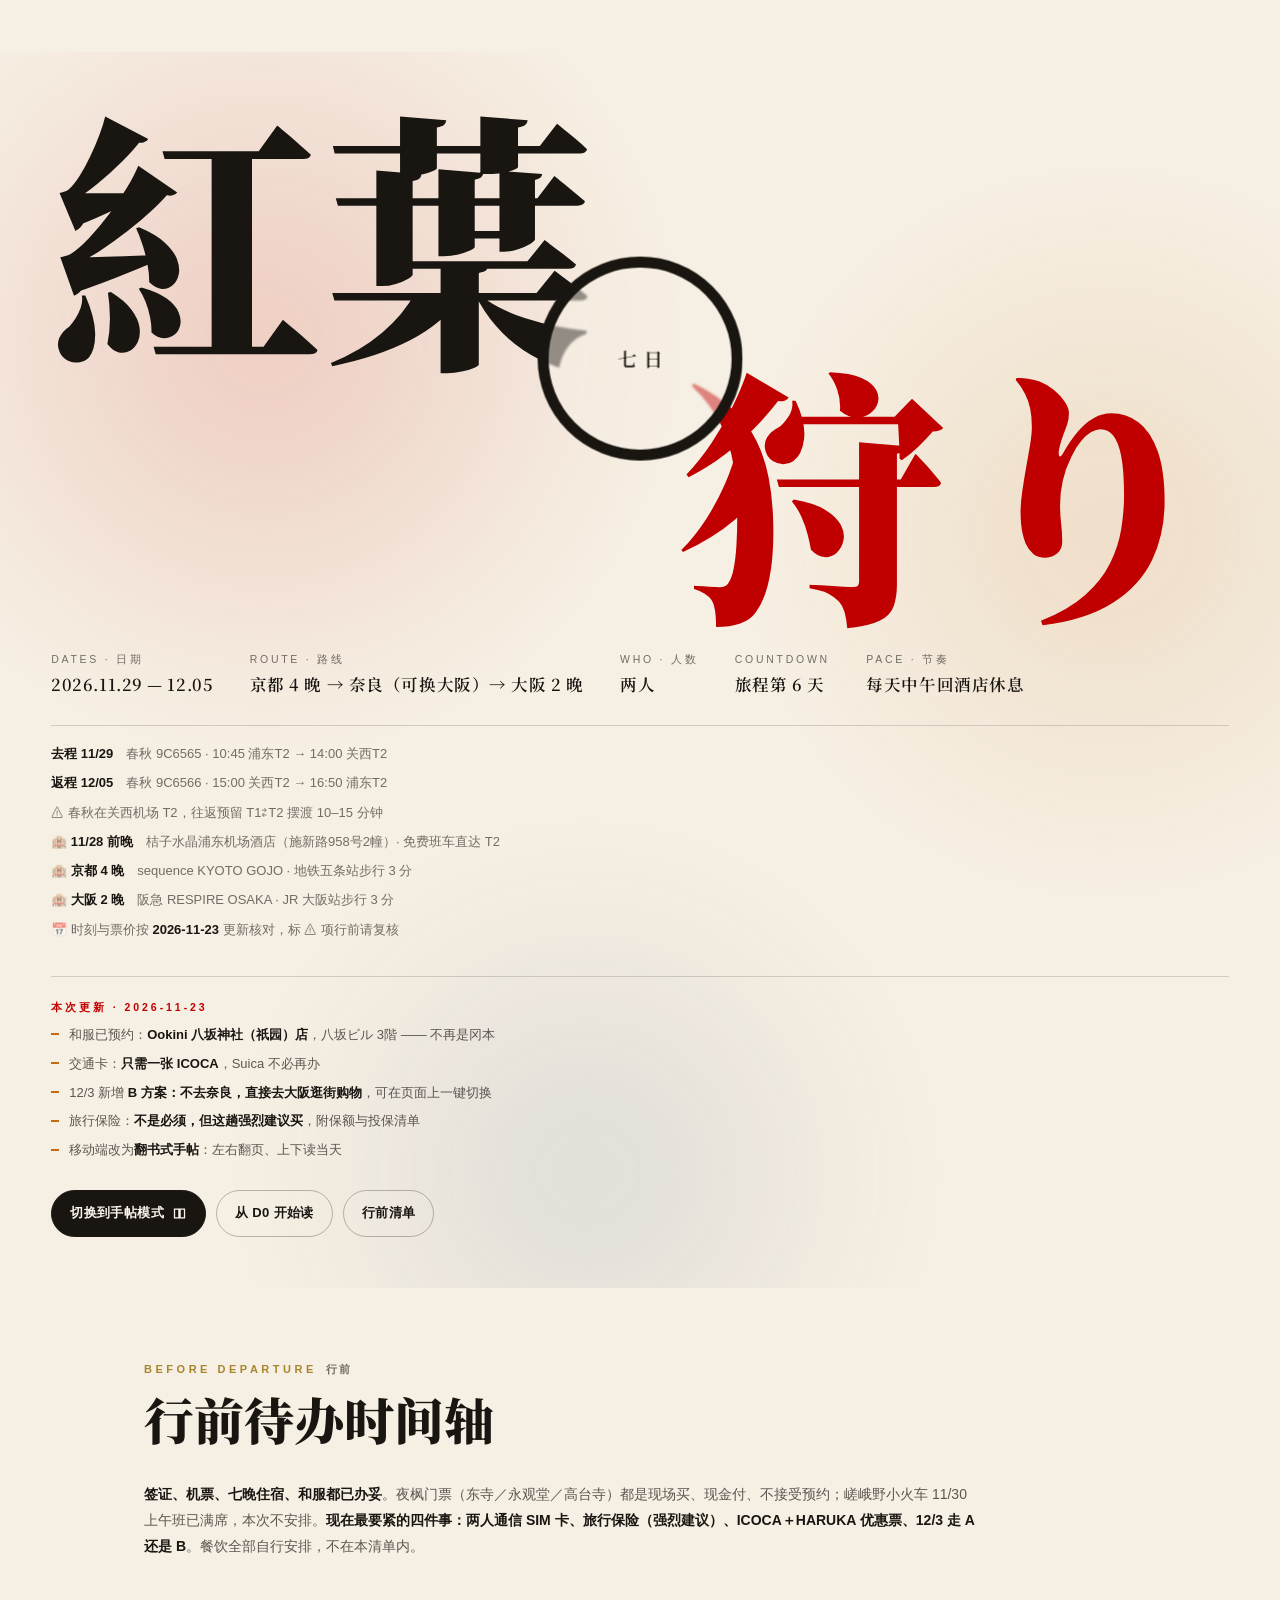
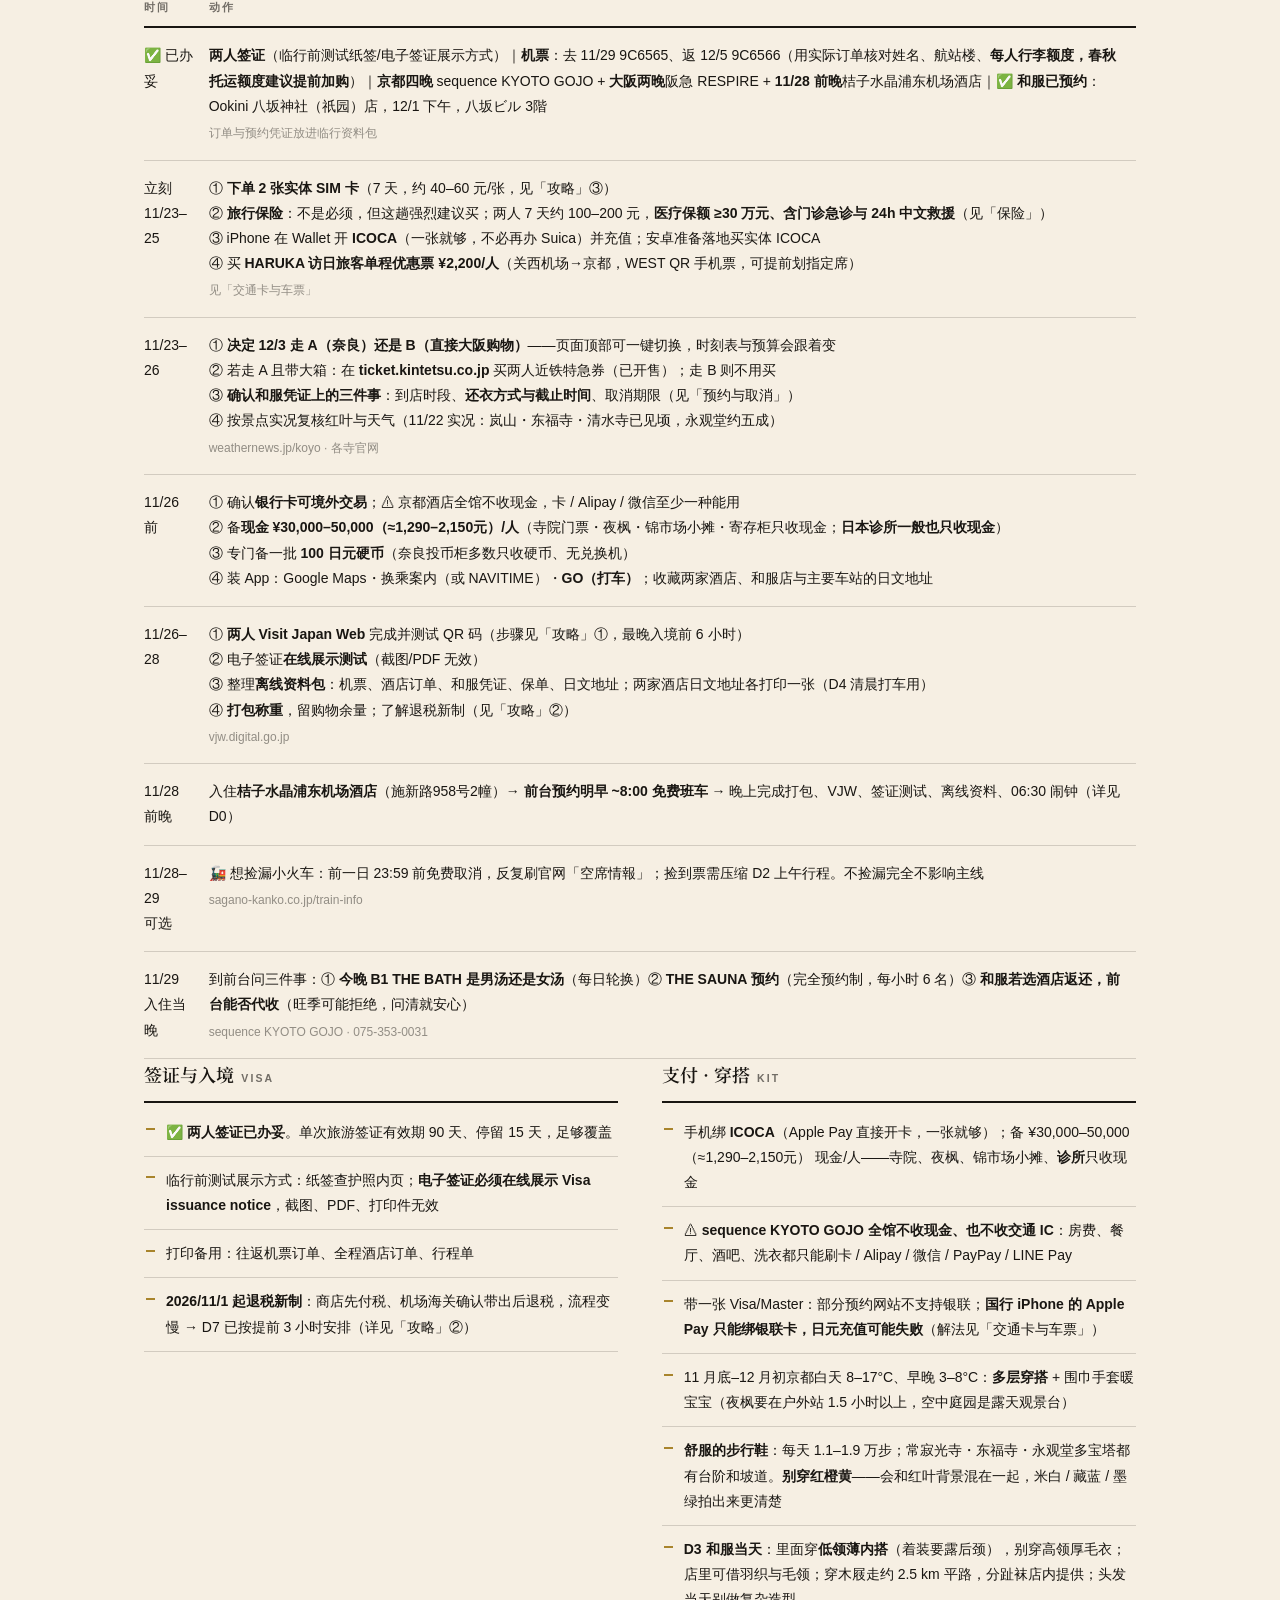
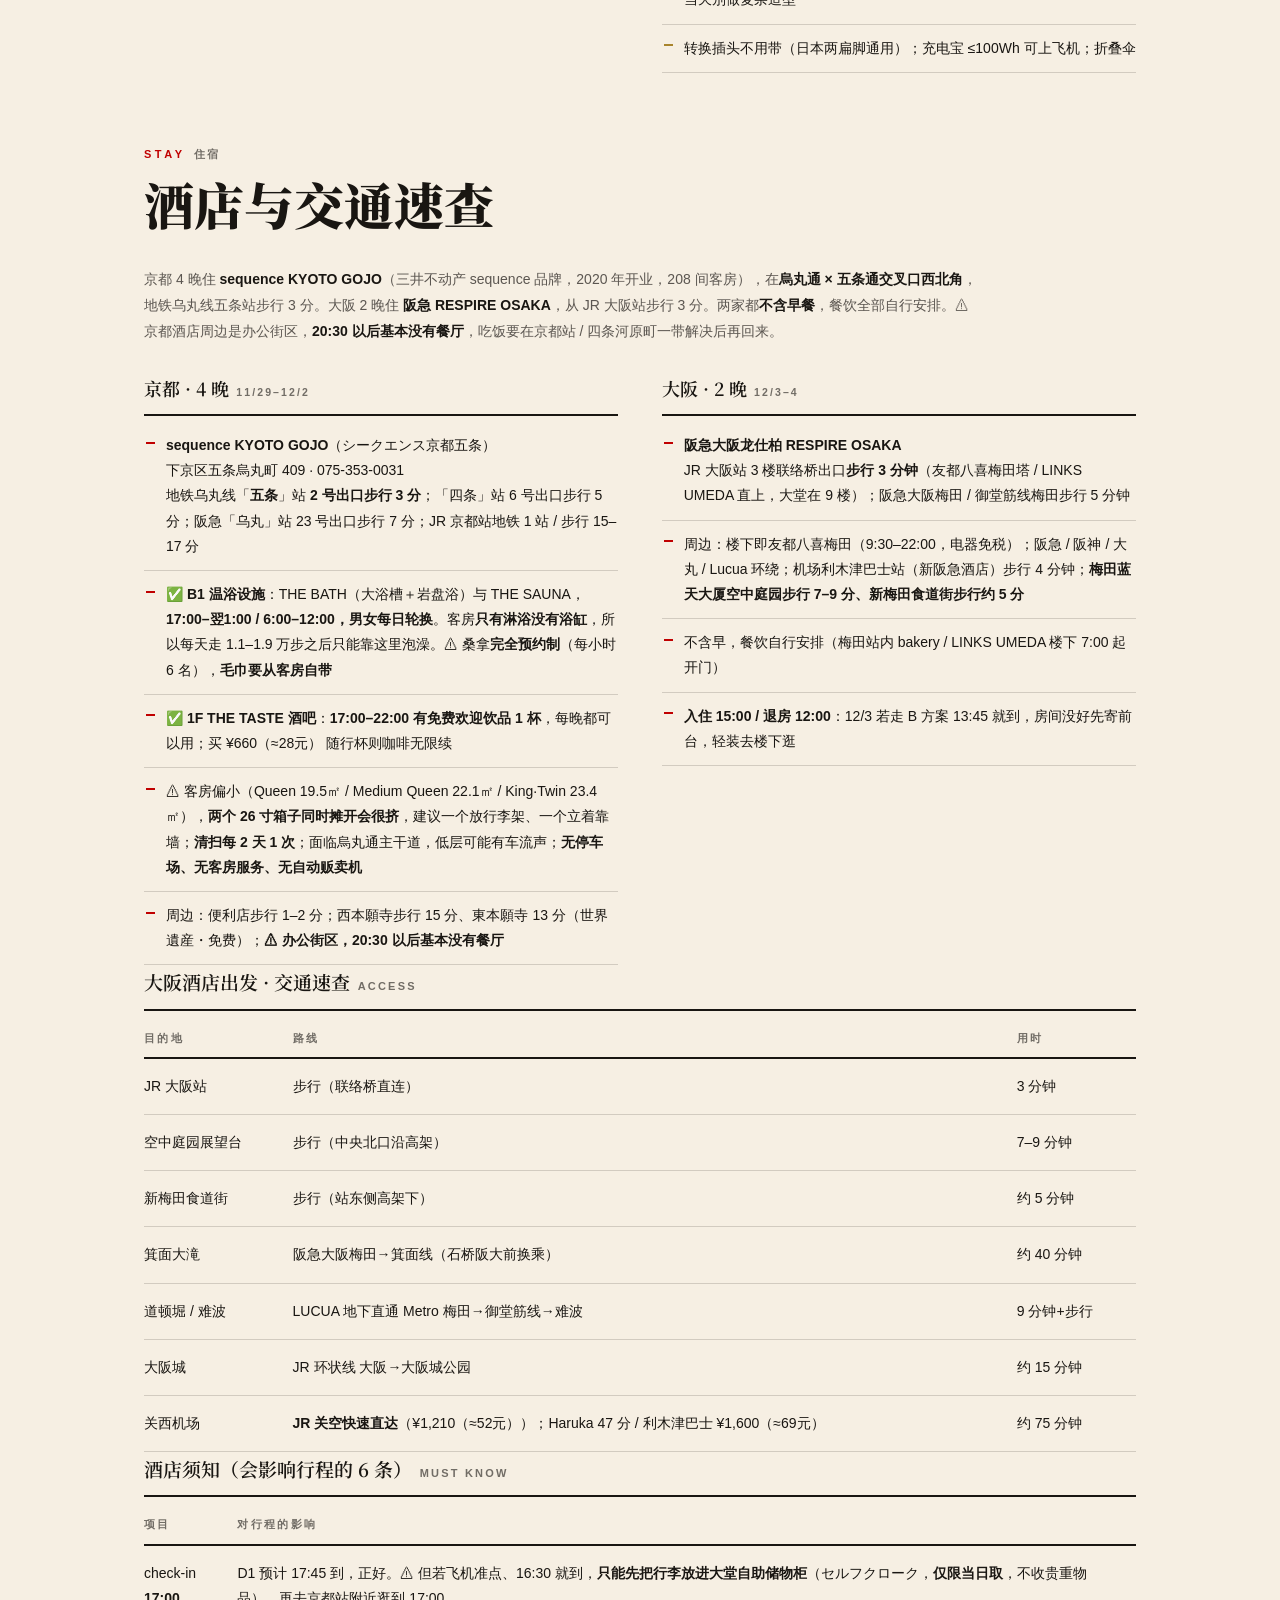
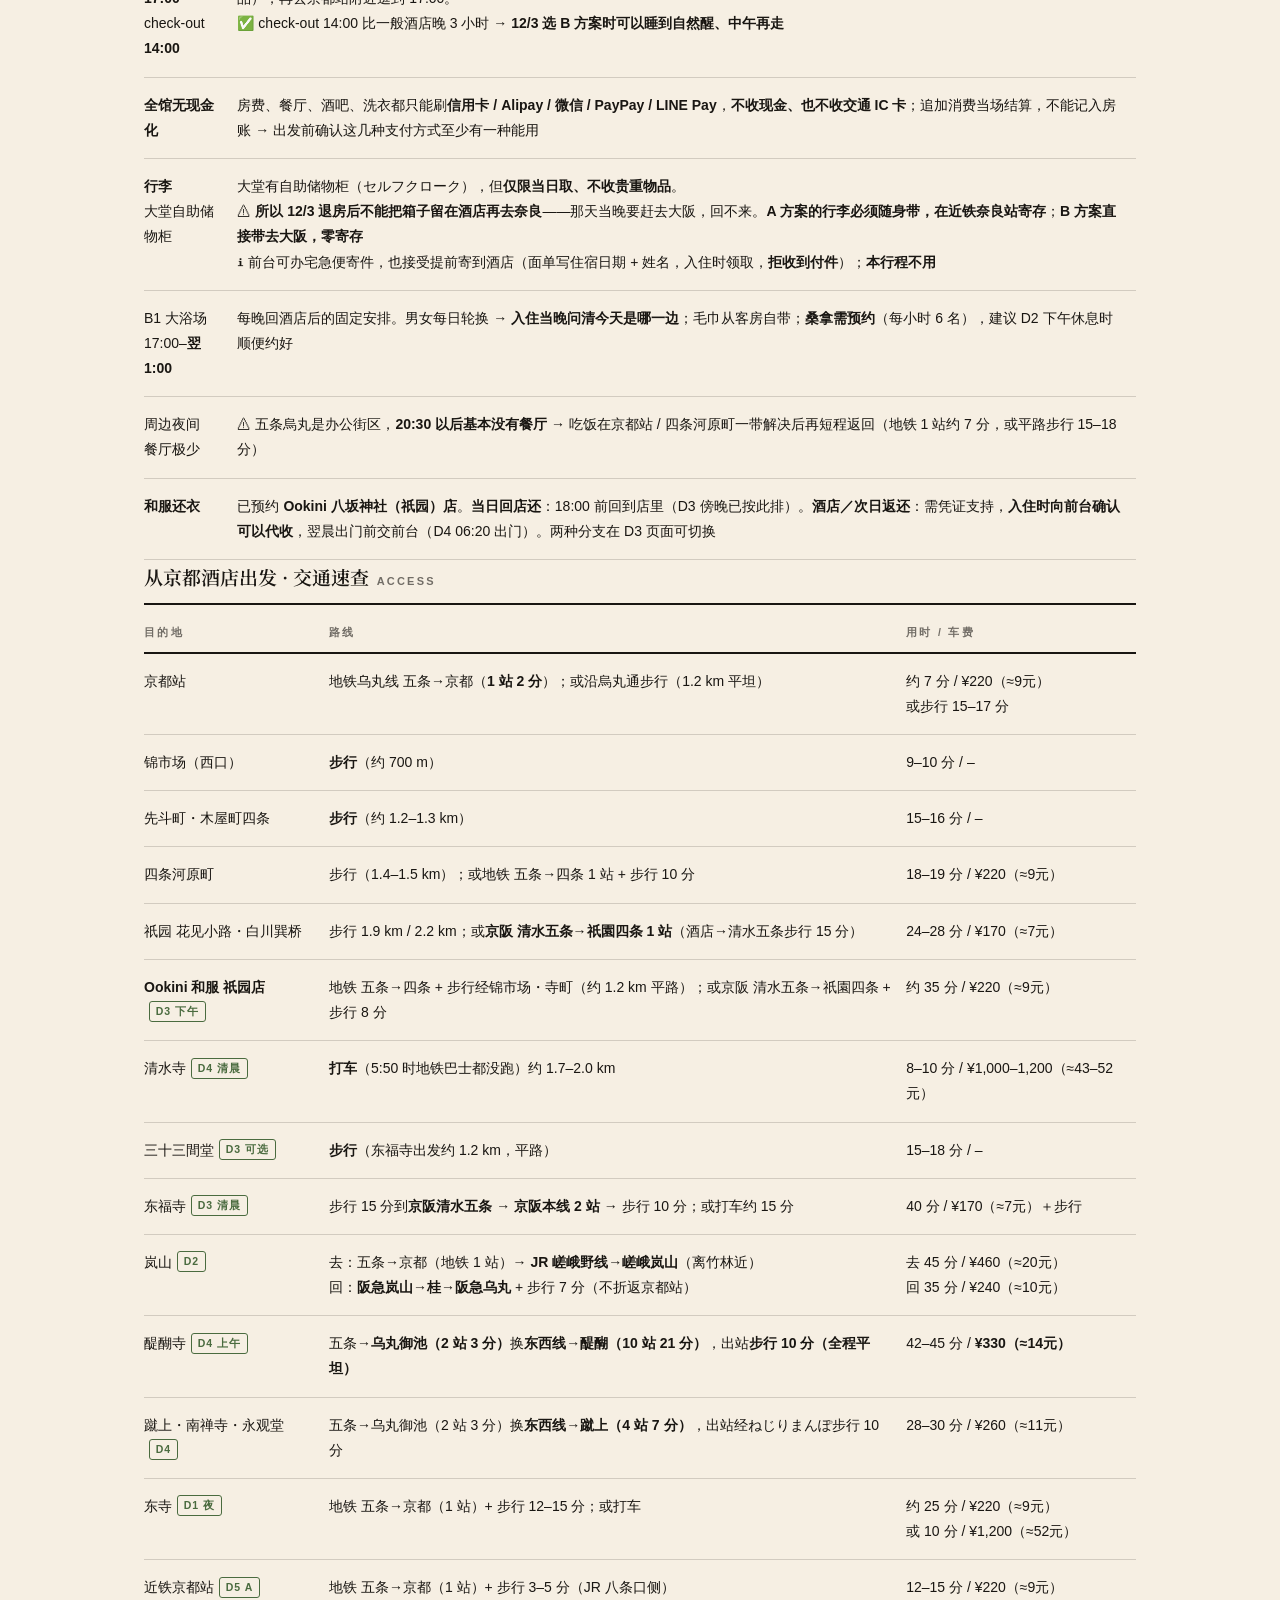
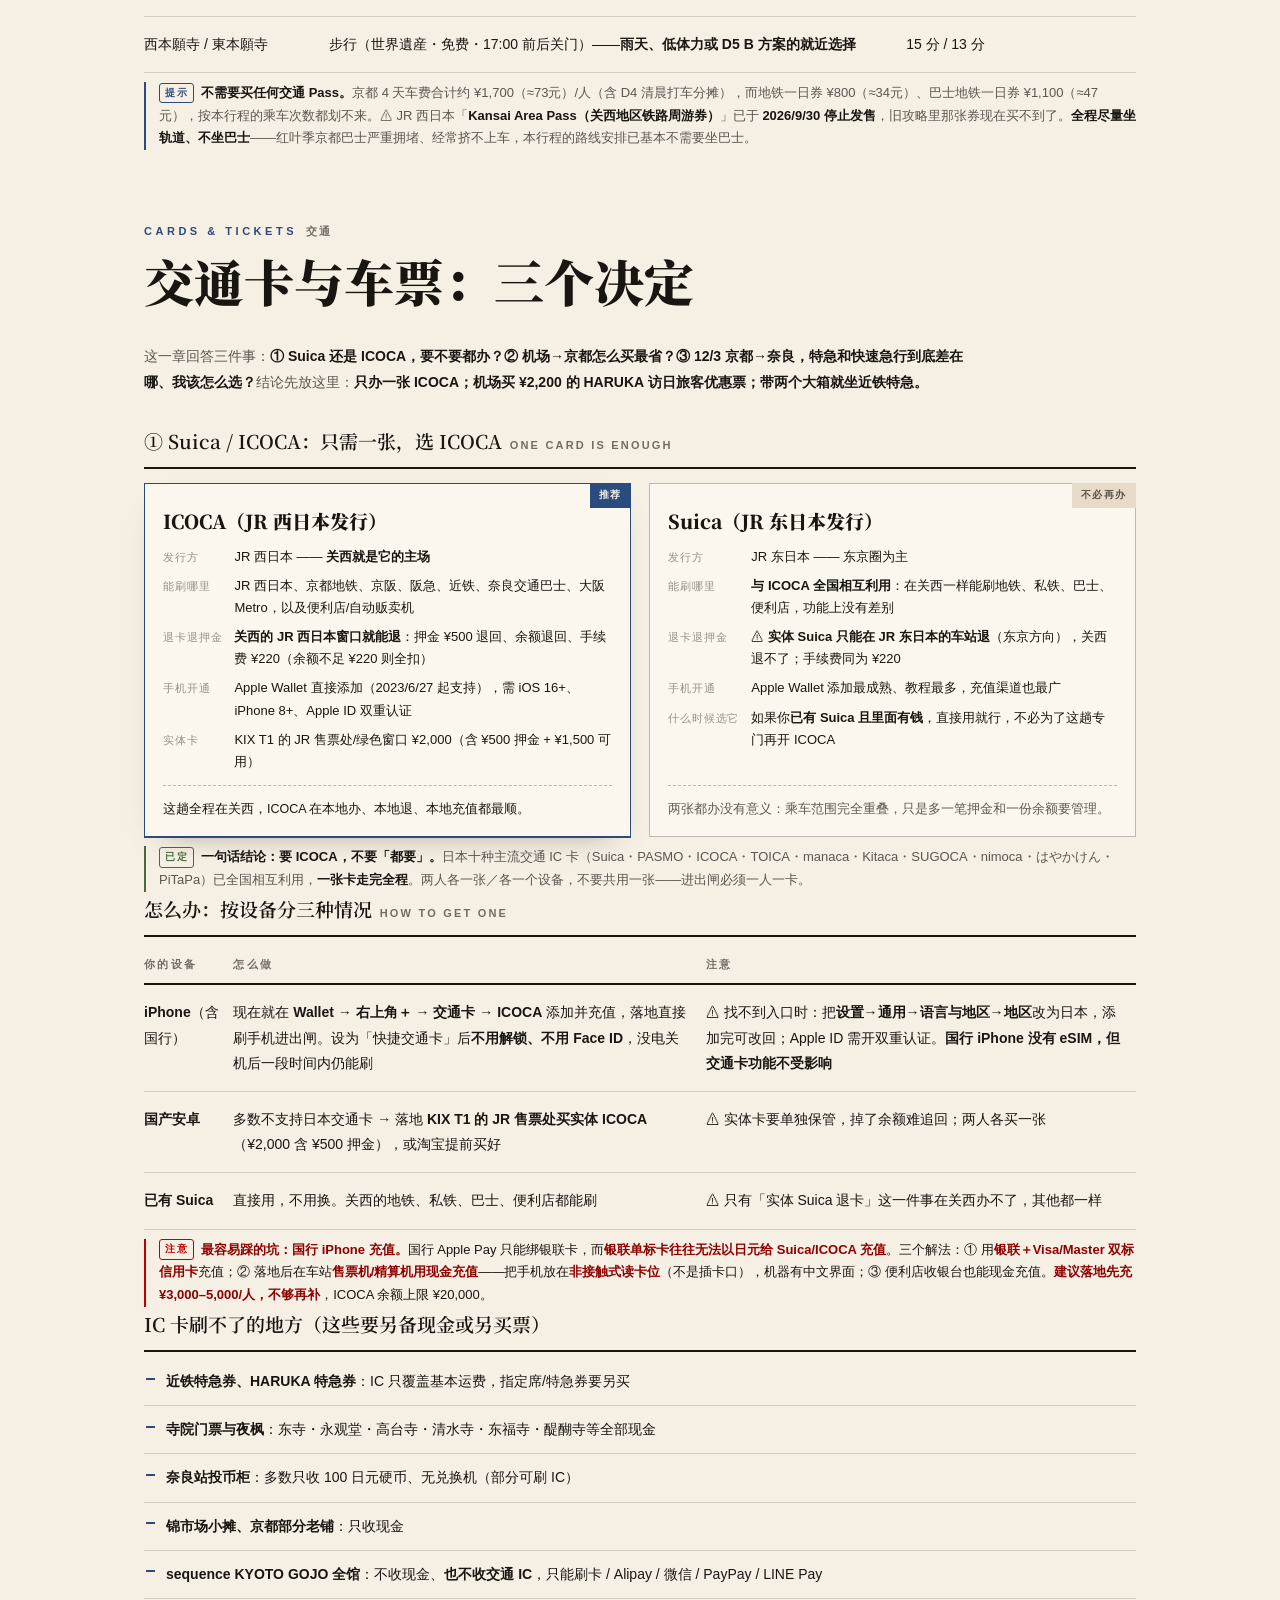
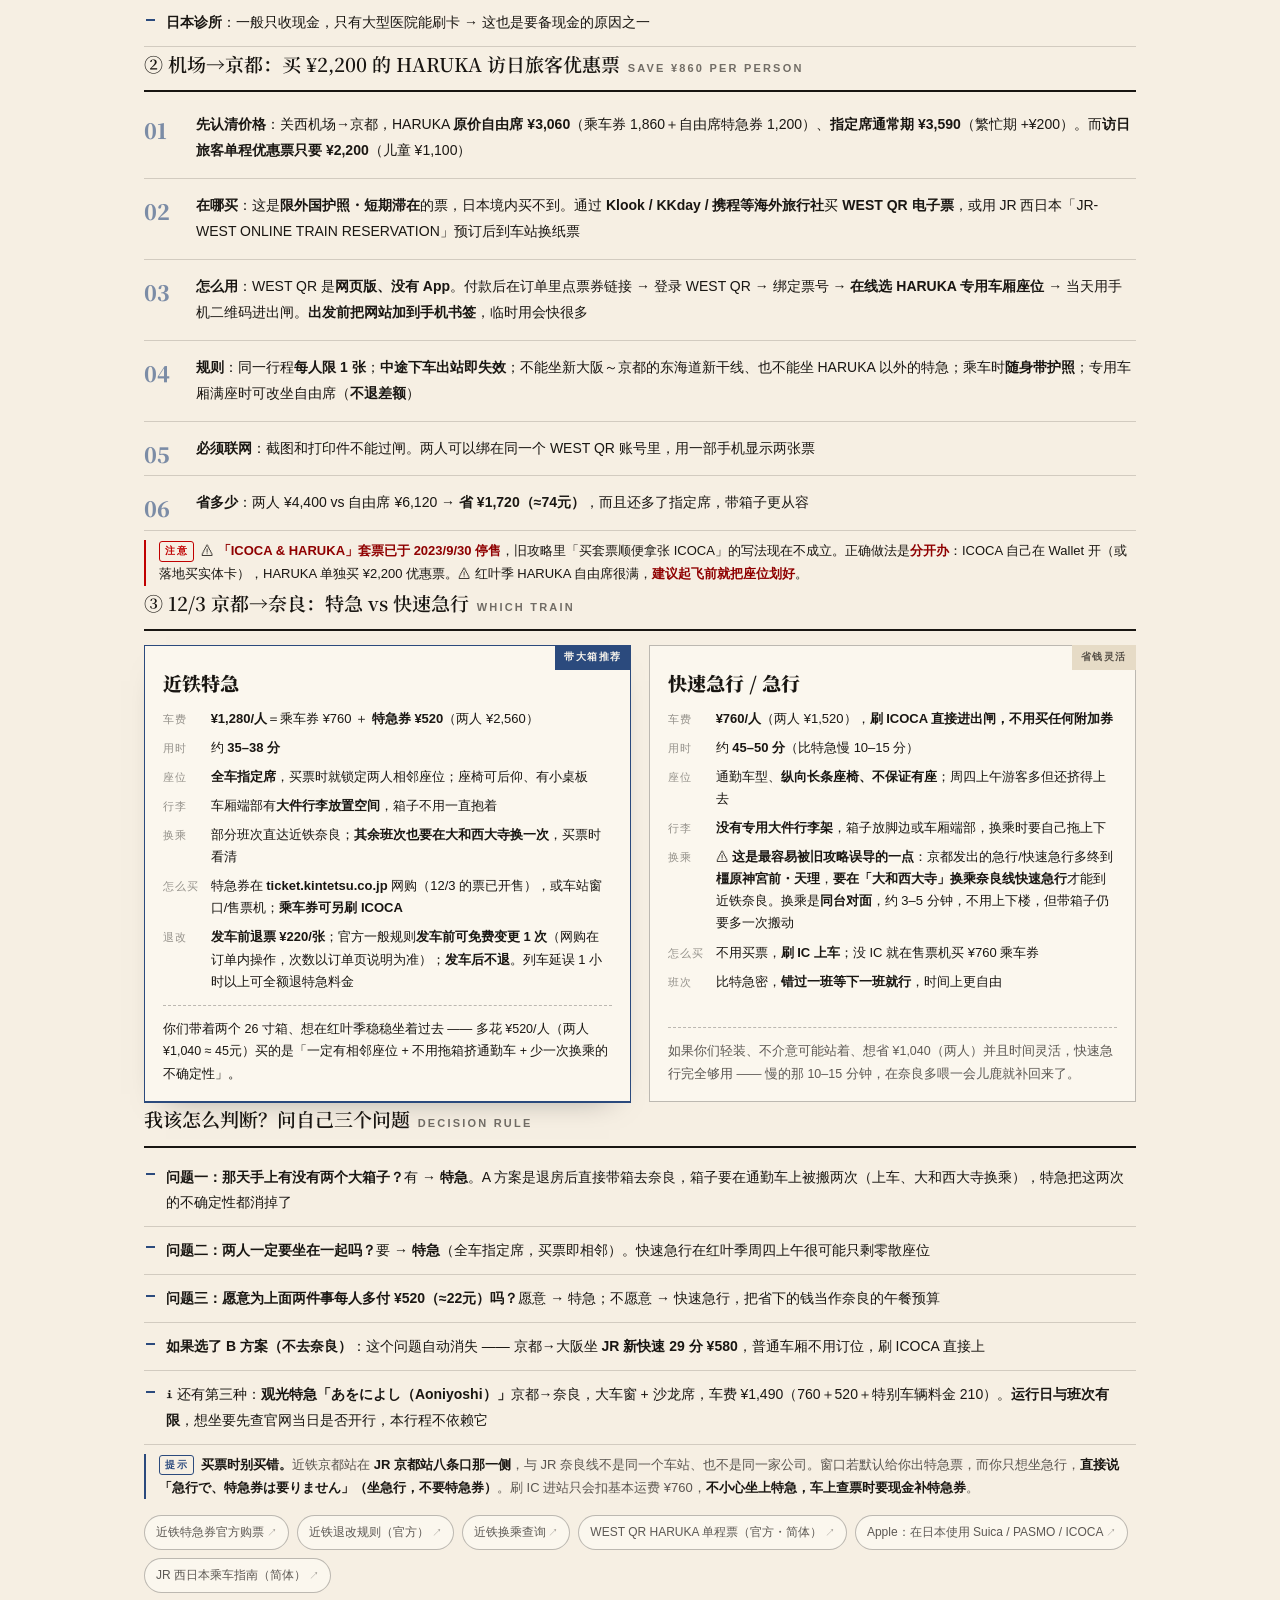
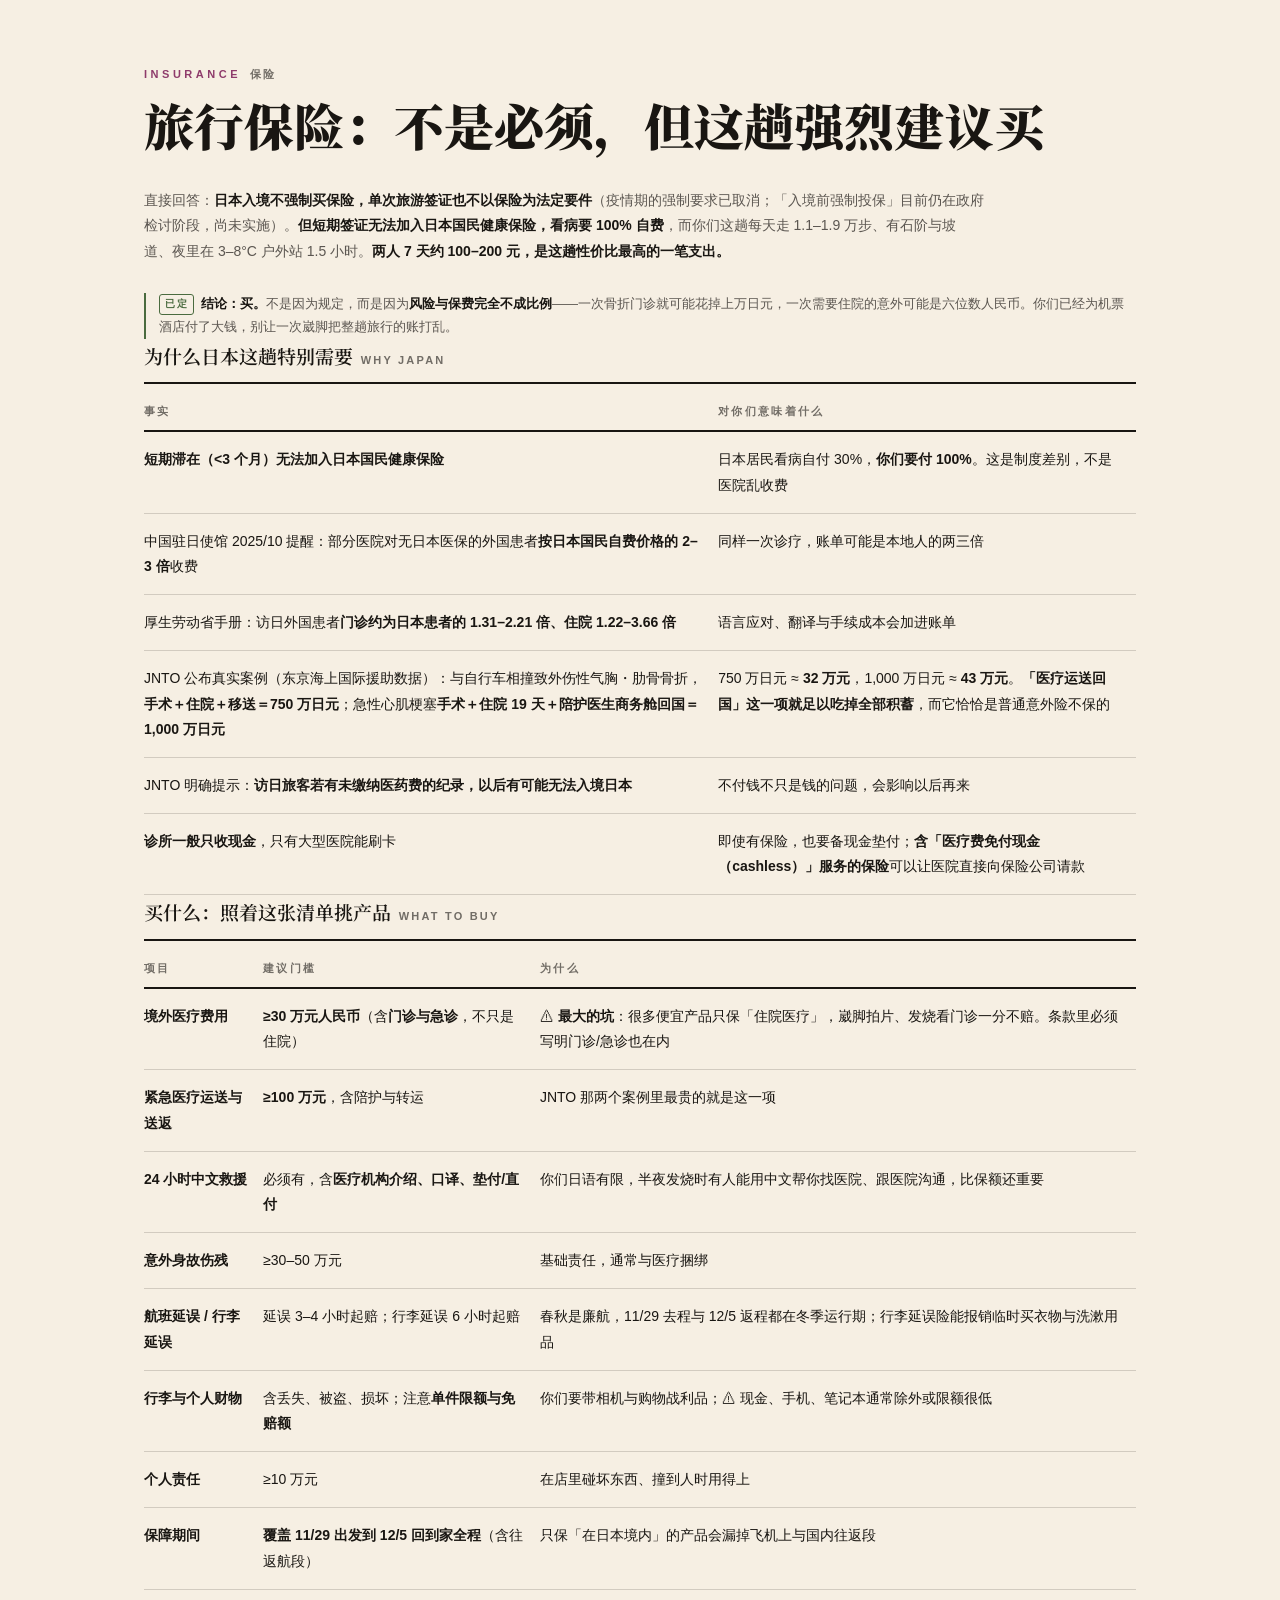
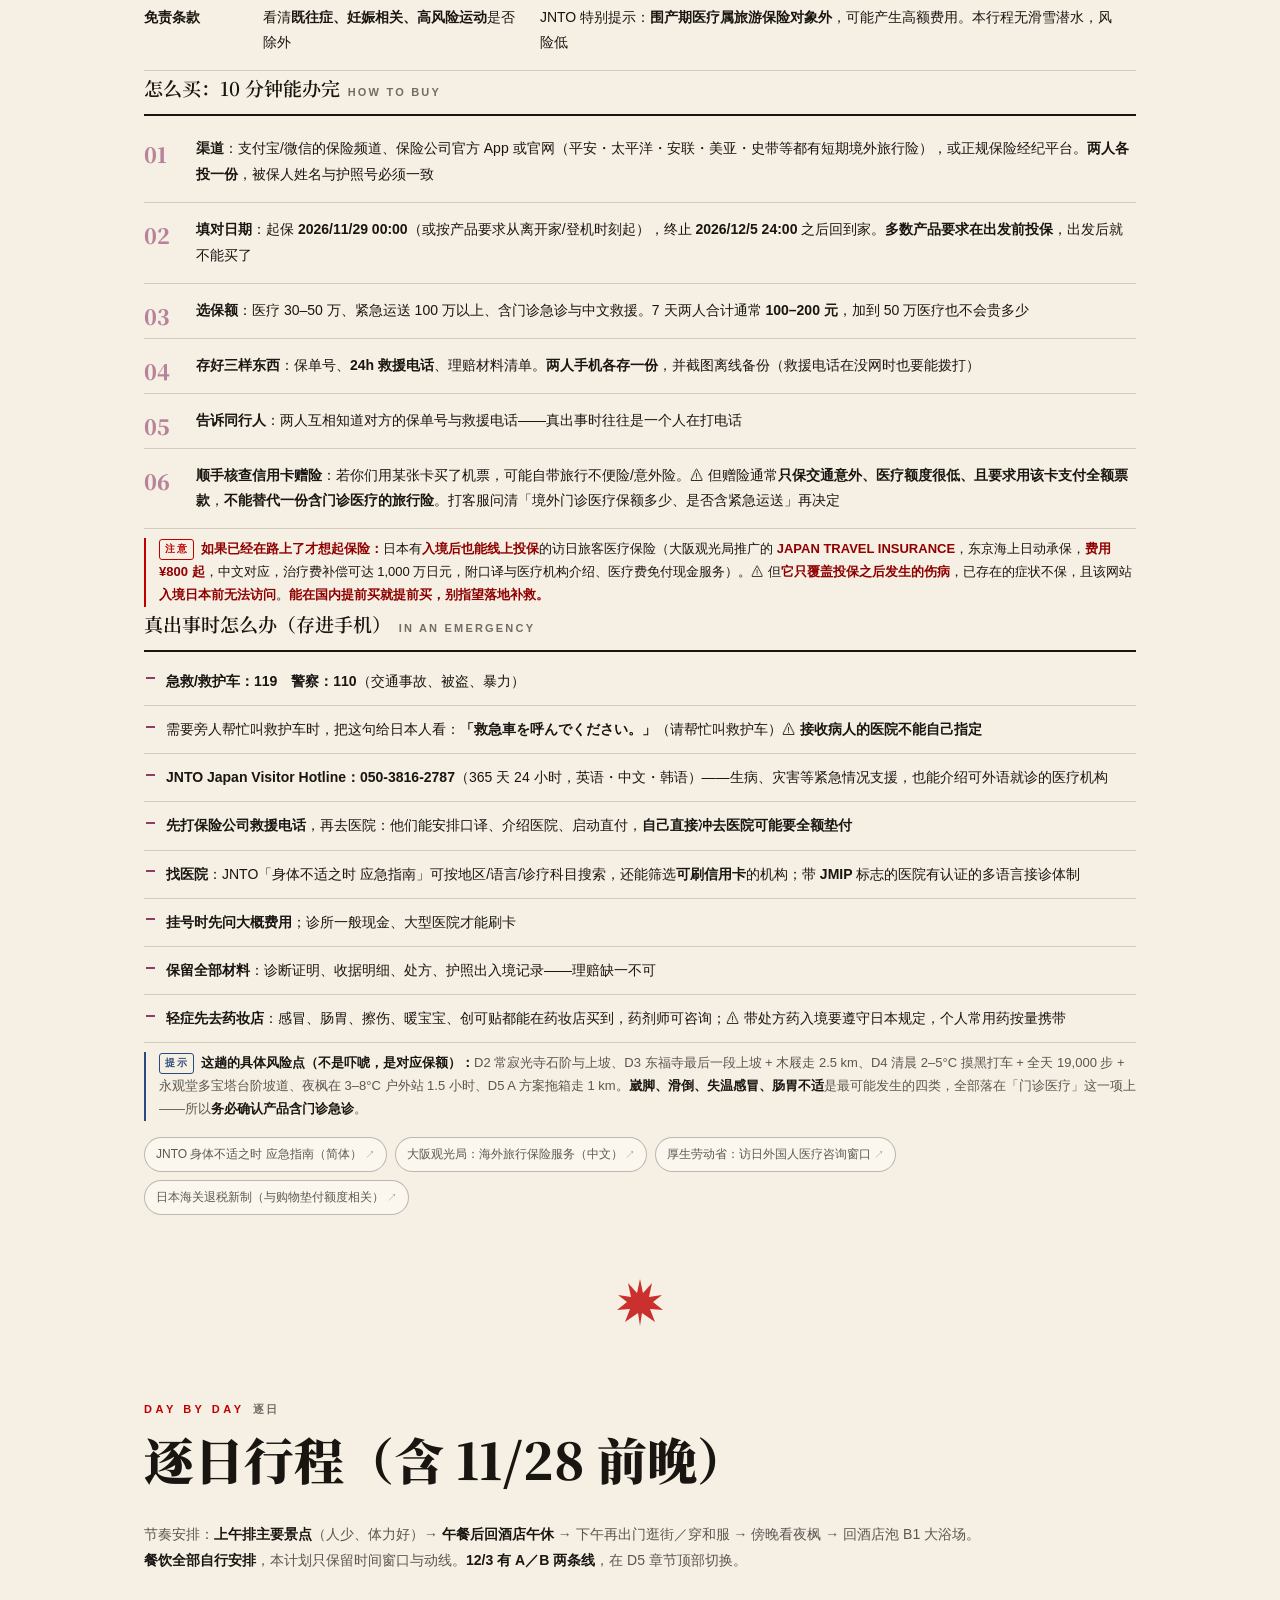
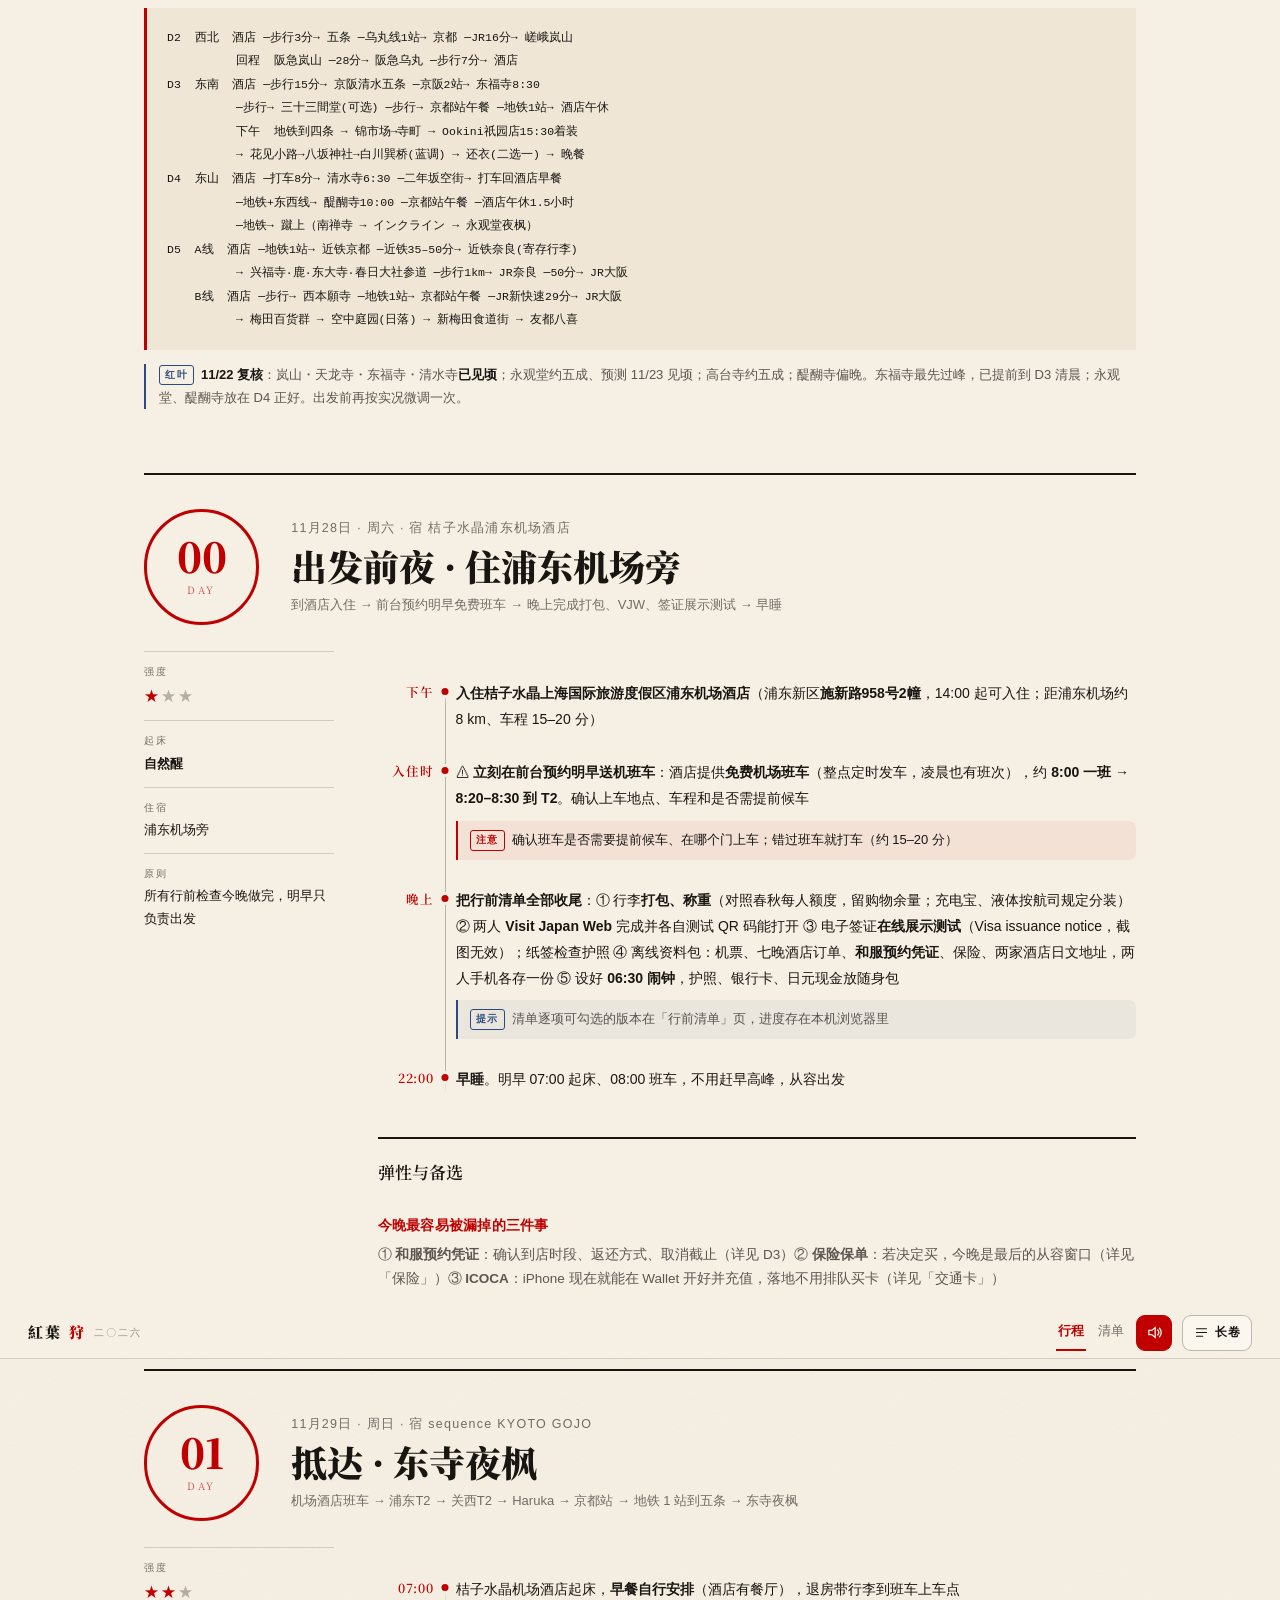
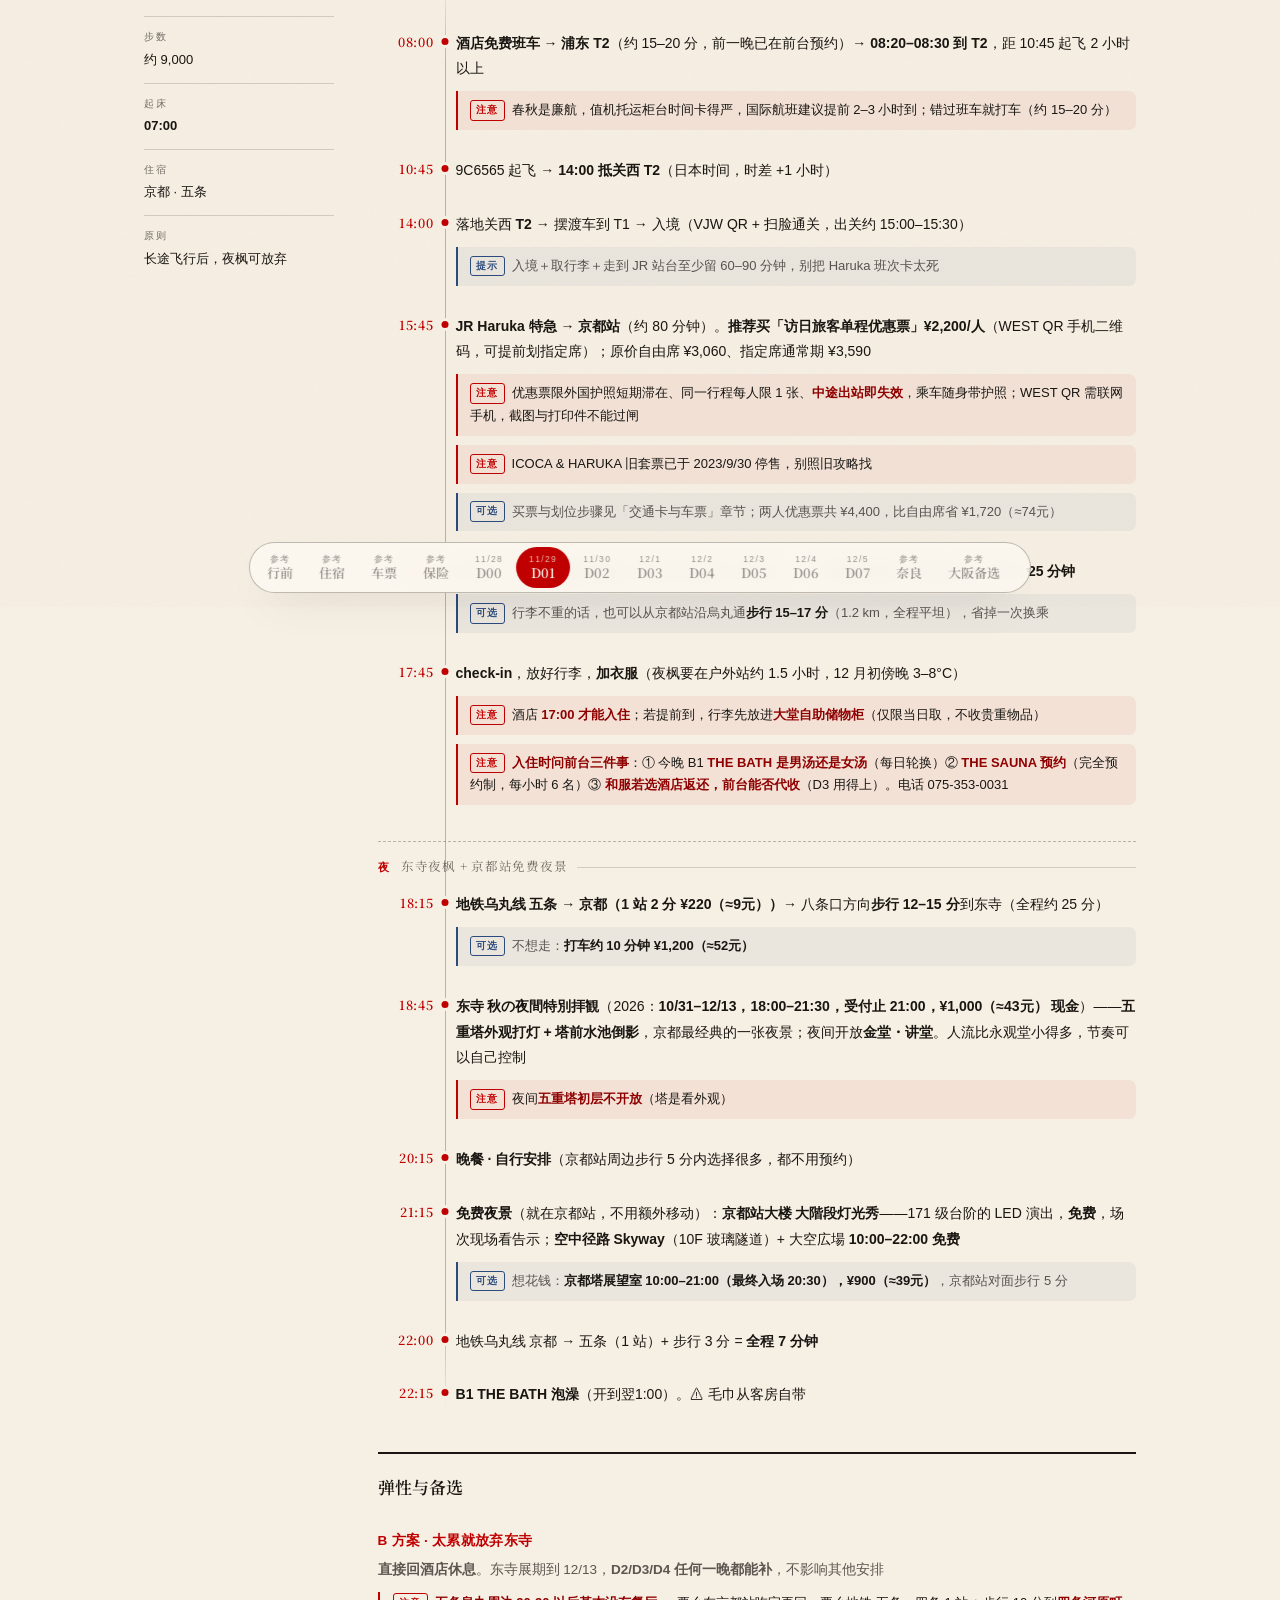
<file: kansai-momiji-2026-v2/index.html>
<!DOCTYPE html>
<html lang="zh-CN">
<head>
<meta charset="UTF-8">
<meta name="viewport" content="width=device-width, initial-scale=1.0, viewport-fit=cover">
<meta name="theme-color" content="#f6efe3">
<title>紅葉狩｜关西红叶季七日 2026.11.29–12.5</title>
<meta name="description" content="两人关西红叶七日：京都 4 晚（sequence KYOTO GOJO）+ 奈良半日（可换大阪购物）+ 大阪 2 晚（阪急 RESPIRE）。移动端翻书式手帖，左右翻页、上下读当天；含逐日时刻、交通车费、门票、和服（Ookini 祇园店已预约）、ICOCA 与 HARUKA 优惠票、近铁特急判断、旅行保险建议、行李寄存与雨天备案。">
<link rel="preconnect" href="https://fonts.googleapis.com">
<link rel="preconnect" href="https://fonts.gstatic.com" crossorigin>
<link href="https://fonts.googleapis.com/css2?family=Noto+Serif+SC:wght@400;600;900&display=swap" rel="stylesheet">
<link rel="stylesheet" href="trip.css">
</head>
<body class="mode-scroll">

<div class="grain" aria-hidden="true"></div>

<header class="topbar">
  <span class="mark">紅葉<em>狩</em><span class="yr">二〇二六</span></span>
  <span class="spacer"></span>
  <a class="tlink" href="./" aria-current="page">行程</a>
  <a class="tlink" href="checklist.html">清单</a>
  <button type="button" id="soundBtn" class="iconbtn" data-sound aria-pressed="true" aria-label="关闭音效"></button>
  <button type="button" id="modeBtn" class="modebtn" aria-pressed="false" aria-label="切换阅读模式">
    <svg id="modeIcon" viewBox="0 0 24 24" fill="none" stroke="currentColor" stroke-width="1.8" stroke-linecap="round"><path d="M4 6h16M4 12h16M4 18h10"/></svg>
    <span id="modeLabel">长卷</span>
  </button>
</header>

<!-- ===================== 长卷模式 ===================== -->
<div id="scrollRoot" class="scroll-root"></div>
<nav id="daynav" class="daynav" aria-label="章节导航"></nav>

<!-- ===================== 手帖模式 ===================== -->
<div id="bookRoot" class="book" hidden>
  <div class="stage" id="stage">
    <div class="spine" aria-hidden="true"></div>
    <div class="edges" aria-hidden="true"></div>
    <div class="stage-bar" id="stageBar">
      <span class="sb-id" id="sbId">紅葉狩</span>
      <span class="sb-t" id="sbT"></span>
      <span class="sb-branch" id="sbBranch"></span>
      <i class="prog" id="sbProg"></i>
    </div>
    <div class="hint" id="hint">
      <svg class="sw" viewBox="0 0 24 24" fill="none" stroke="currentColor" stroke-width="1.8" stroke-linecap="round"><path d="M8 7l-4 5 4 5M16 7l4 5-4 5"/></svg>
      左右滑动翻页 · 上下滚动读当天
    </div>
    <button type="button" class="curl" id="curl" aria-label="翻到下一页"></button>
  </div>
  <div class="book-bottom">
    <div class="pager">
      <button type="button" id="prevBtn" class="navbtn" aria-label="上一页">
        <svg viewBox="0 0 24 24" fill="none" stroke="currentColor" stroke-width="2" stroke-linecap="round"><path d="M15 6l-6 6 6 6"/></svg>
      </button>
      <div class="chips" id="chips" role="tablist" aria-label="按日期翻页"></div>
      <button type="button" id="nextBtn" class="navbtn" aria-label="下一页">
        <svg viewBox="0 0 24 24" fill="none" stroke="currentColor" stroke-width="2" stroke-linecap="round"><path d="M9 6l6 6-6 6"/></svg>
      </button>
    </div>
    <div class="book-meta">
      <span class="pg" id="pgNow">1 / 18</span>
      <span class="hintline">滑动翻页 · 滚动读当天 · ←/→ 键也可以</span>
      <span>
        <button type="button" id="todayBtn" hidden>回到今天</button>
        <button type="button" data-toc>目录</button>
      </span>
    </div>
  </div>
</div>

<!-- ===================== 目录 ===================== -->
<div class="toc" id="toc" role="dialog" aria-modal="true" aria-label="目录">
  <div class="toc-bg" data-toc-close></div>
  <div class="toc-panel">
    <div class="toc-head">
      <h2>目录 · 全 18 页</h2>
      <button type="button" class="x" data-toc-close aria-label="关闭目录">
        <svg viewBox="0 0 24 24" width="15" height="15" fill="none" stroke="currentColor" stroke-width="2" stroke-linecap="round"><path d="M6 6l12 12M18 6L6 18"/></svg>
      </button>
    </div>
    <div id="tocBody"></div>
    <div class="toc-foot">
      <a class="btn ghost" href="checklist.html">行前清单</a>
      <button type="button" class="btn ghost" data-mode="scroll">切到长卷模式</button>
    </div>
  </div>
</div>

<div id="toast" class="toast" role="status" aria-live="polite"></div>

<noscript>
  <main style="max-width:760px;margin:0 auto;padding:80px 22px 60px">
    <h1 style="font-family:'Noto Serif SC',serif;font-size:32px;margin-bottom:12px">紅葉狩 · 关西红叶季七日</h1>
    <p style="font-size:14px;color:rgba(25,22,18,.7);margin-bottom:20px">本页的翻书阅读与方案切换需要 JavaScript。以下是行程骨架，启用 JavaScript 后可看到逐日时刻、注意事项与备选方案。</p>
    <ul style="font-size:14px;line-height:2.1;padding-left:20px">
      <li><b>11/28 前晚</b>　宿桔子水晶浦东机场酒店，前台预约明早 08:00 免费班车</li>
      <li><b>D1 11/29</b>　9C6565 10:45 浦东T2 → 14:00 关西T2 → HARUKA → 京都 → 东寺夜枫（可放弃）</li>
      <li><b>D2 11/30</b>　岚山：竹林小径・常寂光寺・天龙寺・渡月桥 → 午休 → 鴨川・先斗町</li>
      <li><b>D3 12/1</b>　东福寺 8:30 开门 → 三十三間堂（可选）→ 午休 → 锦市场・寺町 → Ookini 祇园店和服 → 花见小路・八坂神社・白川巽桥蓝调</li>
      <li><b>D4 12/2</b>　清水寺 6:30 清晨 → 二年坂 → 醍醐寺 10:00 → 午休 1.5 小时 → 南禅寺・蹴上インクライン → 永观堂夜枫 17:30</li>
      <li><b>D5 12/3</b>　A：近铁奈良（寄存行李）→ 鹿・东大寺・春日大社参道 → JR 大阪；B：京都收尾 → JR 新快速 29 分 → 梅田购物 → 空中庭园日落</li>
      <li><b>D6 12/4</b>　箕面大滝 / 大阪城 / 梅田购物 → 傍晚观景 → 新梅田食道街 → 打包称重</li>
      <li><b>D7 12/5</b>　09:45 退房 → JR 关空快速 → 12:00 前到 T2 → 海关退税确认 → 9C6566 15:00 → 16:50 浦东</li>
    </ul>
    <p style="margin-top:22px"><a href="checklist.html" style="color:#c00000;border-bottom:1px solid #c00000">行前清单（同样需要 JavaScript）</a></p>
  </main>
</noscript>

<script src="trip-data.js"></script>
<script src="trip-ref.js"></script>
<script src="trip.js"></script>
</body>
</html>
</file>
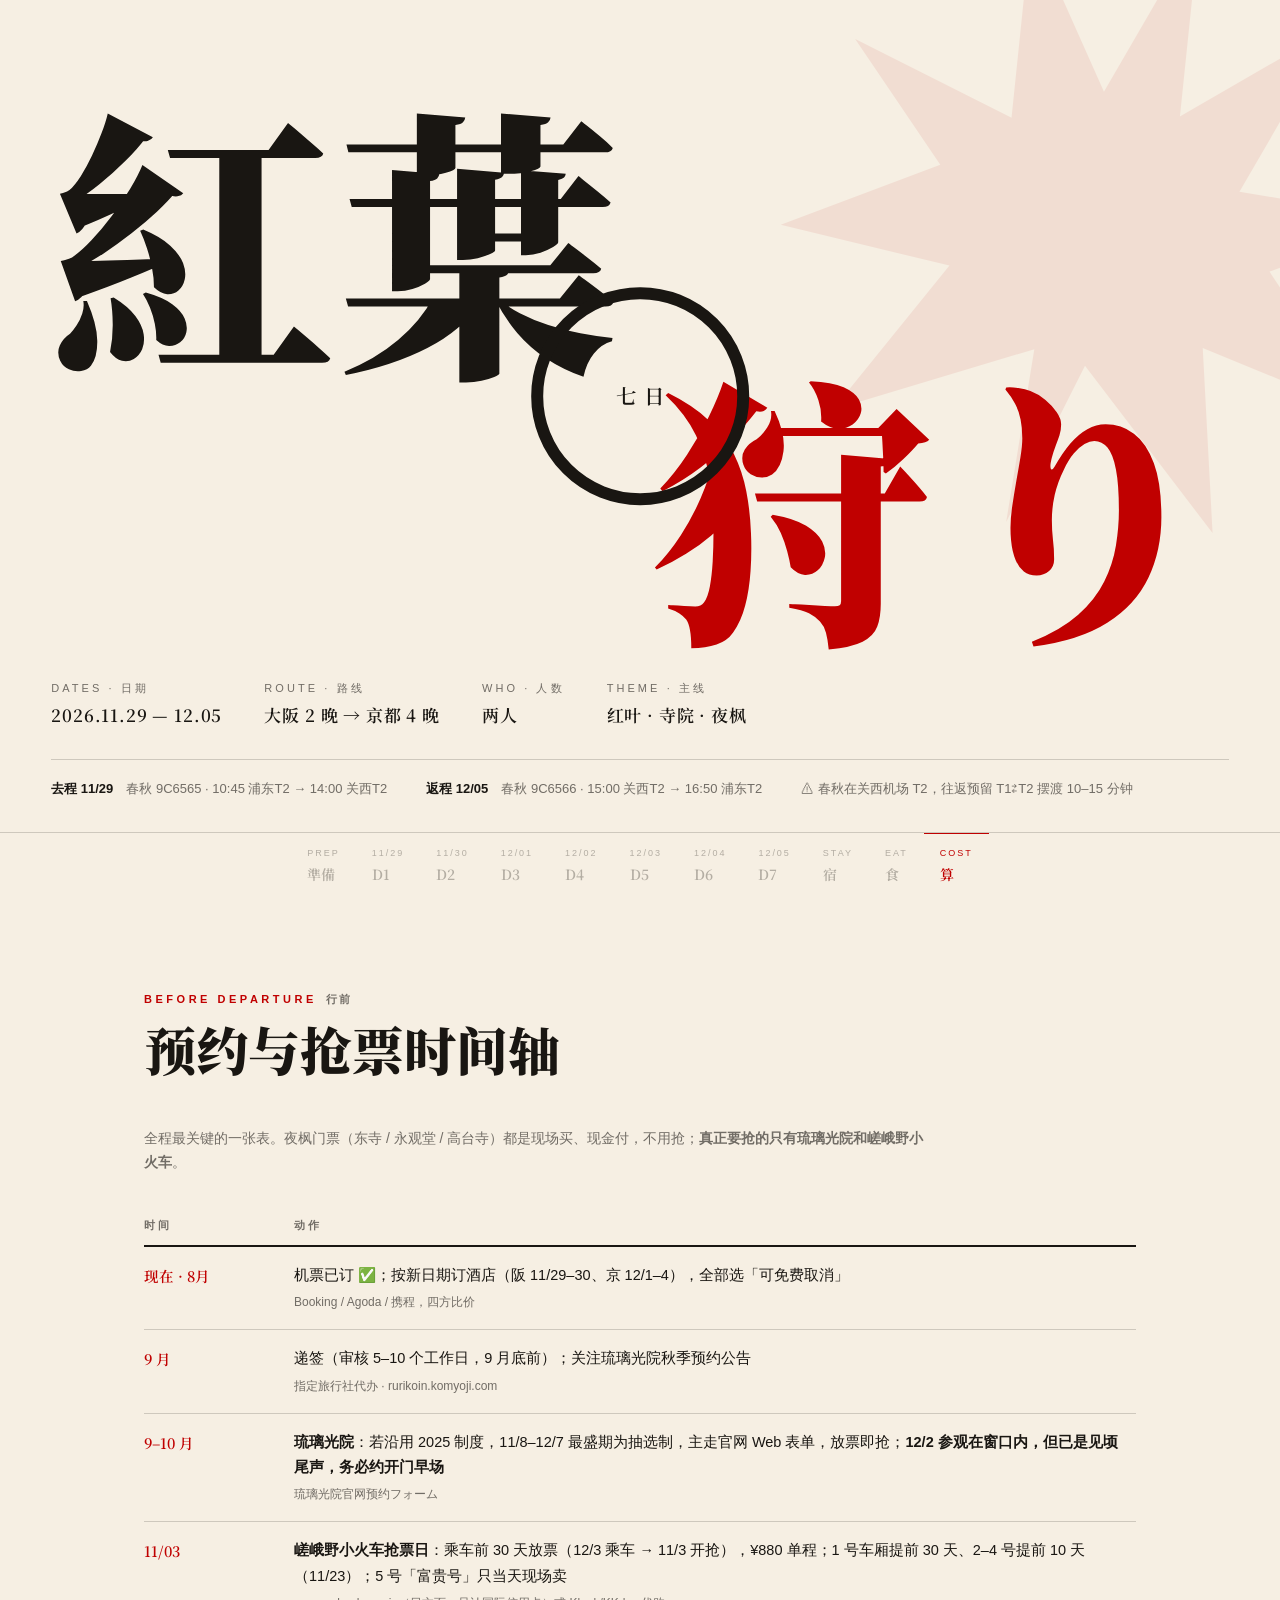
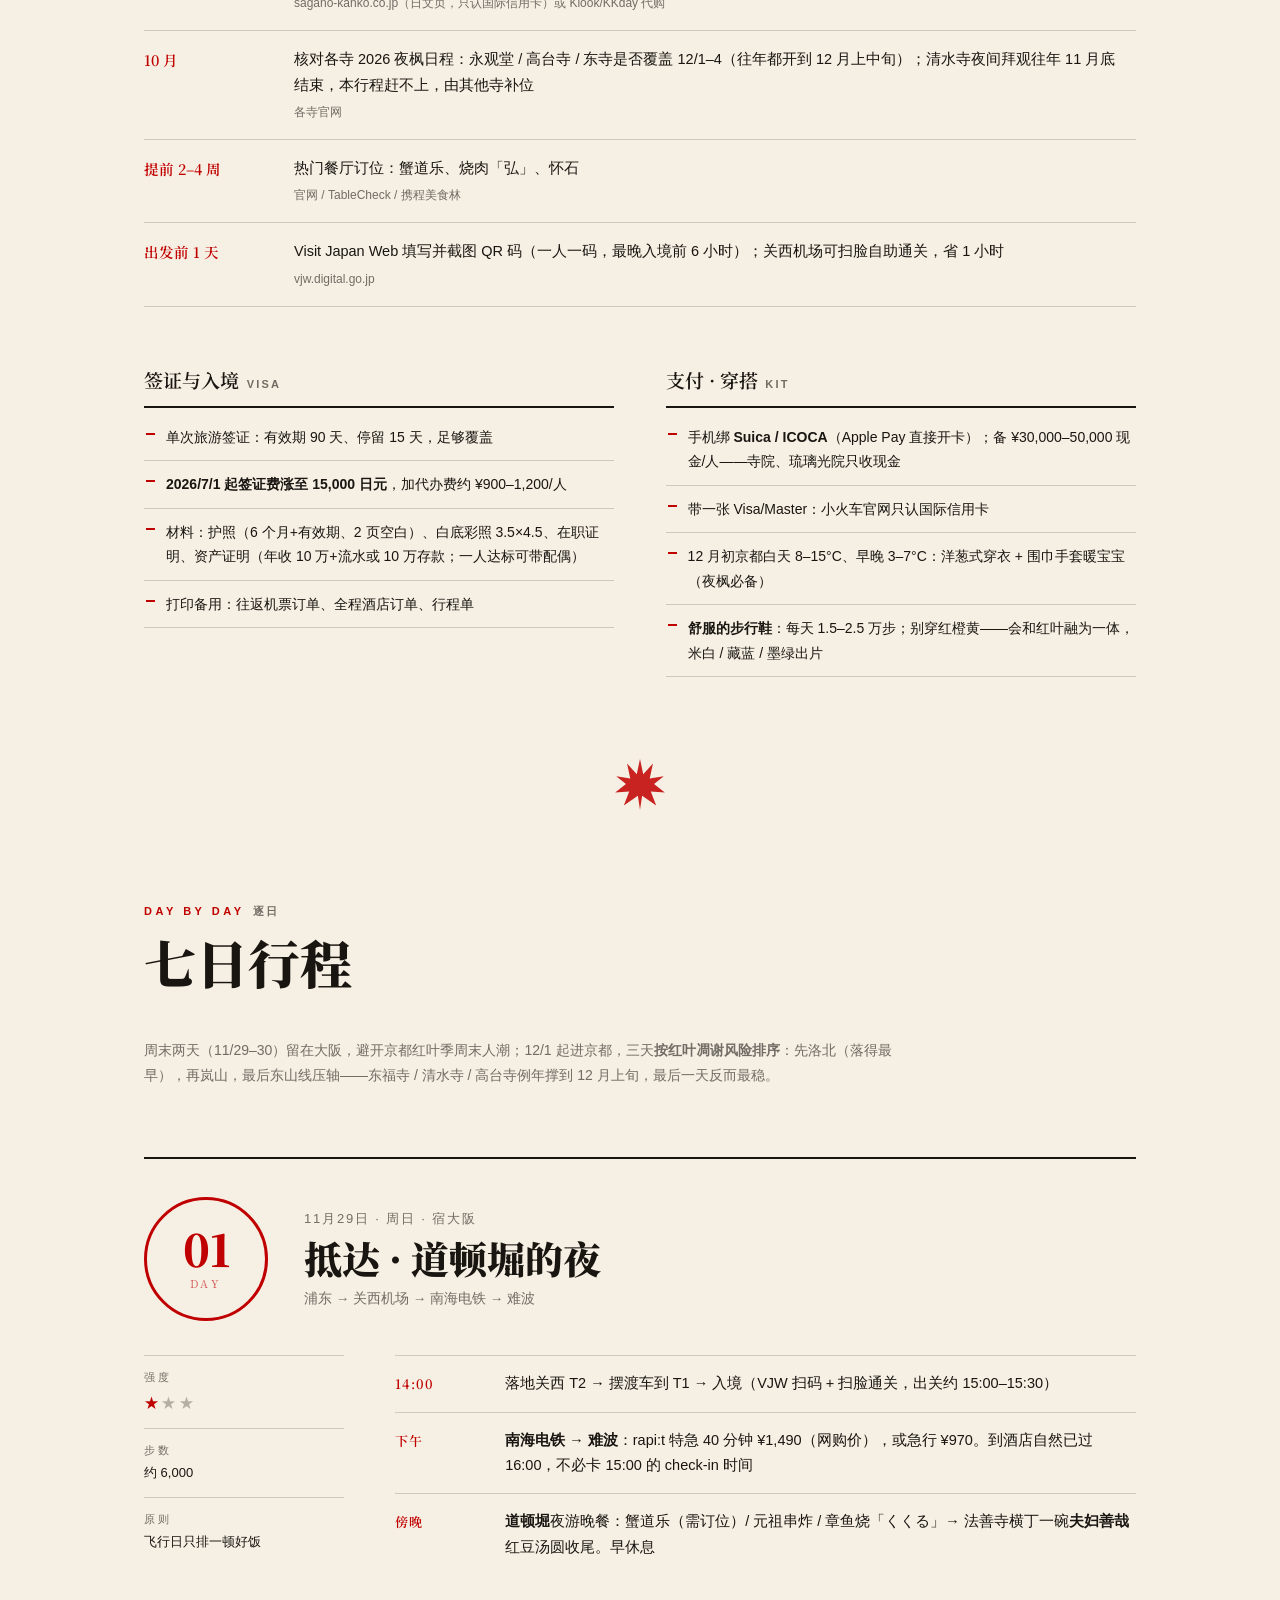
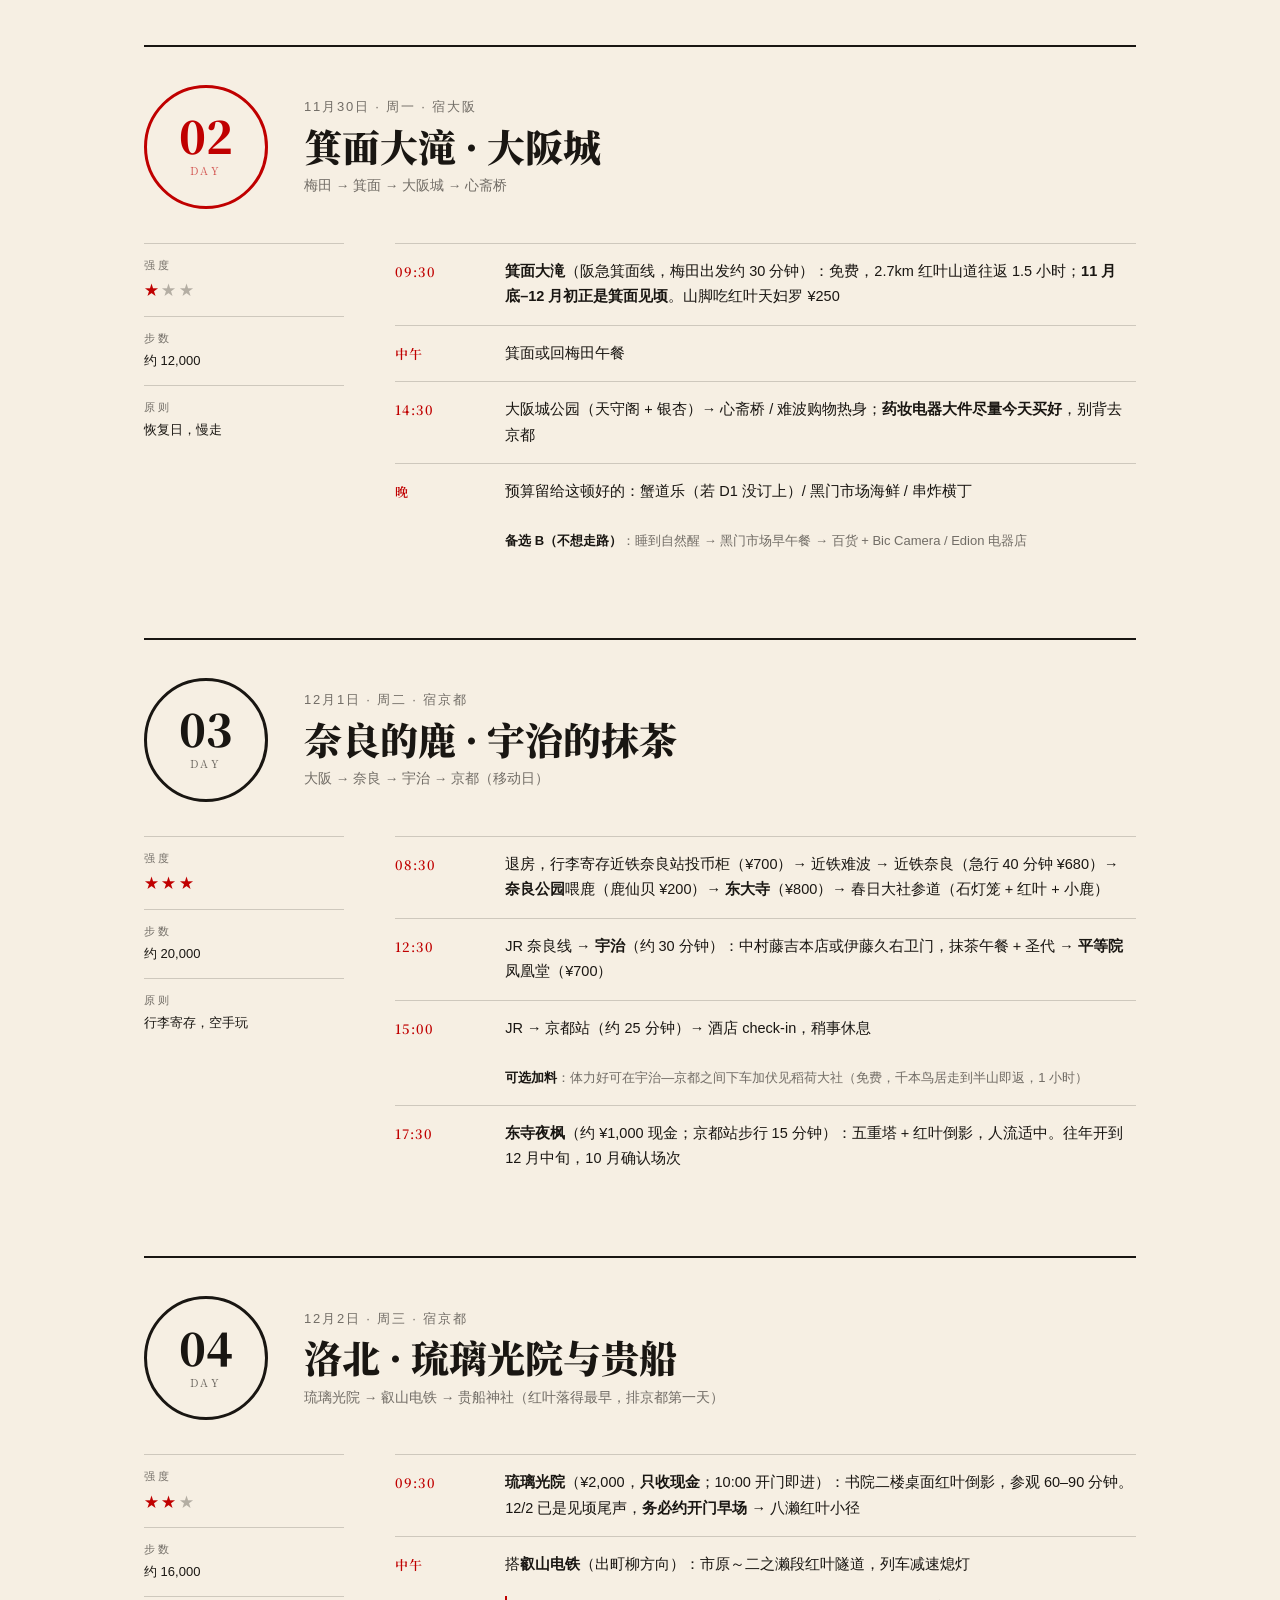
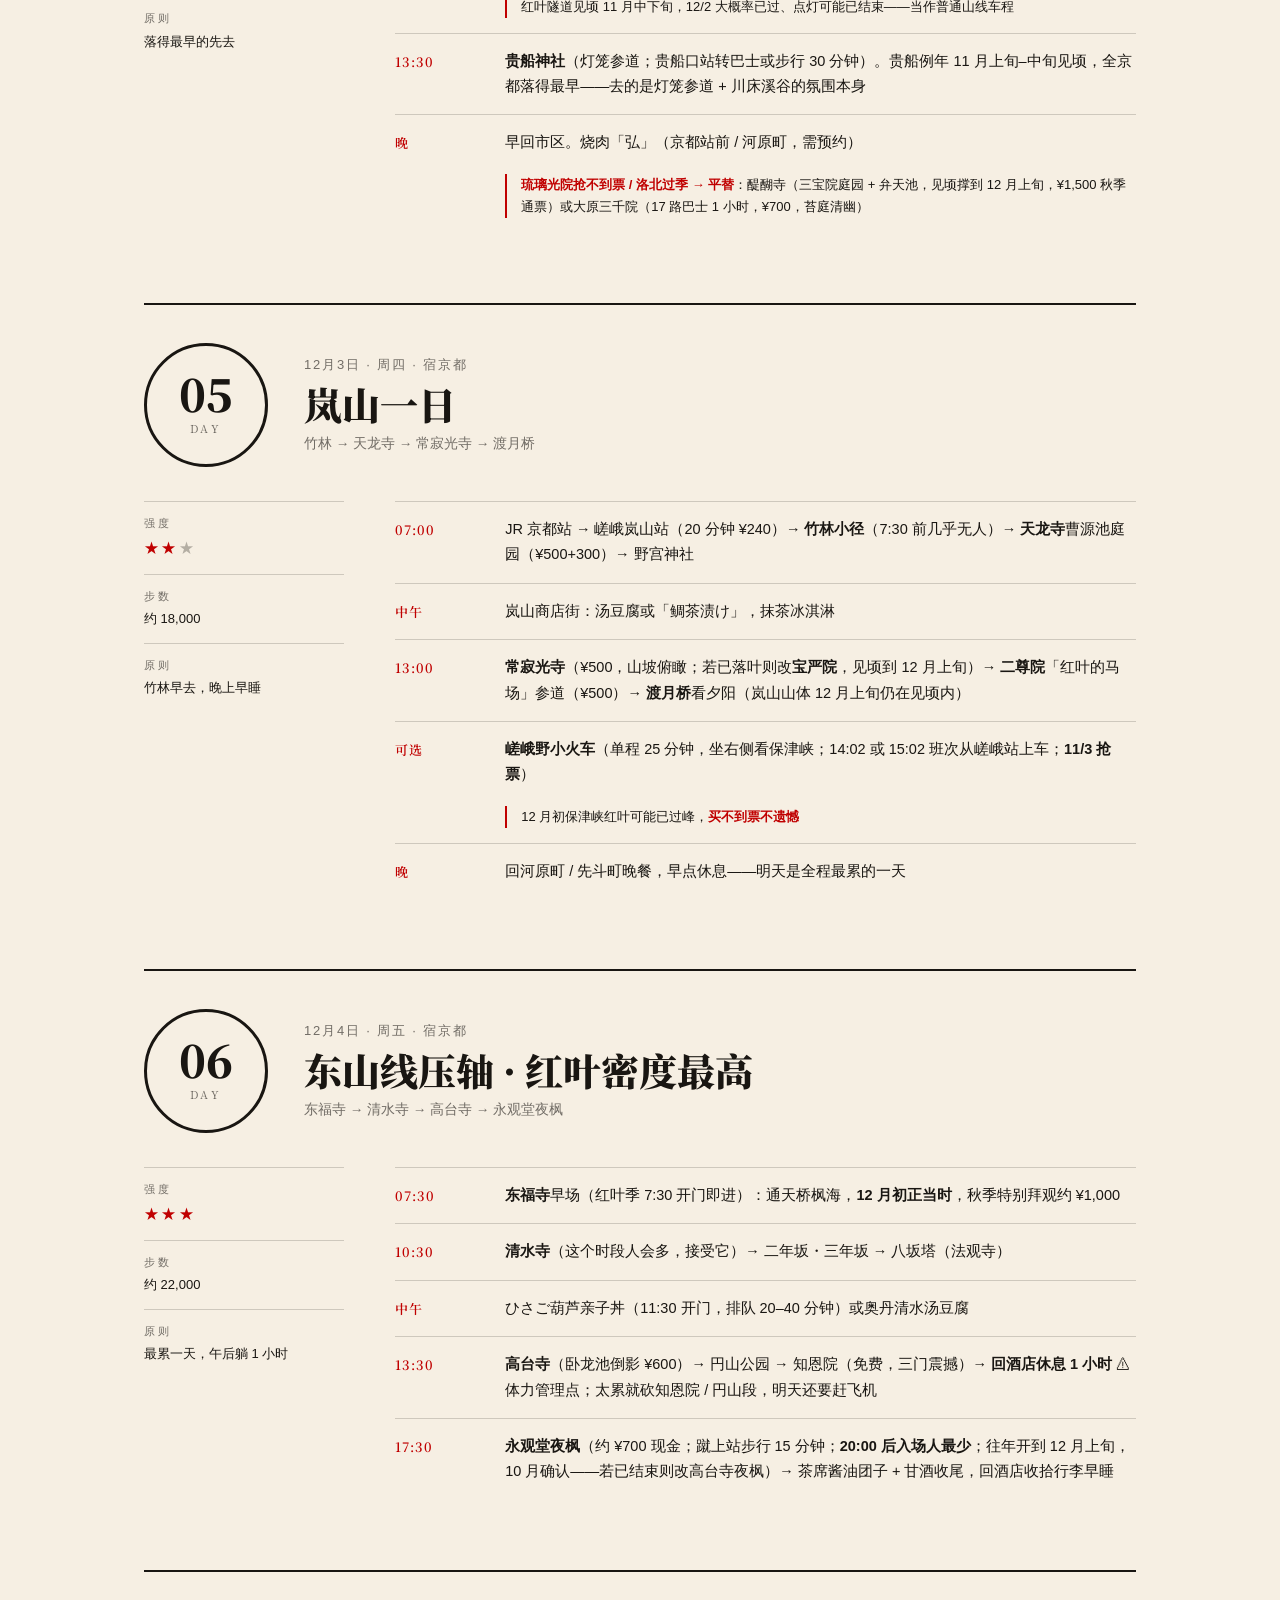
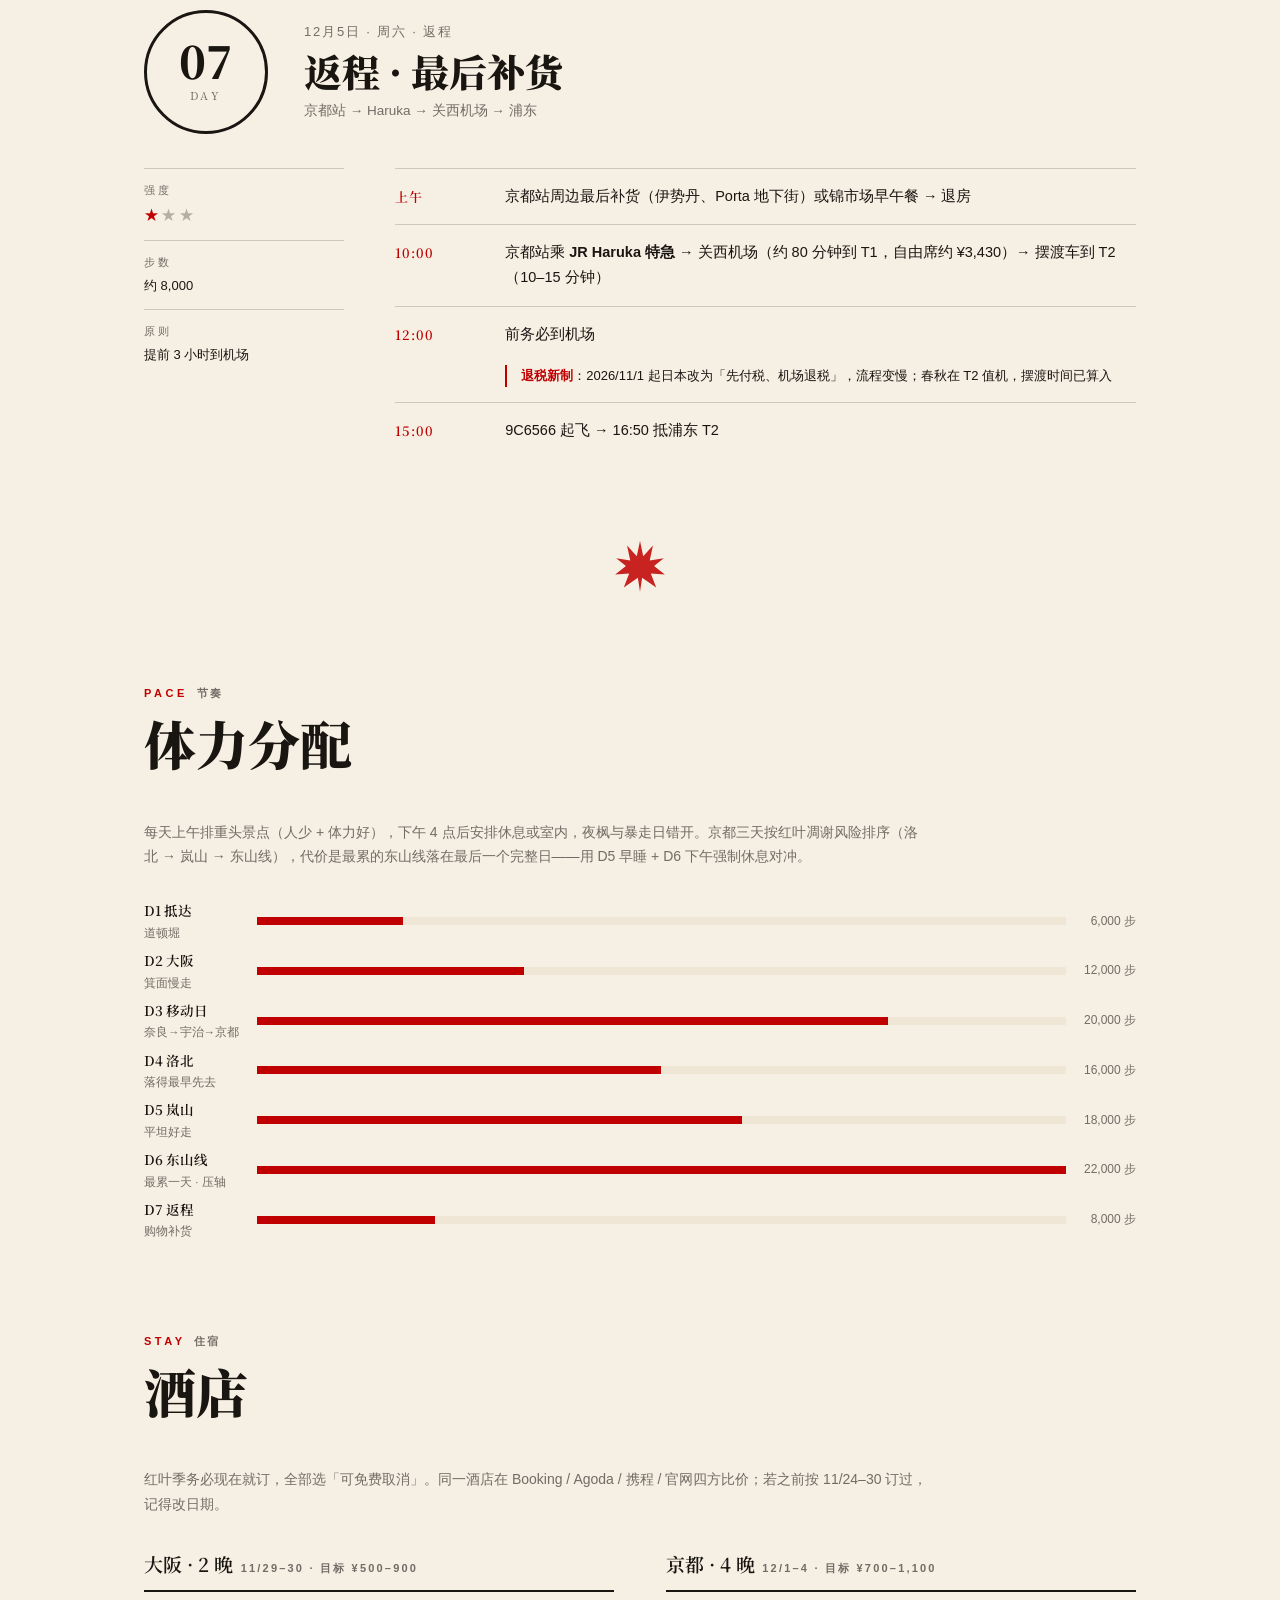
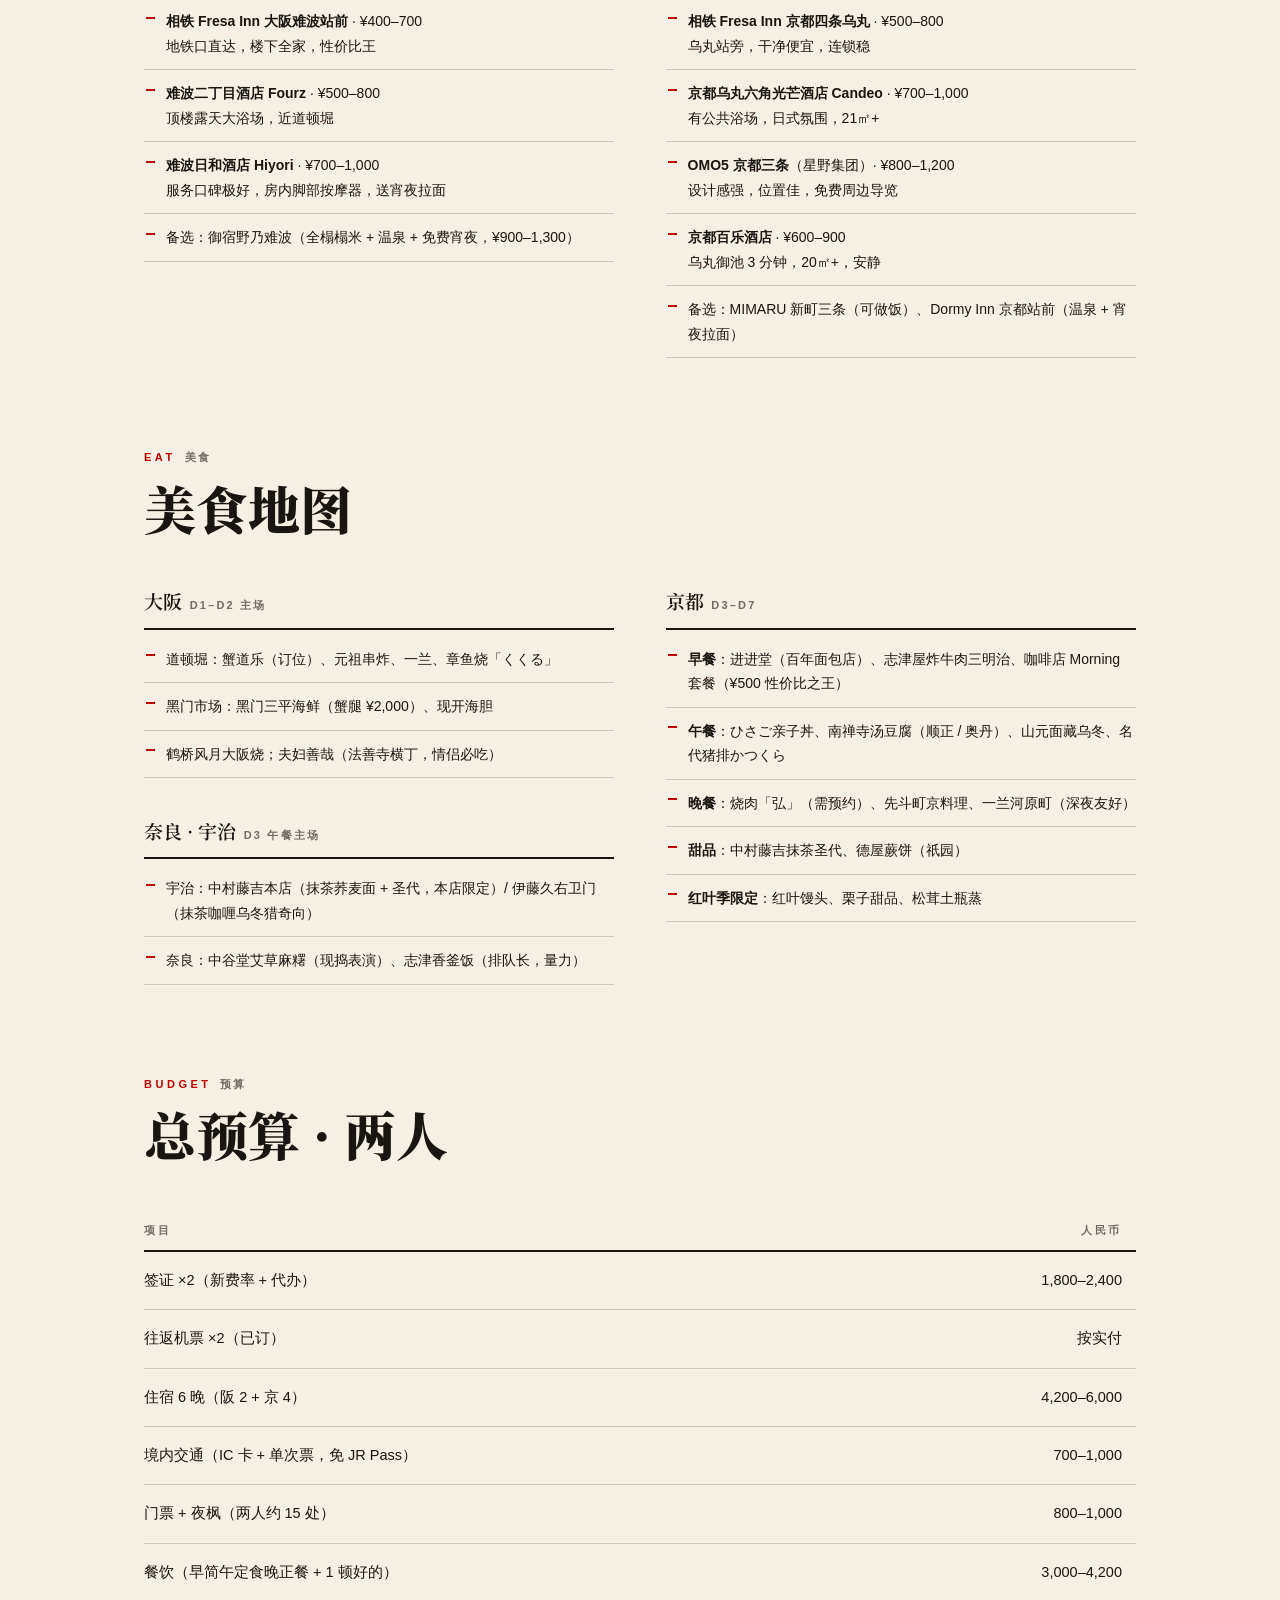
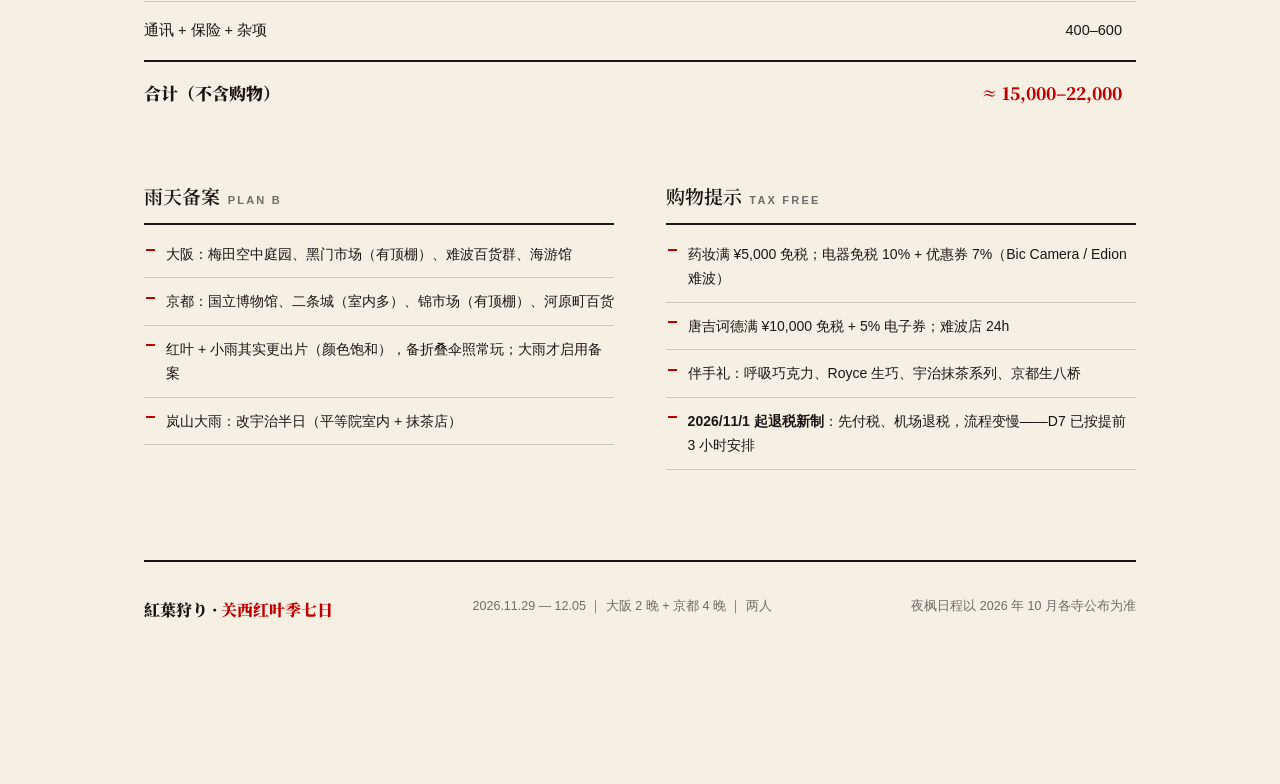
<file: kansai-momiji-2026/index.html>
<!DOCTYPE html>
<html lang="zh-CN">
<head>
<meta charset="UTF-8">
<meta name="viewport" content="width=device-width, initial-scale=1.0">
<title>紅葉狩 · 关西红叶季七日｜2026.11.29–12.5</title>
<meta name="description" content="两人 · 大阪2晚 + 京都4晚 · 关西红叶季完整旅行计划：逐日行程、抢票时间轴、酒店美食、体力分配与预算。">
<link rel="preconnect" href="https://fonts.googleapis.com">
<link rel="preconnect" href="https://fonts.gstatic.com" crossorigin>
<link href="https://fonts.googleapis.com/css2?family=Noto+Serif+SC:wght@400;600;900&display=swap" rel="stylesheet">
<style>
  :root{
    --paper:#f6efe3;
    --paper-2:#efe6d6;
    --ink:#191612;
    --ink-60:rgba(25,22,18,.6);
    --ink-30:rgba(25,22,18,.3);
    --line:rgba(25,22,18,.18);
    --aka:#c00000;
    --aka-deep:#8f0000;
    --serif:"Noto Serif SC","Songti SC","STSong","SimSun",serif;
    --sans:-apple-system,"PingFang SC","Hiragino Sans GB","Microsoft YaHei",sans-serif;
    --ease:cubic-bezier(.22,1,.36,1);
  }
  *{margin:0;padding:0;box-sizing:border-box}
  html{scroll-behavior:smooth}
  body{
    background:var(--paper);
    color:var(--ink);
    font-family:var(--sans);
    font-size:16px;
    line-height:1.75;
    -webkit-font-smoothing:antialiased;
  }
  ::selection{background:var(--aka);color:var(--paper)}
  a{color:inherit;text-decoration:none}

  /* ---------- reveal on scroll ---------- */
  .rv{opacity:0;transform:translateY(34px);transition:opacity 1s var(--ease),transform 1s var(--ease)}
  .rv.in{opacity:1;transform:none}
  .rv-d1{transition-delay:.08s}.rv-d2{transition-delay:.16s}.rv-d3{transition-delay:.24s}

  /* ---------- hero ---------- */
  .hero{
    min-height:100svh;
    position:relative;
    display:flex;flex-direction:column;justify-content:center;
    padding:clamp(20px,4vw,56px);
    overflow:hidden;
  }
  .hero-leaf{
    position:absolute;right:-12vw;top:-8vw;width:52vw;height:52vw;
    color:var(--aka);opacity:.07;pointer-events:none;
    transform:rotate(18deg);
  }
  .hero-word{
    font-family:var(--serif);font-weight:900;
    font-size:clamp(88px,22vw,300px);
    line-height:.95;letter-spacing:.02em;
    position:relative;z-index:1;
  }
  .hero-word .l1{display:block;text-align:left}
  .hero-word .l2{display:block;text-align:right;color:var(--aka)}
  .hero-circle{
    position:absolute;z-index:2;
    left:50%;top:44%;transform:translate(-50%,-50%);
    width:clamp(120px,17vw,220px);height:clamp(120px,17vw,220px);
    border:clamp(6px,1vw,12px) solid var(--ink);
    border-radius:50%;
    display:flex;align-items:center;justify-content:center;
    font-family:var(--serif);font-weight:600;
    font-size:clamp(15px,1.6vw,22px);letter-spacing:.35em;text-indent:.35em;
    animation:breathe 5s ease-in-out infinite;
    background:transparent;
  }
  @keyframes breathe{
    0%,100%{border-color:var(--ink);color:var(--ink)}
    50%{border-color:var(--aka);color:var(--aka)}
  }
  .hero-meta{
    margin-top:clamp(28px,5vh,64px);
    display:flex;flex-wrap:wrap;gap:1.2em 3em;
    font-size:14px;letter-spacing:.06em;
    position:relative;z-index:1;
  }
  .hero-meta .k{
    display:block;font-size:11px;letter-spacing:.28em;
    text-transform:uppercase;color:var(--ink-60);margin-bottom:2px;
  }
  .hero-meta strong{font-family:var(--serif);font-size:17px;font-weight:600}
  .hero-flights{
    margin-top:2.2em;padding-top:1.4em;border-top:1px solid var(--line);
    display:flex;flex-wrap:wrap;gap:.6em 3em;
    font-size:13px;color:var(--ink-60);position:relative;z-index:1;
  }
  .hero-flights b{color:var(--ink);font-weight:600}

  /* ---------- fixed day nav ---------- */
  .daynav{
    position:fixed;left:0;right:0;bottom:0;z-index:50;
    background:var(--paper);
    border-top:1px solid var(--line);
    display:flex;justify-content:center;gap:0;
    overflow-x:auto;scrollbar-width:none;
  }
  .daynav::-webkit-scrollbar{display:none}
  .daynav a{
    flex:0 0 auto;
    padding:12px 16px 14px;
    font-family:var(--serif);font-weight:600;font-size:14px;
    color:var(--ink-30);
    border-top:2px solid transparent;margin-top:-1px;
    transition:color .3s var(--ease),border-color .3s var(--ease);
  }
  .daynav a:hover{color:var(--ink)}
  .daynav a.cur{color:var(--aka);border-top-color:var(--aka)}
  .daynav a small{display:block;font-family:var(--sans);font-weight:400;font-size:9px;letter-spacing:.22em;text-transform:uppercase}

  /* ---------- sections ---------- */
  main{max-width:1040px;margin:0 auto;padding:0 24px 140px}
  section{padding:clamp(56px,10vh,110px) 0 0}
  .sec-label{
    font-size:11px;letter-spacing:.32em;text-transform:uppercase;
    color:var(--aka);margin-bottom:10px;font-weight:600;
  }
  .sec-label span{color:var(--ink-60);margin-left:.8em;letter-spacing:.18em}
  .sec-title{
    font-family:var(--serif);font-weight:900;
    font-size:clamp(30px,4.6vw,52px);line-height:1.15;
    margin-bottom:.9em;
  }
  .sec-note{font-size:14px;color:var(--ink-60);max-width:56em;margin-bottom:2.2em}

  /* ---------- timeline table (booking) ---------- */
  table{width:100%;border-collapse:collapse;font-size:14.5px}
  th{
    text-align:left;font-weight:600;font-size:11px;letter-spacing:.24em;text-transform:uppercase;
    color:var(--ink-60);padding:10px 14px 10px 0;border-bottom:2px solid var(--ink);
  }
  td{padding:16px 14px 16px 0;border-bottom:1px solid var(--line);vertical-align:top}
  td.when{white-space:nowrap;font-family:var(--serif);font-weight:600;color:var(--aka)}
  td .src{display:block;font-size:12px;color:var(--ink-60);margin-top:4px}

  /* ---------- day chapters ---------- */
  .day{border-top:2px solid var(--ink);padding-top:38px;margin-top:70px}
  .day-head{display:flex;align-items:center;gap:clamp(18px,3vw,36px);margin-bottom:34px}
  .day-circle{
    flex:0 0 auto;
    width:clamp(84px,10vw,124px);height:clamp(84px,10vw,124px);
    border:3px solid var(--ink);border-radius:50%;
    display:flex;flex-direction:column;align-items:center;justify-content:center;
    font-family:var(--serif);
  }
  .day-circle .n{font-size:clamp(30px,3.6vw,44px);font-weight:900;line-height:1}
  .day-circle .d{font-size:11px;letter-spacing:.3em;margin-top:4px;color:var(--ink-60)}
  .day.osaka .day-circle{border-color:var(--aka);color:var(--aka)}
  .day.osaka .day-circle .d{color:var(--aka);opacity:.6}
  .day-titles .date{font-size:13px;letter-spacing:.14em;color:var(--ink-60);margin-bottom:4px}
  .day-titles h3{font-family:var(--serif);font-weight:900;font-size:clamp(24px,3.4vw,38px);line-height:1.2}
  .day-titles .route{font-size:13.5px;color:var(--ink-60);margin-top:6px}

  .day-body{display:grid;grid-template-columns:200px 1fr;gap:clamp(24px,4vw,64px)}
  .day-side{font-size:13px}
  .day-side .cell{padding:12px 0;border-top:1px solid var(--line)}
  .day-side .k{font-size:10.5px;letter-spacing:.26em;text-transform:uppercase;color:var(--ink-60);display:block;margin-bottom:3px}
  .stars{color:var(--aka);letter-spacing:.15em;font-size:15px}
  .stars .off{color:var(--ink-30)}

  .slot{display:grid;grid-template-columns:92px 1fr;gap:18px;padding:15px 0;border-top:1px solid var(--line)}
  .slot .t{
    font-family:var(--serif);font-weight:600;font-size:13px;color:var(--aka);
    letter-spacing:.08em;padding-top:2px;white-space:nowrap;
  }
  .slot p{font-size:14.5px}
  .slot p b{font-weight:600}
  .slot>.warn,.slot>.opt{grid-column:2}
  .slot>.warn{margin-top:0}
  .warn{
    margin-top:10px;padding-left:14px;border-left:2px solid var(--aka);
    font-size:13px;color:var(--ink);line-height:1.7;
  }
  .warn b{color:var(--aka)}
  .opt{font-size:13px;color:var(--ink-60);margin-top:8px}
  .opt b{color:var(--ink);font-weight:600}

  /* ---------- generic two-col ---------- */
  .cols{display:grid;grid-template-columns:1fr 1fr;gap:clamp(24px,4vw,64px)}
  .cols h4{
    font-family:var(--serif);font-weight:600;font-size:19px;
    padding-bottom:10px;border-bottom:2px solid var(--ink);margin-bottom:6px;
  }
  .cols h4 small{font-family:var(--sans);font-size:11px;letter-spacing:.2em;color:var(--ink-60);margin-left:.7em;text-transform:uppercase}
  ul.tick{list-style:none}
  ul.tick li{padding:11px 0 11px 22px;border-bottom:1px solid var(--line);font-size:14px;position:relative}
  ul.tick li::before{content:"";position:absolute;left:2px;top:1.35em;width:9px;height:2px;background:var(--aka)}
  ul.tick li b{font-weight:600}

  /* ---------- stamina bars ---------- */
  .stam{display:grid;grid-template-columns:auto 1fr auto;gap:6px 18px;align-items:center;font-size:13.5px}
  .stam .lbl{font-family:var(--serif);font-weight:600;white-space:nowrap}
  .stam .lbl small{display:block;font-family:var(--sans);font-weight:400;font-size:11.5px;color:var(--ink-60)}
  .stam .bar{height:8px;background:var(--paper-2);position:relative;overflow:hidden}
  .stam .bar i{position:absolute;inset:0;right:auto;background:var(--aka);width:0;transition:width 1.2s var(--ease)}
  .stam .steps{font-size:12px;color:var(--ink-60);white-space:nowrap;text-align:right}

  /* ---------- budget ---------- */
  .budget td.num, .budget th.num{text-align:right;white-space:nowrap;font-variant-numeric:tabular-nums}
  .budget tr.total td{border-bottom:none;border-top:2px solid var(--ink);font-family:var(--serif);font-weight:900;font-size:17px}
  .budget tr.total td.num{color:var(--aka)}

  /* ---------- footer ---------- */
  footer{
    border-top:2px solid var(--ink);
    margin-top:90px;padding:34px 0 20px;
    display:flex;flex-wrap:wrap;gap:1em 3em;justify-content:space-between;
    font-size:12.5px;color:var(--ink-60);
  }
  footer .mark{font-family:var(--serif);font-weight:900;font-size:16px;color:var(--ink)}
  footer .mark em{font-style:normal;color:var(--aka)}

  /* ---------- mid-page leaf divider ---------- */
  .divider-leaf{display:flex;justify-content:center;padding:clamp(50px,9vh,100px) 0 0}
  .divider-leaf svg{width:54px;height:54px;color:var(--aka);opacity:.85;animation:sway 7s ease-in-out infinite}
  @keyframes sway{0%,100%{transform:rotate(-9deg)}50%{transform:rotate(9deg)}}

  @media (max-width:760px){
    .day-body{grid-template-columns:1fr}
    .day-side{display:grid;grid-template-columns:repeat(3,1fr);gap:0 16px}
    .cols{grid-template-columns:1fr}
    .slot{grid-template-columns:64px 1fr;gap:12px}
    .hero-circle{top:47%}
  }
  @media print{
    .daynav{display:none}
    .rv{opacity:1;transform:none}
    body{background:#fff}
  }
</style>
</head>
<body>

<!-- ======================= HERO ======================= -->
<header class="hero" id="top">
  <svg class="hero-leaf" viewBox="0 0 100 100" fill="currentColor" aria-hidden="true">
    <path d="M50 96 L46 70 L20 88 L30 62 L4 64 L24 48 L6 34 L32 38 L26 10 L44 30 L50 2 L56 30 L74 10 L68 38 L94 34 L76 48 L96 64 L70 62 L80 88 L54 70 Z"/>
  </svg>
  <h1 class="hero-word">
    <span class="l1">紅葉</span>
    <span class="l2">狩り</span>
  </h1>
  <div class="hero-circle">七日</div>
  <div class="hero-meta rv in">
    <div><span class="k">Dates · 日期</span><strong>2026.11.29 — 12.05</strong></div>
    <div><span class="k">Route · 路线</span><strong>大阪 2 晚 → 京都 4 晚</strong></div>
    <div><span class="k">Who · 人数</span><strong>两人</strong></div>
    <div><span class="k">Theme · 主线</span><strong>红叶 · 寺院 · 夜枫</strong></div>
  </div>
  <div class="hero-flights rv in rv-d1">
    <span><b>去程 11/29</b>　春秋 9C6565 · 10:45 浦东T2 → 14:00 关西T2</span>
    <span><b>返程 12/05</b>　春秋 9C6566 · 15:00 关西T2 → 16:50 浦东T2</span>
    <span>⚠ 春秋在关西机场 T2，往返预留 T1⇄T2 摆渡 10–15 分钟</span>
  </div>
</header>

<!-- ======================= FIXED DAY NAV ======================= -->
<nav class="daynav" id="daynav">
  <a href="#prep"><small>Prep</small>準備</a>
  <a href="#d1"><small>11/29</small>D1</a>
  <a href="#d2"><small>11/30</small>D2</a>
  <a href="#d3"><small>12/01</small>D3</a>
  <a href="#d4"><small>12/02</small>D4</a>
  <a href="#d5"><small>12/03</small>D5</a>
  <a href="#d6"><small>12/04</small>D6</a>
  <a href="#d7"><small>12/05</small>D7</a>
  <a href="#hotel"><small>Stay</small>宿</a>
  <a href="#food"><small>Eat</small>食</a>
  <a href="#budget"><small>Cost</small>算</a>
</nav>

<main>

<!-- ======================= 行前 & 时间轴 ======================= -->
<section id="prep">
  <div class="sec-label rv">Before Departure<span>行前</span></div>
  <h2 class="sec-title rv">预约与抢票时间轴</h2>
  <p class="sec-note rv">全程最关键的一张表。夜枫门票（东寺 / 永观堂 / 高台寺）都是现场买、现金付，不用抢；<b>真正要抢的只有琉璃光院和嵯峨野小火车</b>。</p>
  <table class="rv">
    <thead><tr><th style="width:150px">时间</th><th>动作</th></tr></thead>
    <tbody>
      <tr><td class="when">现在 · 8月</td><td>机票已订 ✅；按新日期订酒店（阪 11/29–30、京 12/1–4），全部选「可免费取消」<span class="src">Booking / Agoda / 携程，四方比价</span></td></tr>
      <tr><td class="when">9 月</td><td>递签（审核 5–10 个工作日，9 月底前）；关注琉璃光院秋季预约公告<span class="src">指定旅行社代办 · rurikoin.komyoji.com</span></td></tr>
      <tr><td class="when">9–10 月</td><td><b>琉璃光院</b>：若沿用 2025 制度，11/8–12/7 最盛期为抽选制，主走官网 Web 表单，放票即抢；<b>12/2 参观在窗口内，但已是见顷尾声，务必约开门早场</b><span class="src">琉璃光院官网预约フォーム</span></td></tr>
      <tr><td class="when">11/03</td><td><b>嵯峨野小火车抢票日</b>：乘车前 30 天放票（12/3 乘车 → 11/3 开抢），¥880 单程；1 号车厢提前 30 天、2–4 号提前 10 天（11/23）；5 号「富贵号」只当天现场卖<span class="src">sagano-kanko.co.jp（日文页，只认国际信用卡）或 Klook/KKday 代购</span></td></tr>
      <tr><td class="when">10 月</td><td>核对各寺 2026 夜枫日程：永观堂 / 高台寺 / 东寺是否覆盖 12/1–4（往年都开到 12 月上中旬）；清水寺夜间拜观往年 11 月底结束，本行程赶不上，由其他寺补位<span class="src">各寺官网</span></td></tr>
      <tr><td class="when">提前 2–4 周</td><td>热门餐厅订位：蟹道乐、烧肉「弘」、怀石<span class="src">官网 / TableCheck / 携程美食林</span></td></tr>
      <tr><td class="when">出发前 1 天</td><td>Visit Japan Web 填写并截图 QR 码（一人一码，最晚入境前 6 小时）；关西机场可扫脸自助通关，省 1 小时<span class="src">vjw.digital.go.jp</span></td></tr>
    </tbody>
  </table>

  <div class="cols" style="margin-top:56px">
    <div class="rv">
      <h4>签证与入境<small>Visa</small></h4>
      <ul class="tick">
        <li>单次旅游签证：有效期 90 天、停留 15 天，足够覆盖</li>
        <li><b>2026/7/1 起签证费涨至 15,000 日元</b>，加代办费约 ¥900–1,200/人</li>
        <li>材料：护照（6 个月+有效期、2 页空白）、白底彩照 3.5×4.5、在职证明、资产证明（年收 10 万+流水或 10 万存款；一人达标可带配偶）</li>
        <li>打印备用：往返机票订单、全程酒店订单、行程单</li>
      </ul>
    </div>
    <div class="rv rv-d1">
      <h4>支付 · 穿搭<small>Kit</small></h4>
      <ul class="tick">
        <li>手机绑 <b>Suica / ICOCA</b>（Apple Pay 直接开卡）；备 ¥30,000–50,000 现金/人——寺院、琉璃光院只收现金</li>
        <li>带一张 Visa/Master：小火车官网只认国际信用卡</li>
        <li>12 月初京都白天 8–15°C、早晚 3–7°C：洋葱式穿衣 + 围巾手套暖宝宝（夜枫必备）</li>
        <li><b>舒服的步行鞋</b>：每天 1.5–2.5 万步；别穿红橙黄——会和红叶融为一体，米白 / 藏蓝 / 墨绿出片</li>
      </ul>
    </div>
  </div>
</section>

<div class="divider-leaf rv"><svg viewBox="0 0 100 100" fill="currentColor"><path d="M50 96 L46 70 L20 88 L30 62 L4 64 L24 48 L6 34 L32 38 L26 10 L44 30 L50 2 L56 30 L74 10 L68 38 L94 34 L76 48 L96 64 L70 62 L80 88 L54 70 Z"/></svg></div>

<!-- ======================= 逐日行程 ======================= -->
<section id="days">
  <div class="sec-label rv">Day by Day<span>逐日</span></div>
  <h2 class="sec-title rv">七日行程</h2>
  <p class="sec-note rv">周末两天（11/29–30）留在大阪，避开京都红叶季周末人潮；12/1 起进京都，三天<b>按红叶凋谢风险排序</b>：先洛北（落得最早），再岚山，最后东山线压轴——东福寺 / 清水寺 / 高台寺例年撑到 12 月上旬，最后一天反而最稳。</p>

  <!-- D1 -->
  <article class="day osaka rv" id="d1">
    <div class="day-head">
      <div class="day-circle"><span class="n">01</span><span class="d">DAY</span></div>
      <div class="day-titles">
        <div class="date">11月29日 · 周日 · 宿大阪</div>
        <h3>抵达 · 道顿堀的夜</h3>
        <div class="route">浦东 → 关西机场 → 南海电铁 → 难波</div>
      </div>
    </div>
    <div class="day-body">
      <aside class="day-side">
        <div class="cell"><span class="k">强度</span><span class="stars">★<span class="off">★★</span></span></div>
        <div class="cell"><span class="k">步数</span>约 6,000</div>
        <div class="cell"><span class="k">原则</span>飞行日只排一顿好饭</div>
      </aside>
      <div>
        <div class="slot"><div class="t">14:00</div><p>落地关西 T2 → 摆渡车到 T1 → 入境（VJW 扫码 + 扫脸通关，出关约 15:00–15:30）</p></div>
        <div class="slot"><div class="t">下午</div><p><b>南海电铁 → 难波</b>：rapi:t 特急 40 分钟 ¥1,490（网购价），或急行 ¥970。到酒店自然已过 16:00，不必卡 15:00 的 check-in 时间</p></div>
        <div class="slot"><div class="t">傍晚</div><p><b>道顿堀</b>夜游晚餐：蟹道乐（需订位）/ 元祖串炸 / 章鱼烧「くくる」→ 法善寺横丁一碗<b>夫妇善哉</b>红豆汤圆收尾。早休息</p></div>
      </div>
    </div>
  </article>

  <!-- D2 -->
  <article class="day osaka rv" id="d2">
    <div class="day-head">
      <div class="day-circle"><span class="n">02</span><span class="d">DAY</span></div>
      <div class="day-titles">
        <div class="date">11月30日 · 周一 · 宿大阪</div>
        <h3>箕面大滝 · 大阪城</h3>
        <div class="route">梅田 → 箕面 → 大阪城 → 心斋桥</div>
      </div>
    </div>
    <div class="day-body">
      <aside class="day-side">
        <div class="cell"><span class="k">强度</span><span class="stars">★<span class="off">★★</span></span></div>
        <div class="cell"><span class="k">步数</span>约 12,000</div>
        <div class="cell"><span class="k">原则</span>恢复日，慢走</div>
      </aside>
      <div>
        <div class="slot"><div class="t">09:30</div><p><b>箕面大滝</b>（阪急箕面线，梅田出发约 30 分钟）：免费，2.7km 红叶山道往返 1.5 小时；<b>11 月底–12 月初正是箕面见顷</b>。山脚吃红叶天妇罗 ¥250</p></div>
        <div class="slot"><div class="t">中午</div><p>箕面或回梅田午餐</p></div>
        <div class="slot"><div class="t">14:30</div><p>大阪城公园（天守阁 + 银杏）→ 心斋桥 / 难波购物热身；<b>药妆电器大件尽量今天买好</b>，别背去京都</p></div>
        <div class="slot"><div class="t">晚</div><p>预算留给这顿好的：蟹道乐（若 D1 没订上）/ 黑门市场海鲜 / 串炸横丁</p>
        <div class="opt"><b>备选 B（不想走路）</b>：睡到自然醒 → 黑门市场早午餐 → 百货 + Bic Camera / Edion 电器店</div></div>
      </div>
    </div>
  </article>

  <!-- D3 -->
  <article class="day rv" id="d3">
    <div class="day-head">
      <div class="day-circle"><span class="n">03</span><span class="d">DAY</span></div>
      <div class="day-titles">
        <div class="date">12月1日 · 周二 · 宿京都</div>
        <h3>奈良的鹿 · 宇治的抹茶</h3>
        <div class="route">大阪 → 奈良 → 宇治 → 京都（移动日）</div>
      </div>
    </div>
    <div class="day-body">
      <aside class="day-side">
        <div class="cell"><span class="k">强度</span><span class="stars">★★★</span></div>
        <div class="cell"><span class="k">步数</span>约 20,000</div>
        <div class="cell"><span class="k">原则</span>行李寄存，空手玩</div>
      </aside>
      <div>
        <div class="slot"><div class="t">08:30</div><p>退房，行李寄存近铁奈良站投币柜（¥700）→ 近铁难波 → 近铁奈良（急行 40 分钟 ¥680）→ <b>奈良公园</b>喂鹿（鹿仙贝 ¥200）→ <b>东大寺</b>（¥800）→ 春日大社参道（石灯笼 + 红叶 + 小鹿）</p></div>
        <div class="slot"><div class="t">12:30</div><p>JR 奈良线 → <b>宇治</b>（约 30 分钟）：中村藤吉本店或伊藤久右卫门，抹茶午餐 + 圣代 → <b>平等院</b>凤凰堂（¥700）</p></div>
        <div class="slot"><div class="t">15:00</div><p>JR → 京都站（约 25 分钟）→ 酒店 check-in，稍事休息</p>
        <div class="opt"><b>可选加料</b>：体力好可在宇治—京都之间下车加伏见稻荷大社（免费，千本鸟居走到半山即返，1 小时）</div></div>
        <div class="slot"><div class="t">17:30</div><p><b>东寺夜枫</b>（约 ¥1,000 现金；京都站步行 15 分钟）：五重塔 + 红叶倒影，人流适中。往年开到 12 月中旬，10 月确认场次</p></div>
      </div>
    </div>
  </article>

  <!-- D4 -->
  <article class="day rv" id="d4">
    <div class="day-head">
      <div class="day-circle"><span class="n">04</span><span class="d">DAY</span></div>
      <div class="day-titles">
        <div class="date">12月2日 · 周三 · 宿京都</div>
        <h3>洛北 · 琉璃光院与贵船</h3>
        <div class="route">琉璃光院 → 叡山电铁 → 贵船神社（红叶落得最早，排京都第一天）</div>
      </div>
    </div>
    <div class="day-body">
      <aside class="day-side">
        <div class="cell"><span class="k">强度</span><span class="stars">★★<span class="off">★</span></span></div>
        <div class="cell"><span class="k">步数</span>约 16,000</div>
        <div class="cell"><span class="k">原则</span>落得最早的先去</div>
      </aside>
      <div>
        <div class="slot"><div class="t">09:30</div><p><b>琉璃光院</b>（¥2,000，<b>只收现金</b>；10:00 开门即进）：书院二楼桌面红叶倒影，参观 60–90 分钟。12/2 已是见顷尾声，<b>务必约开门早场</b> → 八濑红叶小径</p></div>
        <div class="slot"><div class="t">中午</div><p>搭<b>叡山电铁</b>（出町柳方向）：市原～二之濑段红叶隧道，列车减速熄灯</p>
        <div class="warn">红叶隧道见顷 11 月中下旬，12/2 大概率已过、点灯可能已结束——当作普通山线车程</div></div>
        <div class="slot"><div class="t">13:30</div><p><b>贵船神社</b>（灯笼参道；贵船口站转巴士或步行 30 分钟）。贵船例年 11 月上旬–中旬见顷，全京都落得最早——去的是灯笼参道 + 川床溪谷的氛围本身</p></div>
        <div class="slot"><div class="t">晚</div><p>早回市区。烧肉「弘」（京都站前 / 河原町，需预约）</p>
        <div class="warn"><b>琉璃光院抢不到票 / 洛北过季 → 平替</b>：醍醐寺（三宝院庭园 + 弁天池，见顷撑到 12 月上旬，¥1,500 秋季通票）或大原三千院（17 路巴士 1 小时，¥700，苔庭清幽）</div></div>
      </div>
    </div>
  </article>

  <!-- D5 -->
  <article class="day rv" id="d5">
    <div class="day-head">
      <div class="day-circle"><span class="n">05</span><span class="d">DAY</span></div>
      <div class="day-titles">
        <div class="date">12月3日 · 周四 · 宿京都</div>
        <h3>岚山一日</h3>
        <div class="route">竹林 → 天龙寺 → 常寂光寺 → 渡月桥</div>
      </div>
    </div>
    <div class="day-body">
      <aside class="day-side">
        <div class="cell"><span class="k">强度</span><span class="stars">★★<span class="off">★</span></span></div>
        <div class="cell"><span class="k">步数</span>约 18,000</div>
        <div class="cell"><span class="k">原则</span>竹林早去，晚上早睡</div>
      </aside>
      <div>
        <div class="slot"><div class="t">07:00</div><p>JR 京都站 → 嵯峨岚山站（20 分钟 ¥240）→ <b>竹林小径</b>（7:30 前几乎无人）→ <b>天龙寺</b>曹源池庭园（¥500+300）→ 野宫神社</p></div>
        <div class="slot"><div class="t">中午</div><p>岚山商店街：汤豆腐或「鲷茶渍け」，抹茶冰淇淋</p></div>
        <div class="slot"><div class="t">13:00</div><p><b>常寂光寺</b>（¥500，山坡俯瞰；若已落叶则改<b>宝严院</b>，见顷到 12 月上旬）→ <b>二尊院</b>「红叶的马场」参道（¥500）→ <b>渡月桥</b>看夕阳（岚山山体 12 月上旬仍在见顷内）</p></div>
        <div class="slot"><div class="t">可选</div><p><b>嵯峨野小火车</b>（单程 25 分钟，坐右侧看保津峡；14:02 或 15:02 班次从嵯峨站上车；<b>11/3 抢票</b>）</p>
        <div class="warn">12 月初保津峡红叶可能已过峰，<b>买不到票不遗憾</b></div></div>
        <div class="slot"><div class="t">晚</div><p>回河原町 / 先斗町晚餐，早点休息——明天是全程最累的一天</p></div>
      </div>
    </div>
  </article>

  <!-- D6 -->
  <article class="day rv" id="d6">
    <div class="day-head">
      <div class="day-circle"><span class="n">06</span><span class="d">DAY</span></div>
      <div class="day-titles">
        <div class="date">12月4日 · 周五 · 宿京都</div>
        <h3>东山线压轴 · 红叶密度最高</h3>
        <div class="route">东福寺 → 清水寺 → 高台寺 → 永观堂夜枫</div>
      </div>
    </div>
    <div class="day-body">
      <aside class="day-side">
        <div class="cell"><span class="k">强度</span><span class="stars">★★★</span></div>
        <div class="cell"><span class="k">步数</span>约 22,000</div>
        <div class="cell"><span class="k">原则</span>最累一天，午后躺 1 小时</div>
      </aside>
      <div>
        <div class="slot"><div class="t">07:30</div><p><b>东福寺</b>早场（红叶季 7:30 开门即进）：通天桥枫海，<b>12 月初正当时</b>，秋季特别拜观约 ¥1,000</p></div>
        <div class="slot"><div class="t">10:30</div><p><b>清水寺</b>（这个时段人会多，接受它）→ 二年坂・三年坂 → 八坂塔（法观寺）</p></div>
        <div class="slot"><div class="t">中午</div><p>ひさご葫芦亲子丼（11:30 开门，排队 20–40 分钟）或奥丹清水汤豆腐</p></div>
        <div class="slot"><div class="t">13:30</div><p><b>高台寺</b>（卧龙池倒影 ¥600）→ 円山公园 → 知恩院（免费，三门震撼）→ <b>回酒店休息 1 小时</b> ⚠ 体力管理点；太累就砍知恩院 / 円山段，明天还要赶飞机</p></div>
        <div class="slot"><div class="t">17:30</div><p><b>永观堂夜枫</b>（约 ¥700 现金；蹴上站步行 15 分钟；<b>20:00 后入场人最少</b>；往年开到 12 月上旬，10 月确认——若已结束则改高台寺夜枫）→ 茶席酱油团子 + 甘酒收尾，回酒店收拾行李早睡</p></div>
      </div>
    </div>
  </article>

  <!-- D7 -->
  <article class="day rv" id="d7">
    <div class="day-head">
      <div class="day-circle"><span class="n">07</span><span class="d">DAY</span></div>
      <div class="day-titles">
        <div class="date">12月5日 · 周六 · 返程</div>
        <h3>返程 · 最后补货</h3>
        <div class="route">京都站 → Haruka → 关西机场 → 浦东</div>
      </div>
    </div>
    <div class="day-body">
      <aside class="day-side">
        <div class="cell"><span class="k">强度</span><span class="stars">★<span class="off">★★</span></span></div>
        <div class="cell"><span class="k">步数</span>约 8,000</div>
        <div class="cell"><span class="k">原则</span>提前 3 小时到机场</div>
      </aside>
      <div>
        <div class="slot"><div class="t">上午</div><p>京都站周边最后补货（伊势丹、Porta 地下街）或锦市场早午餐 → 退房</p></div>
        <div class="slot"><div class="t">10:00</div><p>京都站乘 <b>JR Haruka 特急</b> → 关西机场（约 80 分钟到 T1，自由席约 ¥3,430）→ 摆渡车到 T2（10–15 分钟）</p></div>
        <div class="slot"><div class="t">12:00</div><p>前务必到机场</p>
        <div class="warn"><b>退税新制</b>：2026/11/1 起日本改为「先付税、机场退税」，流程变慢；春秋在 T2 值机，摆渡时间已算入</div></div>
        <div class="slot"><div class="t">15:00</div><p>9C6566 起飞 → 16:50 抵浦东 T2</p></div>
      </div>
    </div>
  </article>
</section>

<div class="divider-leaf rv"><svg viewBox="0 0 100 100" fill="currentColor"><path d="M50 96 L46 70 L20 88 L30 62 L4 64 L24 48 L6 34 L32 38 L26 10 L44 30 L50 2 L56 30 L74 10 L68 38 L94 34 L76 48 L96 64 L70 62 L80 88 L54 70 Z"/></svg></div>

<!-- ======================= 体力 ======================= -->
<section id="stamina">
  <div class="sec-label rv">Pace<span>节奏</span></div>
  <h2 class="sec-title rv">体力分配</h2>
  <p class="sec-note rv">每天上午排重头景点（人少 + 体力好），下午 4 点后安排休息或室内，夜枫与暴走日错开。京都三天按红叶凋谢风险排序（洛北 → 岚山 → 东山线），代价是最累的东山线落在最后一个完整日——用 D5 早睡 + D6 下午强制休息对冲。</p>
  <div class="stam rv">
    <div class="lbl">D1 抵达<small>道顿堀</small></div><div class="bar"><i data-w="18%"></i></div><div class="steps">6,000 步</div>
    <div class="lbl">D2 大阪<small>箕面慢走</small></div><div class="bar"><i data-w="33%"></i></div><div class="steps">12,000 步</div>
    <div class="lbl">D3 移动日<small>奈良→宇治→京都</small></div><div class="bar"><i data-w="78%"></i></div><div class="steps">20,000 步</div>
    <div class="lbl">D4 洛北<small>落得最早先去</small></div><div class="bar"><i data-w="50%"></i></div><div class="steps">16,000 步</div>
    <div class="lbl">D5 岚山<small>平坦好走</small></div><div class="bar"><i data-w="60%"></i></div><div class="steps">18,000 步</div>
    <div class="lbl">D6 东山线<small>最累一天 · 压轴</small></div><div class="bar"><i data-w="100%"></i></div><div class="steps">22,000 步</div>
    <div class="lbl">D7 返程<small>购物补货</small></div><div class="bar"><i data-w="22%"></i></div><div class="steps">8,000 步</div>
  </div>
</section>

<!-- ======================= 酒店 ======================= -->
<section id="hotel">
  <div class="sec-label rv">Stay<span>住宿</span></div>
  <h2 class="sec-title rv">酒店</h2>
  <p class="sec-note rv">红叶季务必现在就订，全部选「可免费取消」。同一酒店在 Booking / Agoda / 携程 / 官网四方比价；若之前按 11/24–30 订过，记得改日期。</p>
  <div class="cols">
    <div class="rv">
      <h4>大阪 · 2 晚<small>11/29–30 · 目标 ¥500–900</small></h4>
      <ul class="tick">
        <li><b>相铁 Fresa Inn 大阪难波站前</b> · ¥400–700<br>地铁口直达，楼下全家，性价比王</li>
        <li><b>难波二丁目酒店 Fourz</b> · ¥500–800<br>顶楼露天大浴场，近道顿堀</li>
        <li><b>难波日和酒店 Hiyori</b> · ¥700–1,000<br>服务口碑极好，房内脚部按摩器，送宵夜拉面</li>
        <li>备选：御宿野乃难波（全榻榻米 + 温泉 + 免费宵夜，¥900–1,300）</li>
      </ul>
    </div>
    <div class="rv rv-d1">
      <h4>京都 · 4 晚<small>12/1–4 · 目标 ¥700–1,100</small></h4>
      <ul class="tick">
        <li><b>相铁 Fresa Inn 京都四条乌丸</b> · ¥500–800<br>乌丸站旁，干净便宜，连锁稳</li>
        <li><b>京都乌丸六角光芒酒店 Candeo</b> · ¥700–1,000<br>有公共浴场，日式氛围，21㎡+</li>
        <li><b>OMO5 京都三条</b>（星野集团）· ¥800–1,200<br>设计感强，位置佳，免费周边导览</li>
        <li><b>京都百乐酒店</b> · ¥600–900<br>乌丸御池 3 分钟，20㎡+，安静</li>
        <li>备选：MIMARU 新町三条（可做饭）、Dormy Inn 京都站前（温泉 + 宵夜拉面）</li>
      </ul>
    </div>
  </div>
</section>

<!-- ======================= 美食 ======================= -->
<section id="food">
  <div class="sec-label rv">Eat<span>美食</span></div>
  <h2 class="sec-title rv">美食地图</h2>
  <div class="cols">
    <div class="rv">
      <h4>大阪<small>D1–D2 主场</small></h4>
      <ul class="tick">
        <li>道顿堀：蟹道乐（订位）、元祖串炸、一兰、章鱼烧「くくる」</li>
        <li>黑门市场：黑门三平海鲜（蟹腿 ¥2,000）、现开海胆</li>
        <li>鹤桥风月大阪烧；夫妇善哉（法善寺横丁，情侣必吃）</li>
      </ul>
      <h4 style="margin-top:36px">奈良 · 宇治<small>D3 午餐主场</small></h4>
      <ul class="tick">
        <li>宇治：中村藤吉本店（抹茶荞麦面 + 圣代，本店限定）/ 伊藤久右卫门（抹茶咖喱乌冬猎奇向）</li>
        <li>奈良：中谷堂艾草麻糬（现捣表演）、志津香釜饭（排队长，量力）</li>
      </ul>
    </div>
    <div class="rv rv-d1">
      <h4>京都<small>D3–D7</small></h4>
      <ul class="tick">
        <li><b>早餐</b>：进进堂（百年面包店）、志津屋炸牛肉三明治、咖啡店 Morning 套餐（¥500 性价比之王）</li>
        <li><b>午餐</b>：ひさご亲子丼、南禅寺汤豆腐（顺正 / 奥丹）、山元面藏乌冬、名代猪排かつくら</li>
        <li><b>晚餐</b>：烧肉「弘」（需预约）、先斗町京料理、一兰河原町（深夜友好）</li>
        <li><b>甜品</b>：中村藤吉抹茶圣代、德屋蕨饼（祇园）</li>
        <li><b>红叶季限定</b>：红叶馒头、栗子甜品、松茸土瓶蒸</li>
      </ul>
    </div>
  </div>
</section>

<!-- ======================= 预算 ======================= -->
<section id="budget">
  <div class="sec-label rv">Budget<span>预算</span></div>
  <h2 class="sec-title rv">总预算 · 两人</h2>
  <table class="budget rv">
    <thead><tr><th>项目</th><th class="num">人民币</th></tr></thead>
    <tbody>
      <tr><td>签证 ×2（新费率 + 代办）</td><td class="num">1,800–2,400</td></tr>
      <tr><td>往返机票 ×2（已订）</td><td class="num">按实付</td></tr>
      <tr><td>住宿 6 晚（阪 2 + 京 4）</td><td class="num">4,200–6,000</td></tr>
      <tr><td>境内交通（IC 卡 + 单次票，免 JR Pass）</td><td class="num">700–1,000</td></tr>
      <tr><td>门票 + 夜枫（两人约 15 处）</td><td class="num">800–1,000</td></tr>
      <tr><td>餐饮（早简午定食晚正餐 + 1 顿好的）</td><td class="num">3,000–4,200</td></tr>
      <tr><td>通讯 + 保险 + 杂项</td><td class="num">400–600</td></tr>
      <tr class="total"><td>合计（不含购物）</td><td class="num">≈ 15,000–22,000</td></tr>
    </tbody>
  </table>

  <div class="cols" style="margin-top:56px">
    <div class="rv">
      <h4>雨天备案<small>Plan B</small></h4>
      <ul class="tick">
        <li>大阪：梅田空中庭园、黑门市场（有顶棚）、难波百货群、海游馆</li>
        <li>京都：国立博物馆、二条城（室内多）、锦市场（有顶棚）、河原町百货</li>
        <li>红叶 + 小雨其实更出片（颜色饱和），备折叠伞照常玩；大雨才启用备案</li>
        <li>岚山大雨：改宇治半日（平等院室内 + 抹茶店）</li>
      </ul>
    </div>
    <div class="rv rv-d1">
      <h4>购物提示<small>Tax Free</small></h4>
      <ul class="tick">
        <li>药妆满 ¥5,000 免税；电器免税 10% + 优惠券 7%（Bic Camera / Edion 难波）</li>
        <li>唐吉诃德满 ¥10,000 免税 + 5% 电子券；难波店 24h</li>
        <li>伴手礼：呼吸巧克力、Royce 生巧、宇治抹茶系列、京都生八桥</li>
        <li><b>2026/11/1 起退税新制</b>：先付税、机场退税，流程变慢——D7 已按提前 3 小时安排</li>
      </ul>
    </div>
  </div>
</section>

<footer>
  <div class="mark">紅葉狩り · <em>关西红叶季七日</em></div>
  <div>2026.11.29 — 12.05 ｜ 大阪 2 晚 + 京都 4 晚 ｜ 两人</div>
  <div>夜枫日程以 2026 年 10 月各寺公布为准</div>
</footer>

</main>

<script>
  // reveal on scroll
  const io = new IntersectionObserver((es)=>{
    es.forEach(e=>{ if(e.isIntersecting){ e.target.classList.add('in'); io.unobserve(e.target);} });
  },{threshold:.12});
  document.querySelectorAll('.rv').forEach(el=>io.observe(el));

  // stamina bars
  const bars = document.querySelectorAll('.stam .bar i');
  const bio = new IntersectionObserver((es)=>{
    es.forEach(e=>{ if(e.isIntersecting){ e.target.style.width = e.target.dataset.w; bio.unobserve(e.target);} });
  },{threshold:.4});
  bars.forEach(b=>bio.observe(b));

  // day nav current state
  const links = [...document.querySelectorAll('.daynav a')];
  const map = new Map();
  links.forEach(a=>{
    const id = a.getAttribute('href').slice(1);
    const t = document.getElementById(id);
    if(t) map.set(t,a);
  });
  const nio = new IntersectionObserver((es)=>{
    es.forEach(e=>{
      const a = map.get(e.target);
      if(!a) return;
      if(e.isIntersecting){
        links.forEach(l=>l.classList.remove('cur'));
        a.classList.add('cur');
      }
    });
  },{rootMargin:'-30% 0px -55% 0px'});
  map.forEach((_,t)=>nio.observe(t));
</script>
</body>
</html>
</file>
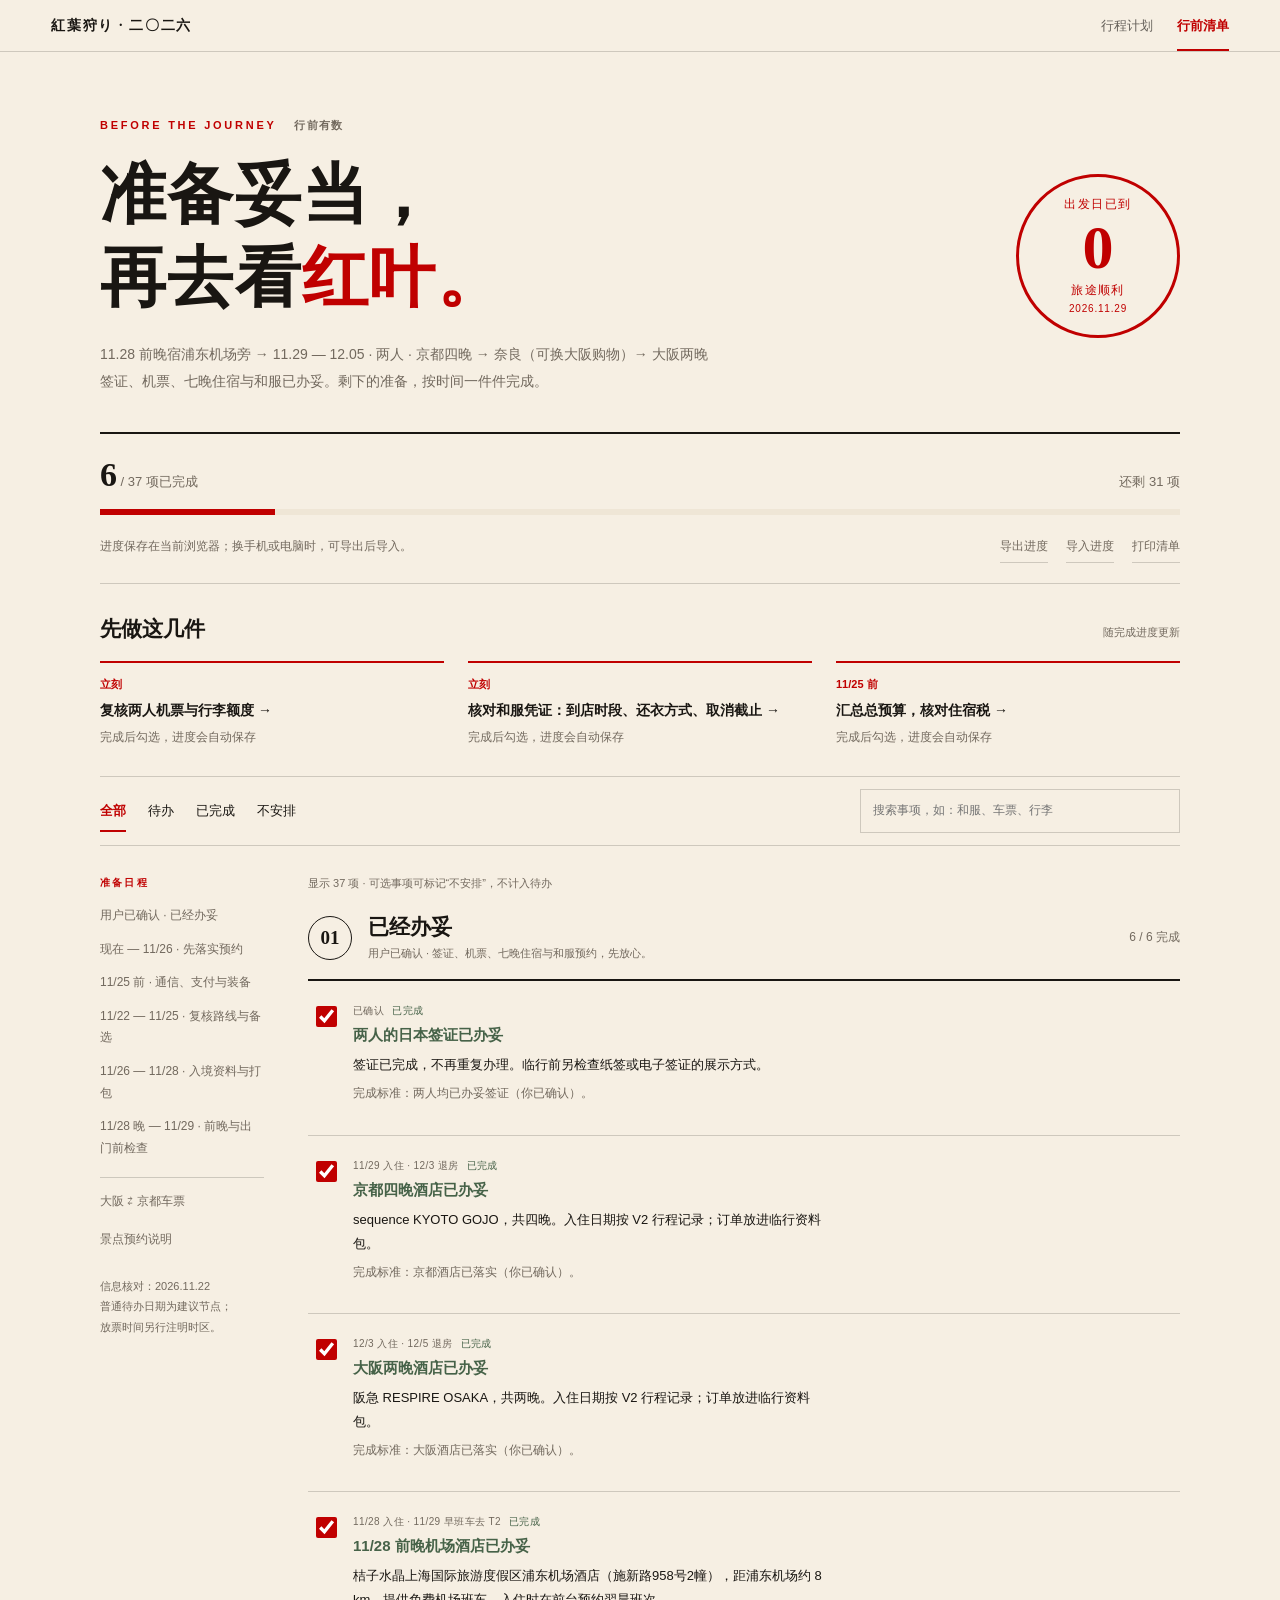
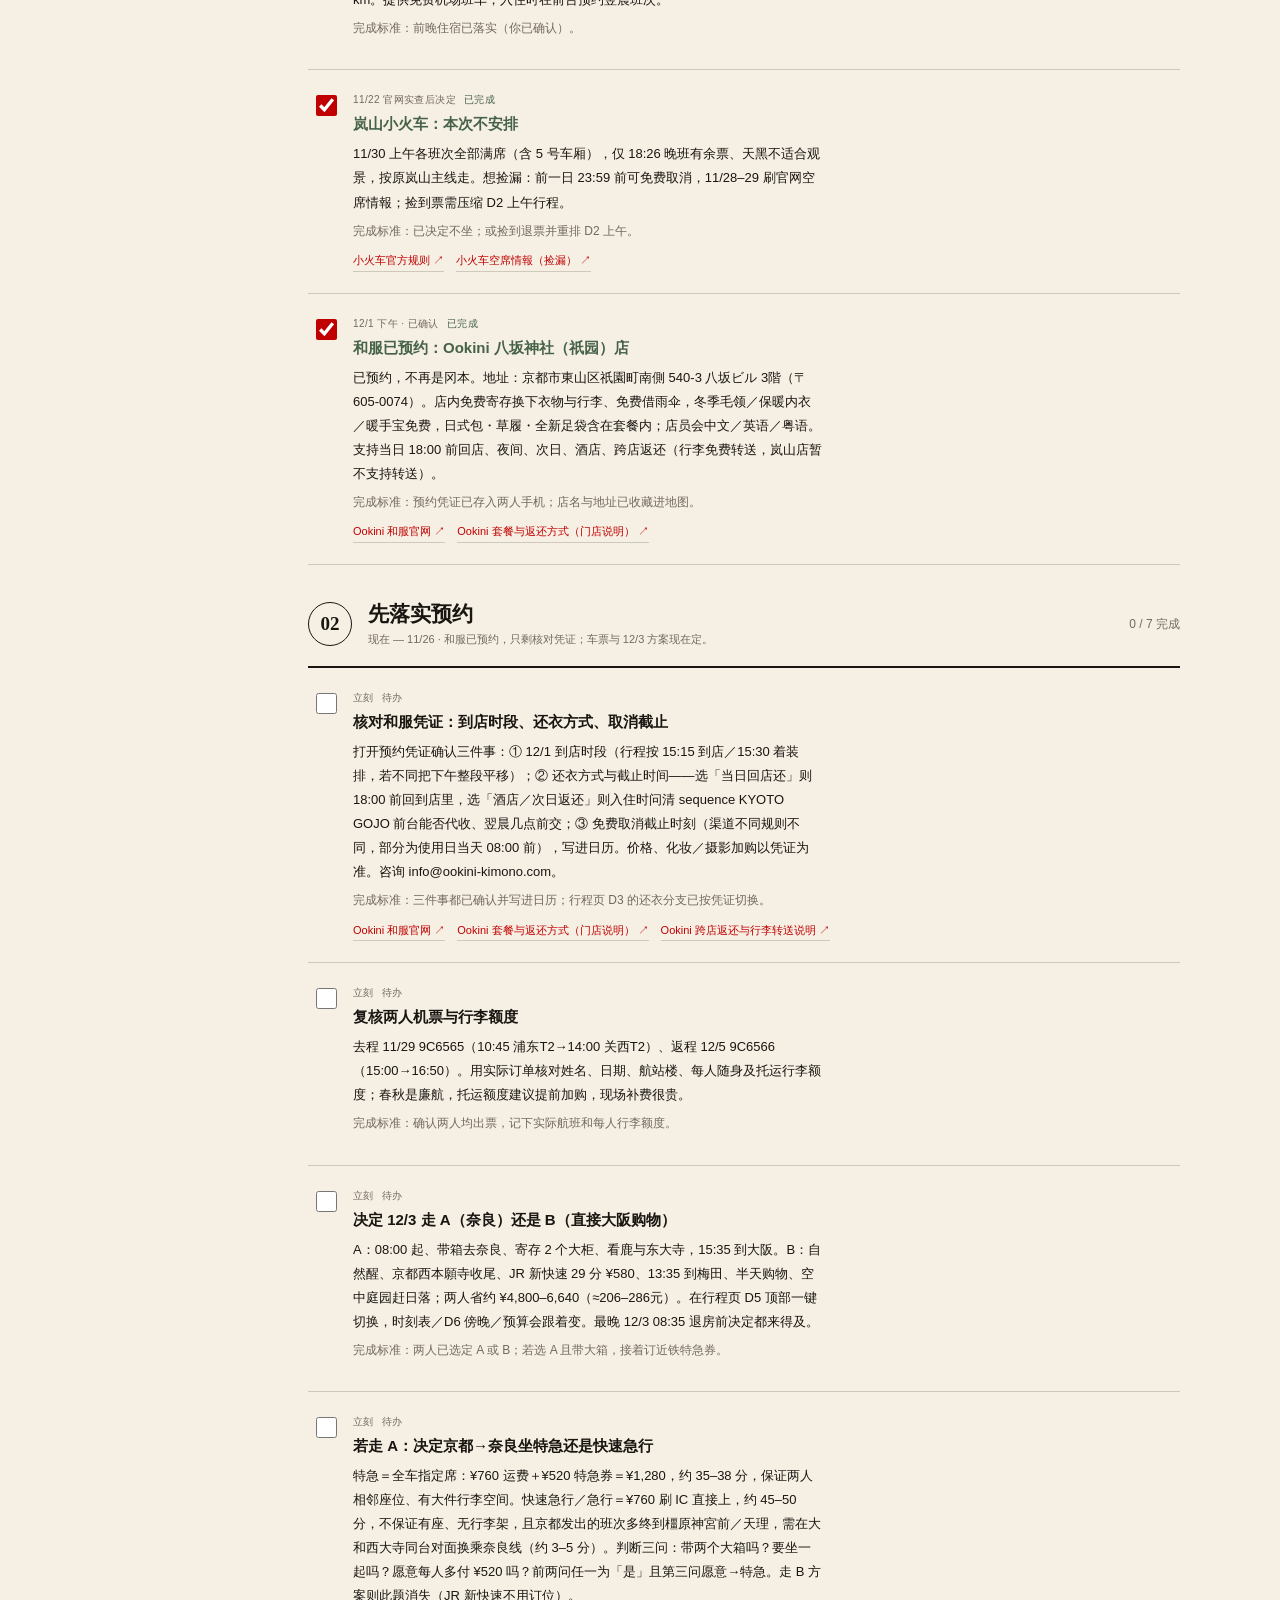
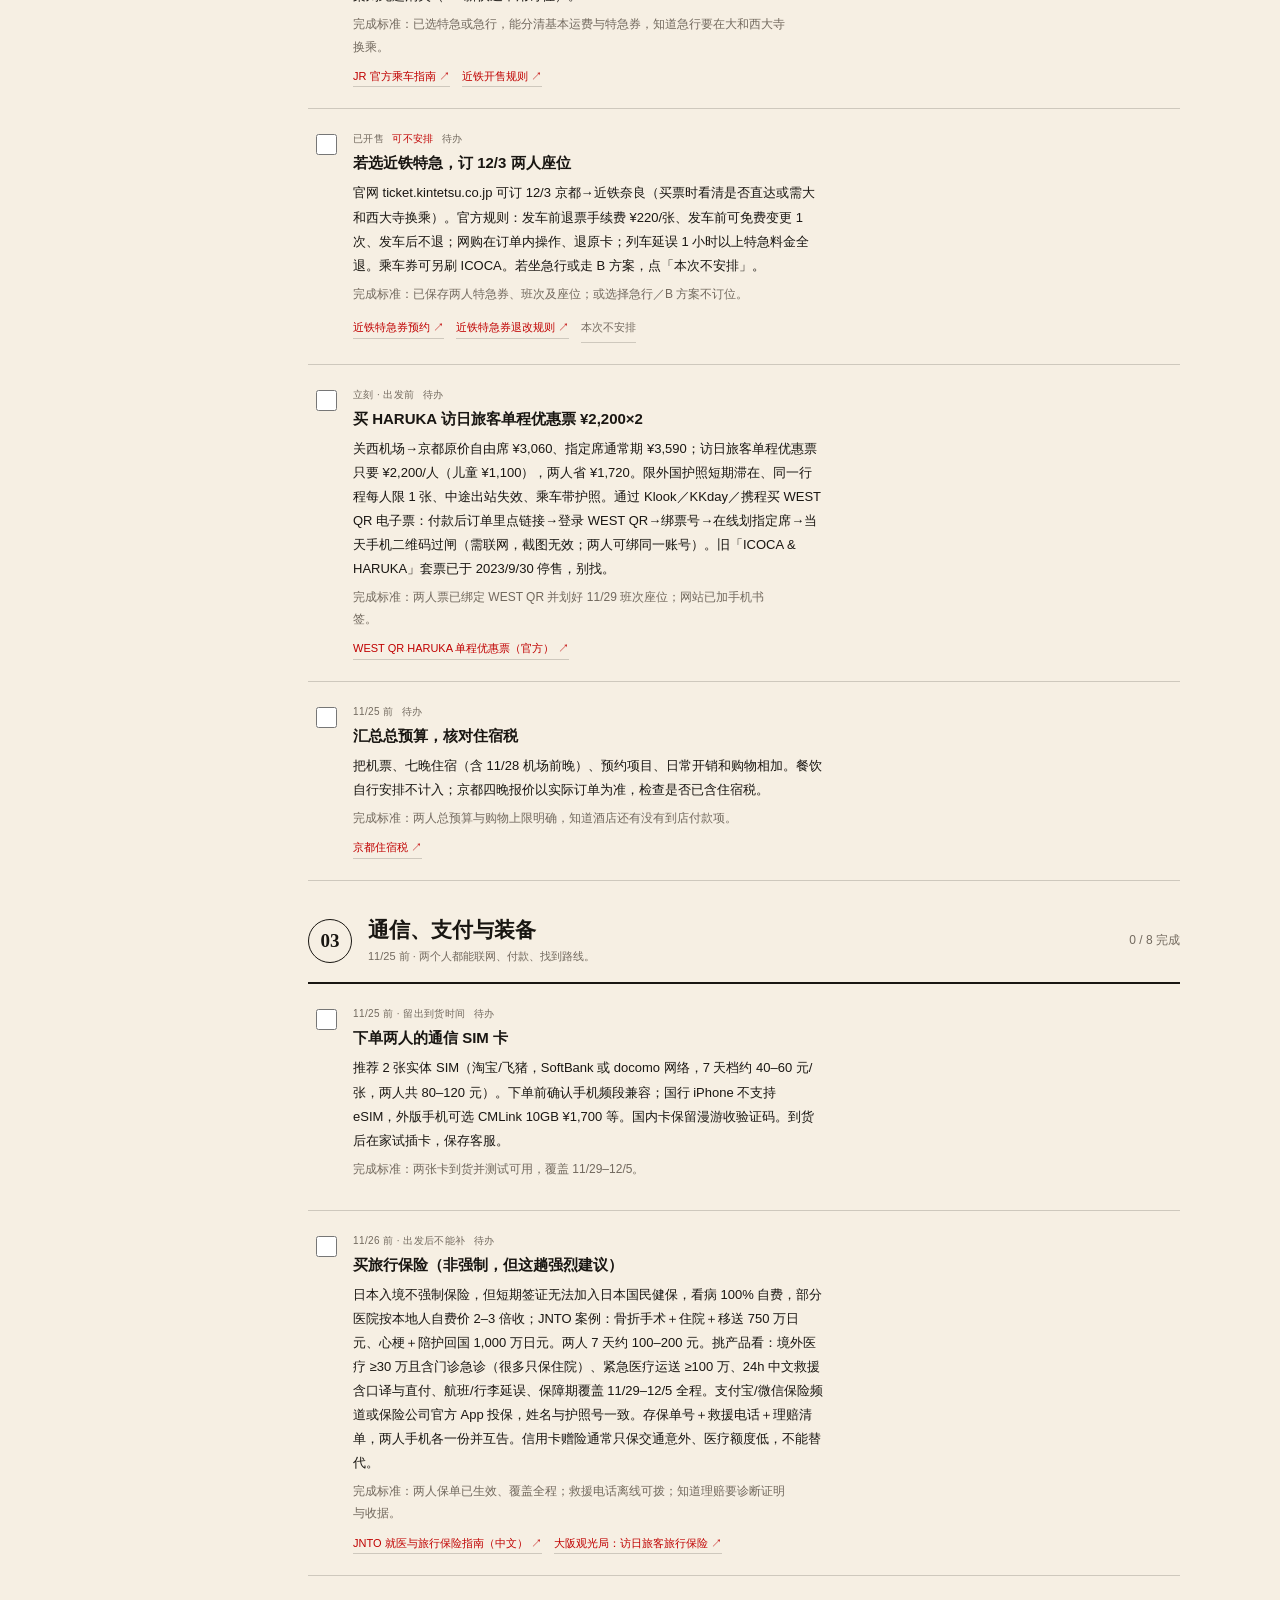
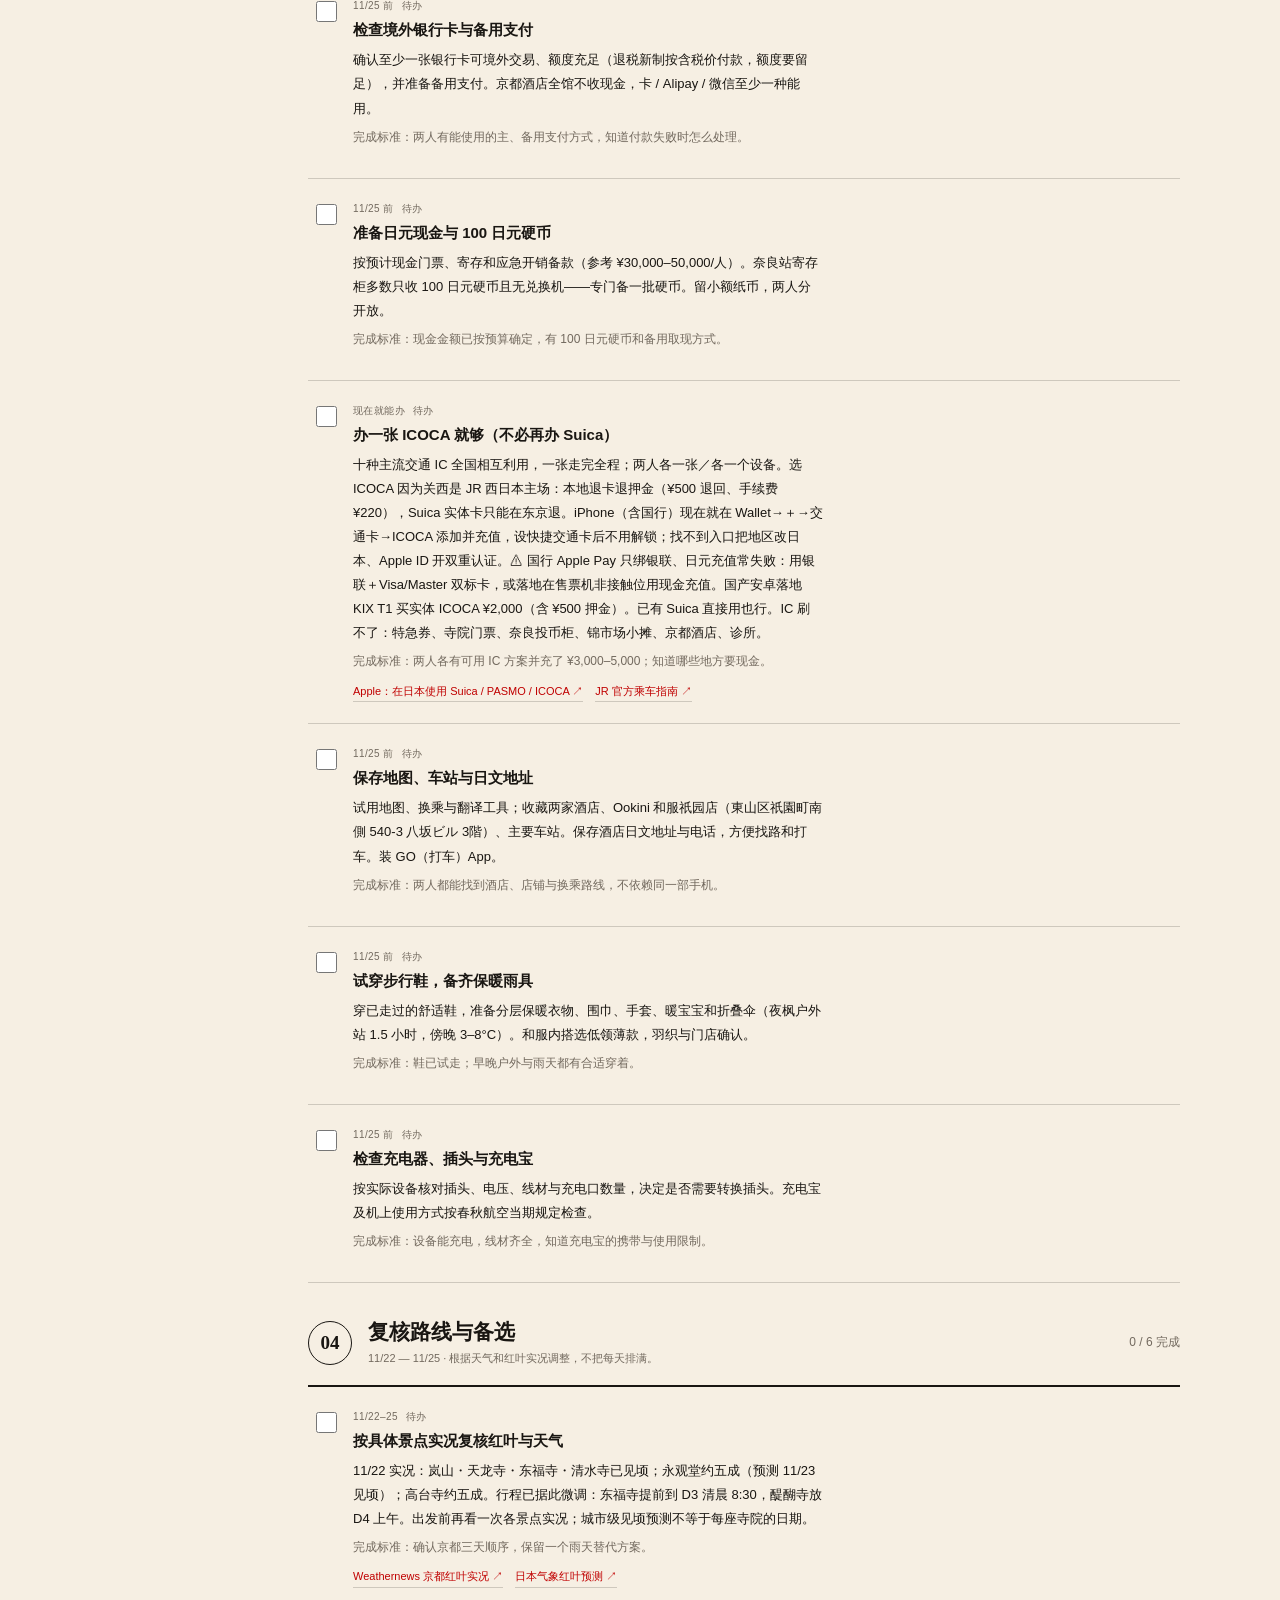
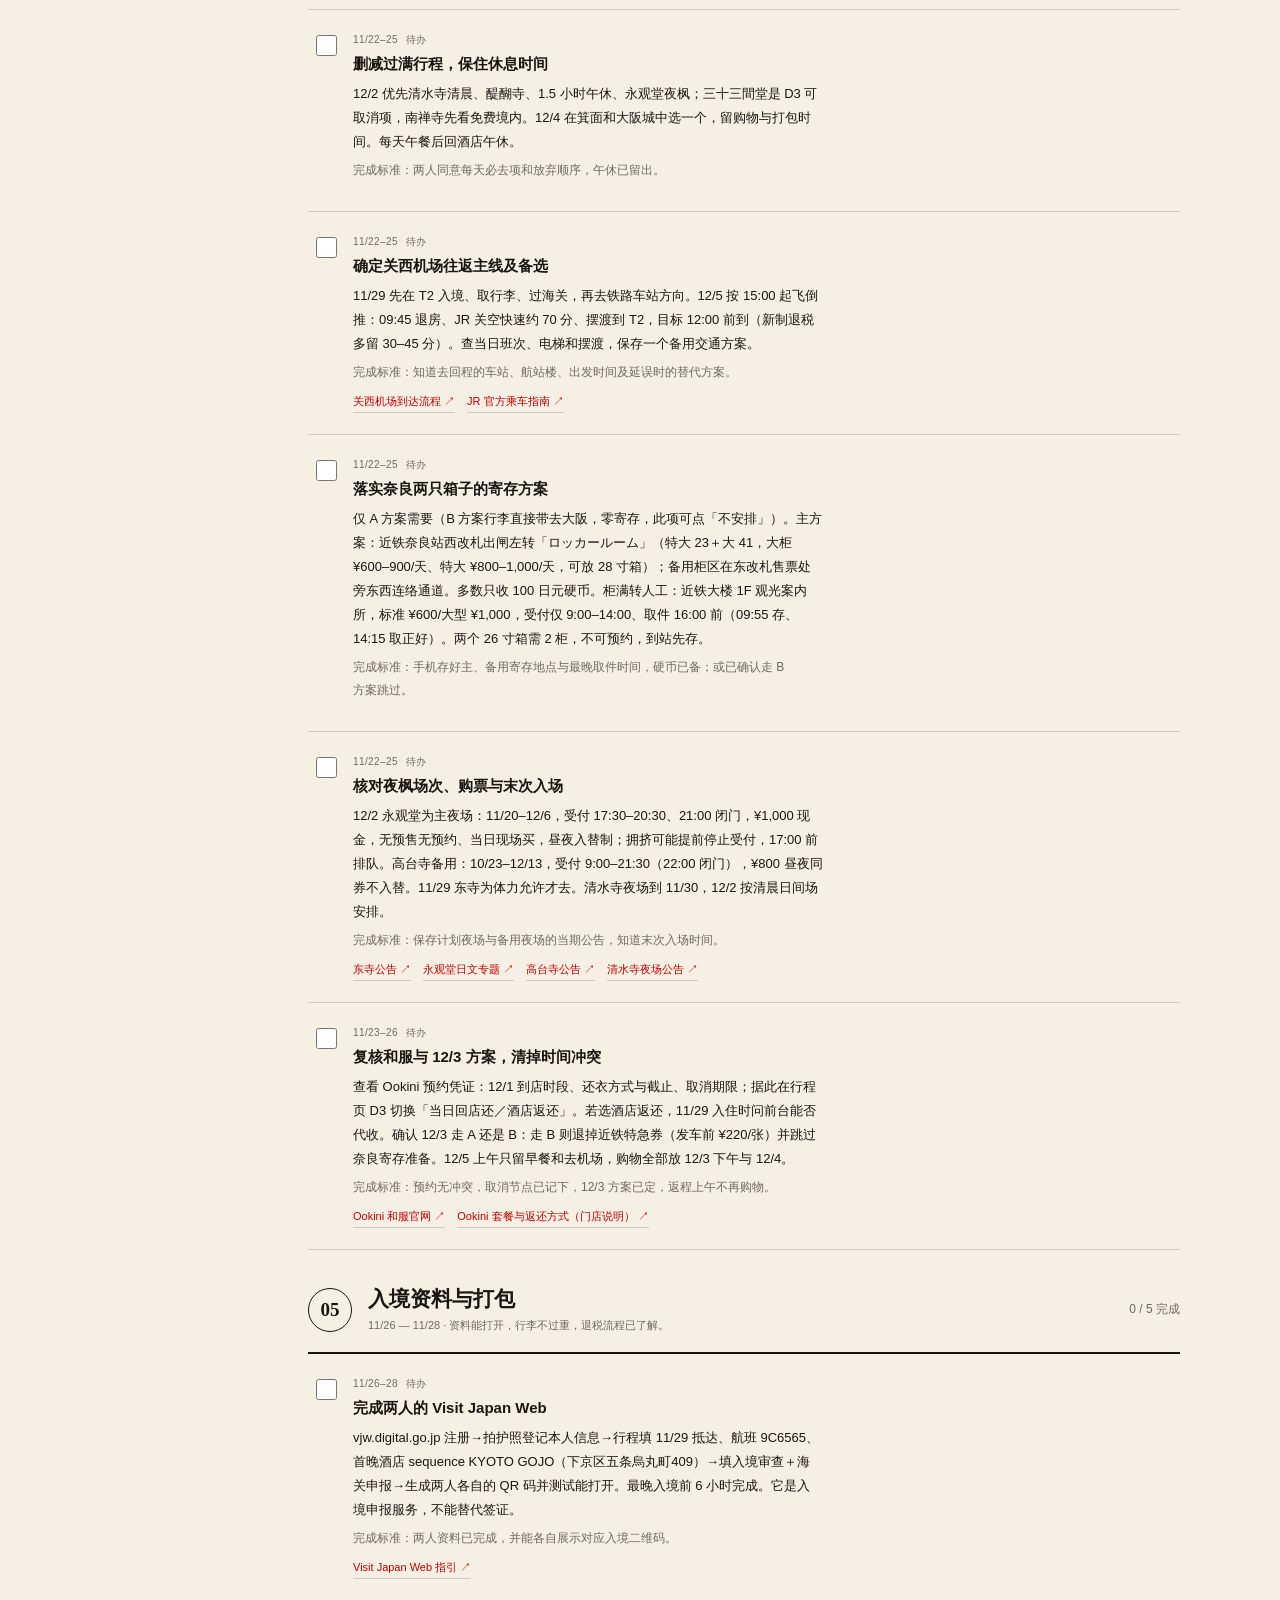
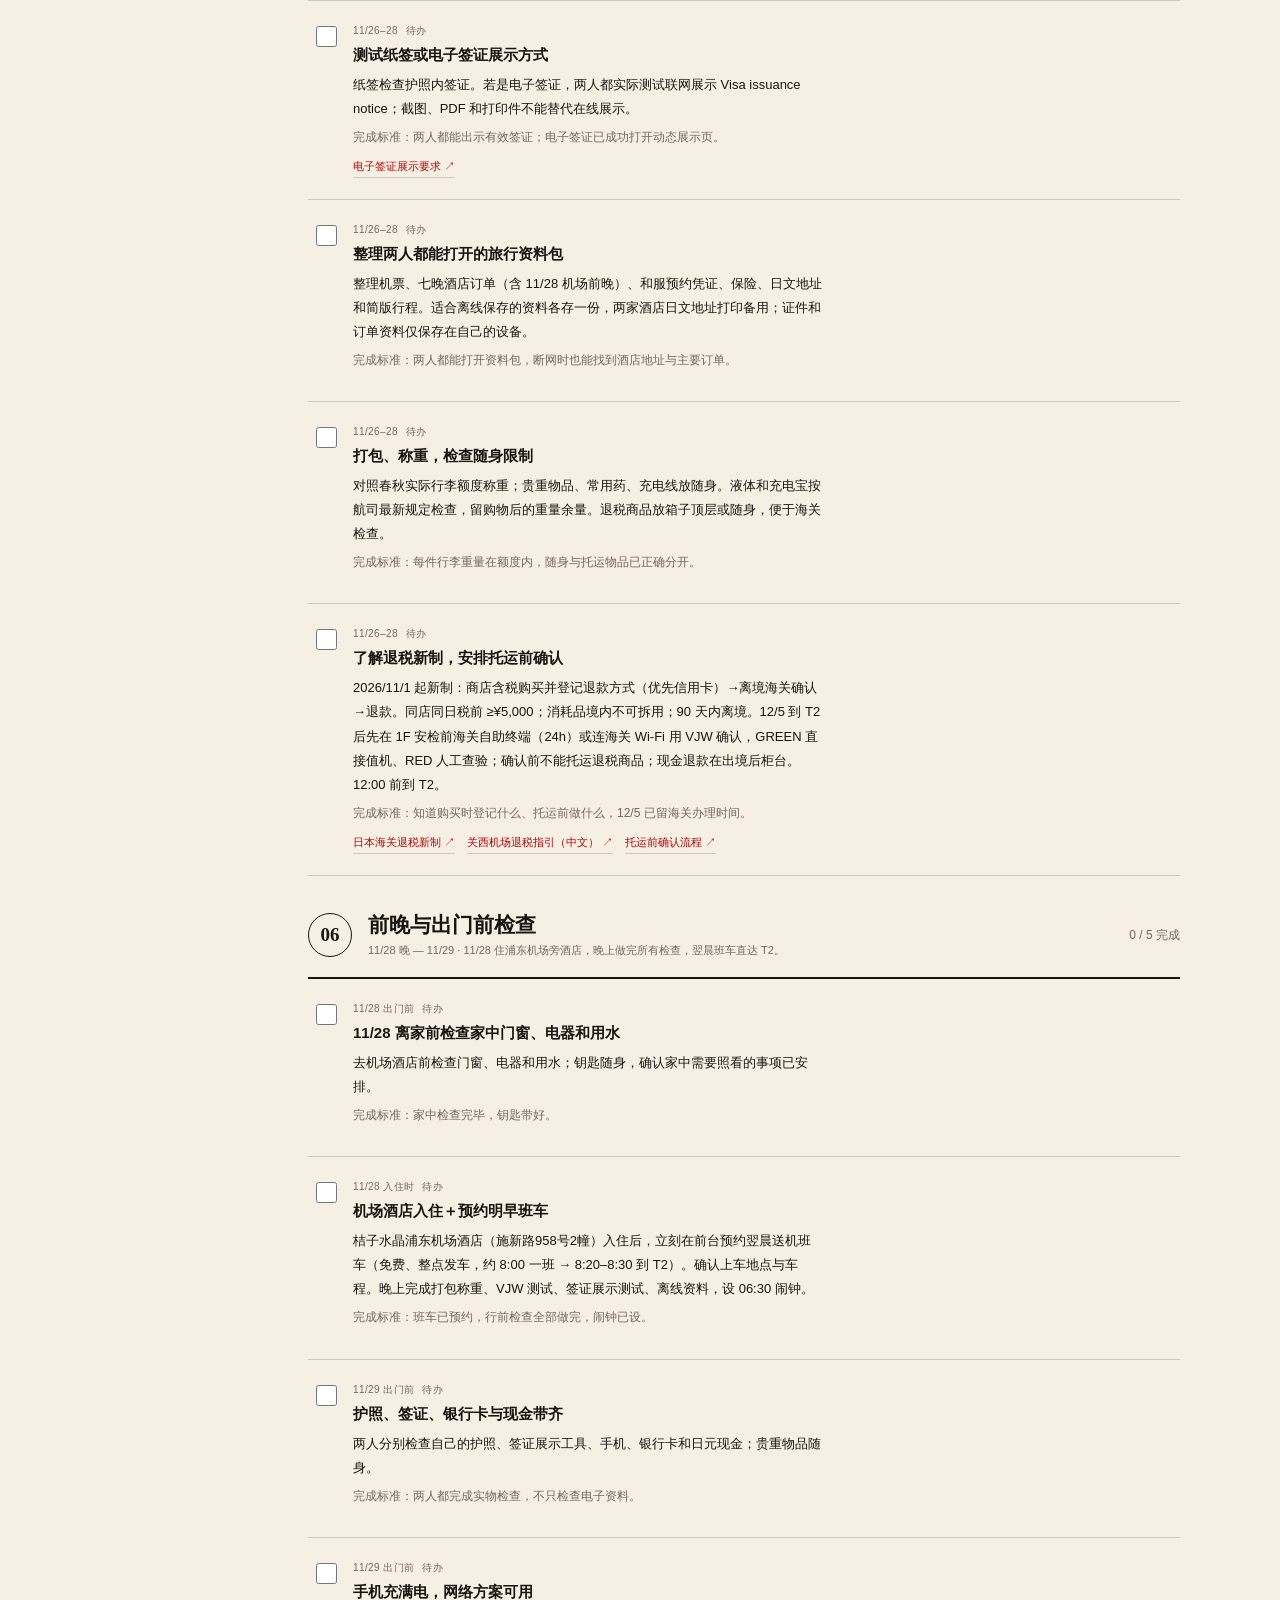
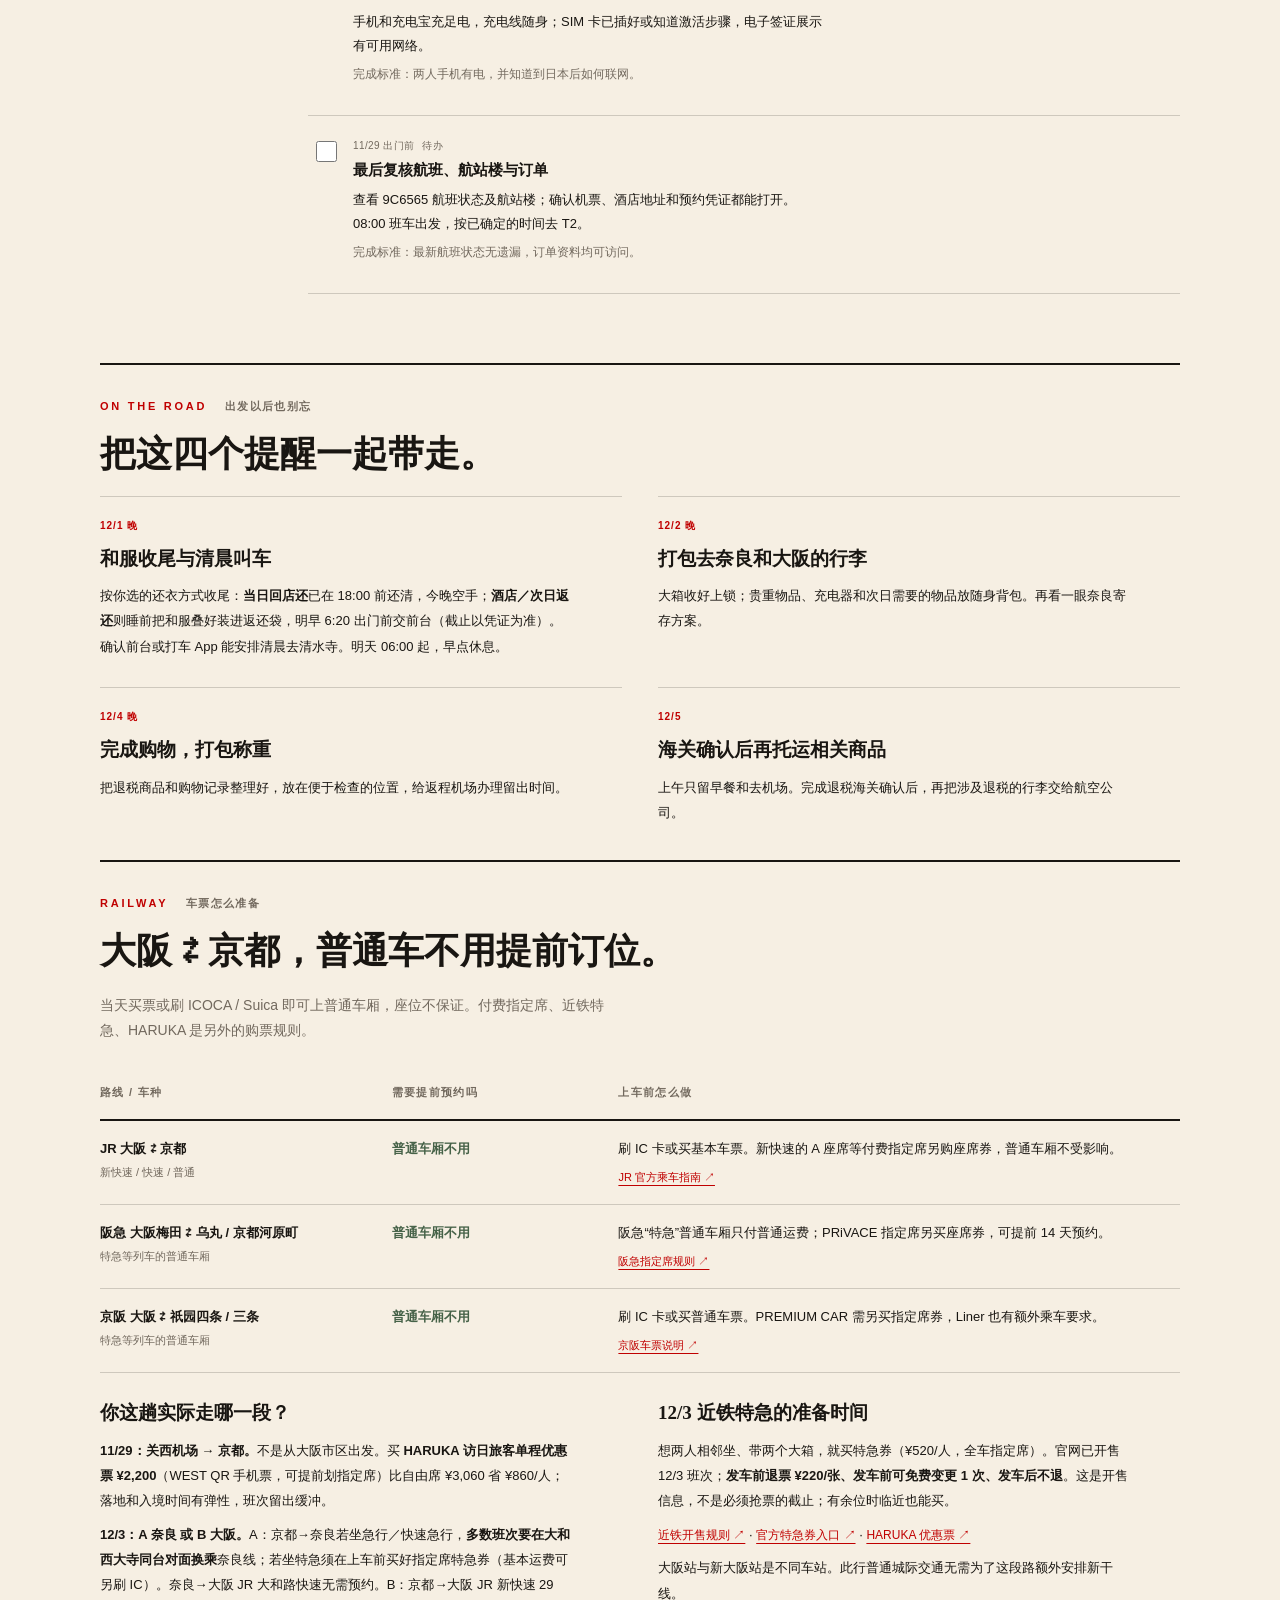
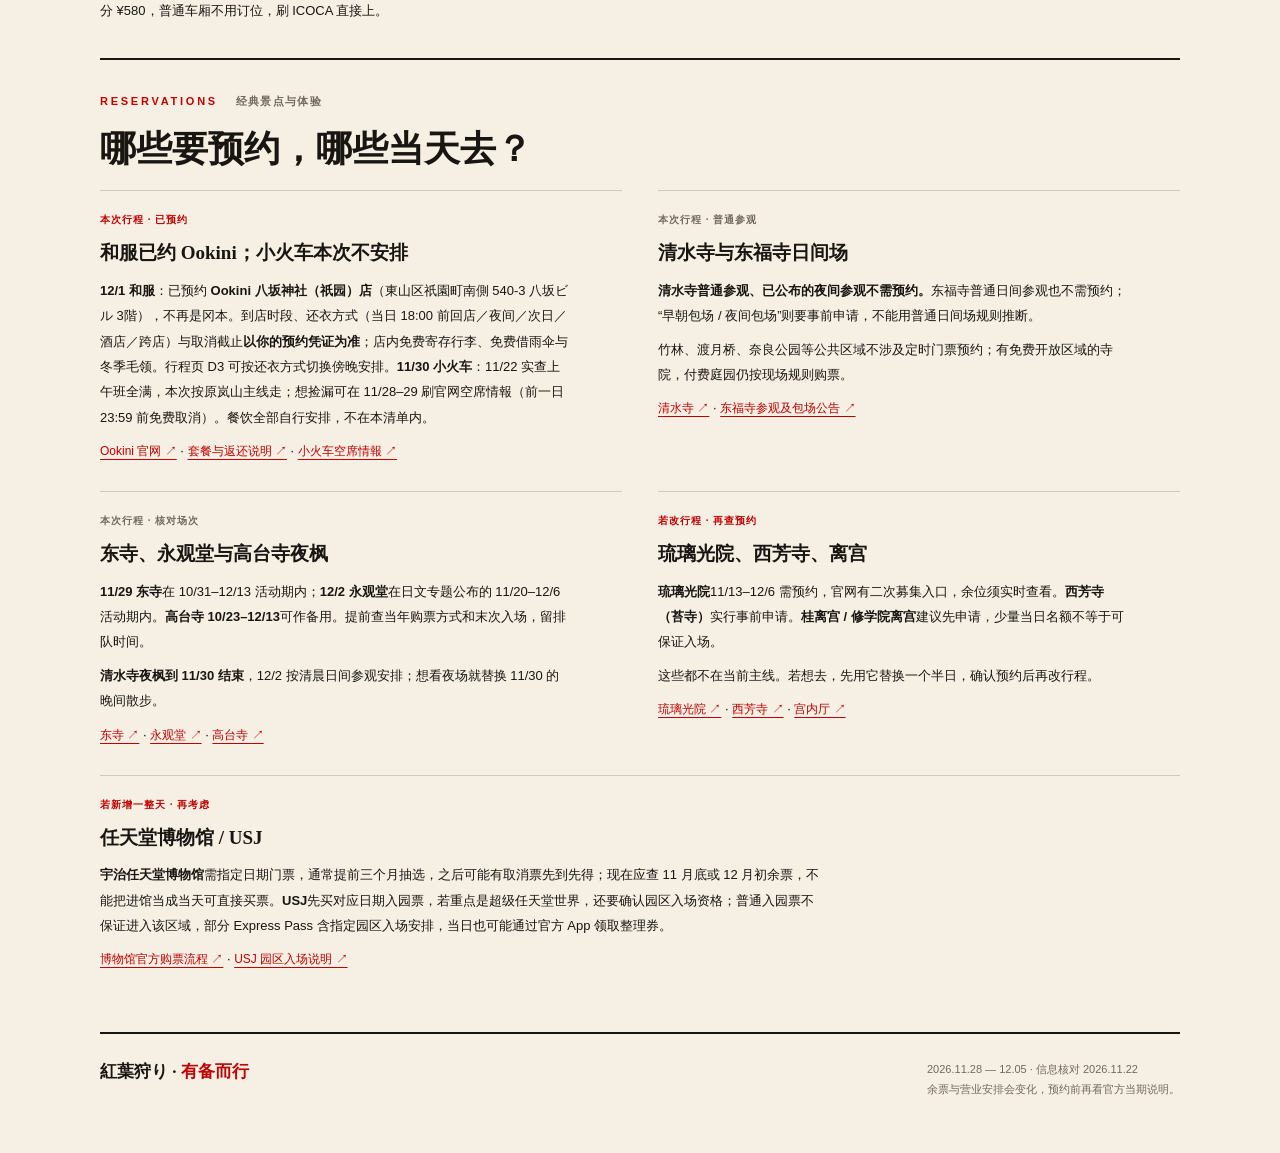
<file: kansai-momiji-2026-v2/checklist.html>
<!DOCTYPE html>
<html lang="zh-CN">
<head>
  <meta charset="UTF-8">
  <meta name="viewport" content="width=device-width, initial-scale=1.0">
  <meta name="description" content="2026 关西赏枫旅行准备清单：两人签证与酒店已完成，按日期落实预约、交通、通信、入境与行李。可勾选、筛选、保存和导出进度。">
  <title>行前清单｜紅葉狩 · 2026 关西七日</title>
  <link rel="stylesheet" href="../assets/trip-tabs.css">
  <link rel="stylesheet" href="checklist.css">
  <script src="checklist-data.js" defer></script>
  <script src="checklist.js" defer></script>
</head>
<body>
  <nav class="trip-pages" aria-label="旅行页面">
    <span class="trip-pages-mark">紅葉狩り · 二〇二六</span>
    <div class="trip-pages-links">
      <a href="./">行程计划</a>
      <a href="checklist.html" aria-current="page">行前清单</a>
    </div>
  </nav>
  <main class="sheet">
    <header class="checklist-head">
      <div>
        <p class="eyebrow">Before the journey <span>行前有数</span></p>
        <h1>准备妥当，<br>再去看<span>红叶。</span></h1>
        <p class="intro">11.28 前晚宿浦东机场旁 → 11.29 — 12.05 · 两人 · 京都四晚 → 奈良（可换大阪购物）→ 大阪两晚<br>签证、机票、七晚住宿与和服已办妥。剩下的准备，按时间一件件完成。</p>
      </div>
      <div class="departure"><span id="countdown-label">距出发</span><strong id="countdown">32</strong><span id="countdown-unit">天</span><small>2026.11.29</small></div>
    </header>

    <section class="overview" aria-label="准备进度">
      <div class="progress-line"><p><strong id="completed-count">3</strong><span id="total-count"> / — 项已完成</span></p><p id="pending-count">正在整理清单</p></div>
      <progress id="progress" value="3" max="40" aria-label="准备完成进度"></progress>
      <div class="progress-foot"><p id="save-note">进度保存在当前浏览器；换手机或电脑时，可导出后导入。</p><div class="file-actions"><button type="button" id="export">导出进度</button><button type="button" id="import">导入进度</button><button type="button" id="print">打印清单</button><input type="file" id="import-file" accept=".json,application/json" hidden></div></div>
      <p id="notice" role="status" aria-live="polite"></p>
    </section>

    <section class="next-section" aria-labelledby="next-title">
      <div class="section-heading"><h2 id="next-title">先做这几件</h2><span>随完成进度更新</span></div>
      <div id="next-actions" class="next-actions"></div>
    </section>

    <div class="toolbar" aria-label="筛选准备事项">
      <div class="filters" role="group" aria-label="按完成状态筛选">
        <button type="button" data-filter="all" aria-pressed="true">全部</button>
        <button type="button" data-filter="todo" aria-pressed="false">待办</button>
        <button type="button" data-filter="done" aria-pressed="false">已完成</button>
        <button type="button" data-filter="skipped" aria-pressed="false">不安排</button>
      </div>
      <label class="search"><span class="sr-only">搜索准备事项</span><input id="search" type="search" placeholder="搜索事项，如：和服、车票、行李" autocomplete="off"></label>
    </div>

    <div class="checklist-layout">
      <aside class="index">
        <p>准备日程</p>
        <nav id="phase-nav" aria-label="准备时间分组"></nav>
        <a href="#rail-guide">大阪 ⇄ 京都车票</a>
        <a href="#reservation-guide">景点预约说明</a>
        <small>信息核对：2026.11.22<br>普通待办日期为建议节点；<br>放票时间另行注明时区。</small>
      </aside>
      <div>
        <p id="filter-result" class="filter-result" aria-live="polite"></p>
        <div id="task-groups"></div>
        <p id="empty" class="empty" hidden>没有符合条件的事项。试试其他筛选，或清空搜索。</p>
        <noscript><p class="empty">请启用 JavaScript 来显示、勾选和保存准备事项。下方的交通与预约说明可直接阅读。</p></noscript>
      </div>
    </div>

    <section class="guide" aria-labelledby="during-title">
      <p class="eyebrow">On the road <span>出发以后也别忘</span></p>
      <h2 id="during-title">把这四个提醒一起带走。</h2>
      <div class="reservation-grid">
        <article><span class="guide-tag">12/1 晚</span><h3>和服收尾与清晨叫车</h3><p>按你选的还衣方式收尾：<b>当日回店还</b>已在 18:00 前还清，今晚空手；<b>酒店／次日返还</b>则睡前把和服叠好装进返还袋，明早 6:20 出门前交前台（截止以凭证为准）。确认前台或打车 App 能安排清晨去清水寺。明天 06:00 起，早点休息。</p></article>
        <article><span class="guide-tag">12/2 晚</span><h3>打包去奈良和大阪的行李</h3><p>大箱收好上锁；贵重物品、充电器和次日需要的物品放随身背包。再看一眼奈良寄存方案。</p></article>
        <article><span class="guide-tag">12/4 晚</span><h3>完成购物，打包称重</h3><p>把退税商品和购物记录整理好，放在便于检查的位置，给返程机场办理留出时间。</p></article>
        <article><span class="guide-tag">12/5</span><h3>海关确认后再托运相关商品</h3><p>上午只留早餐和去机场。完成退税海关确认后，再把涉及退税的行李交给航空公司。</p></article>
      </div>
    </section>

    <section class="guide" id="rail-guide" aria-labelledby="rail-title">
      <p class="eyebrow">Railway <span>车票怎么准备</span></p>
      <h2 id="rail-title">大阪 ⇄ 京都，普通车不用提前订位。</h2>
      <p class="guide-lead">当天买票或刷 ICOCA / Suica 即可上普通车厢，座位不保证。付费指定席、近铁特急、HARUKA 是另外的购票规则。</p>
      <div class="table-scroll">
        <table>
          <thead><tr><th>路线 / 车种</th><th>需要提前预约吗</th><th>上车前怎么做</th></tr></thead>
          <tbody>
            <tr><th scope="row">JR 大阪 ⇄ 京都<br><small>新快速 / 快速 / 普通</small></th><td><strong>普通车厢不用</strong></td><td>刷 IC 卡或买基本车票。新快速的 A 座席等付费指定席另购座席券，普通车厢不受影响。<a href="https://www.westjr.co.jp/travel-information/sc/train-usage-guide/howto/basics/" target="_blank" rel="noopener noreferrer">JR 官方乘车指南 ↗</a></td></tr>
            <tr><th scope="row">阪急 大阪梅田 ⇄ 乌丸 / 京都河原町<br><small>特急等列车的普通车厢</small></th><td><strong>普通车厢不用</strong></td><td>阪急“特急”普通车厢只付普通运费；PRiVACE 指定席另买座席券，可提前 14 天预约。<a href="https://www.hankyu.co.jp/privace/guide/index.html" target="_blank" rel="noopener noreferrer">阪急指定席规则 ↗</a></td></tr>
            <tr><th scope="row">京阪 大阪 ⇄ 祇园四条 / 三条<br><small>特急等列车的普通车厢</small></th><td><strong>普通车厢不用</strong></td><td>刷 IC 卡或买普通车票。PREMIUM CAR 需另买指定席券，Liner 也有额外乘车要求。<a href="https://www.keihan.co.jp/traffic/ticket/" target="_blank" rel="noopener noreferrer">京阪车票说明 ↗</a></td></tr>
          </tbody>
        </table>
      </div>
      <div class="guide-notes">
        <div><h3>你这趟实际走哪一段？</h3><p><b>11/29：关西机场 → 京都。</b>不是从大阪市区出发。买 <b>HARUKA 访日旅客单程优惠票 ¥2,200</b>（WEST QR 手机票，可提前划指定席）比自由席 ¥3,060 省 ¥860/人；落地和入境时间有弹性，班次留出缓冲。</p><p><b>12/3：A 奈良 或 B 大阪。</b>A：京都→奈良若坐急行／快速急行，<b>多数班次要在大和西大寺同台对面换乘</b>奈良线；若坐特急须在上车前买好指定席特急券（基本运费可另刷 IC）。奈良→大阪 JR 大和路快速无需预约。B：京都→大阪 JR 新快速 29 分 ¥580，普通车厢不用订位，刷 ICOCA 直接上。</p></div>
        <div><h3>12/3 近铁特急的准备时间</h3><p>想两人相邻坐、带两个大箱，就买特急券（¥520/人，全车指定席）。官网已开售 12/3 班次；<b>发车前退票 ¥220/张、发车前可免费变更 1 次、发车后不退</b>。这是开售信息，不是必须抢票的截止；有余位时临近也能买。</p><p><a href="https://www.kintetsu.co.jp/gyoumu/kippu/about/about.html" target="_blank" rel="noopener noreferrer">近铁开售规则 ↗</a> · <a href="https://www.ticket.kintetsu.co.jp/" target="_blank" rel="noopener noreferrer">官方特急券入口 ↗</a> · <a href="https://www.westjr.co.jp/global/sc/ticket/westqr/haruka/" target="_blank" rel="noopener noreferrer">HARUKA 优惠票 ↗</a></p><p>大阪站与新大阪站是不同车站。此行普通城际交通无需为了这段路额外安排新干线。</p></div>
      </div>
    </section>

    <section class="guide" id="reservation-guide" aria-labelledby="reservation-title">
      <p class="eyebrow">Reservations <span>经典景点与体验</span></p>
      <h2 id="reservation-title">哪些要预约，哪些当天去？</h2>
      <div class="reservation-grid">
        <article><span class="guide-tag">本次行程 · 已预约</span><h3>和服已约 Ookini；小火车本次不安排</h3><p><b>12/1 和服</b>：已预约 <b>Ookini 八坂神社（祇园）店</b>（東山区祇園町南側 540-3 八坂ビル 3階），不再是冈本。到店时段、还衣方式（当日 18:00 前回店／夜间／次日／酒店／跨店）与取消截止<b>以你的预约凭证为准</b>；店内免费寄存行李、免费借雨伞与冬季毛领。行程页 D3 可按还衣方式切换傍晚安排。<b>11/30 小火车</b>：11/22 实查上午班全满，本次按原岚山主线走；想捡漏可在 11/28–29 刷官网空席情報（前一日 23:59 前免费取消）。餐饮全部自行安排，不在本清单内。</p><p><a href="https://www.ookini-kimono.com/" target="_blank" rel="noopener noreferrer">Ookini 官网 ↗</a> · <a href="https://livejapan.com/zh-cn/in-kansai/in-pref-kyoto/in-gion_kawaramachi_kiyomizu-dera-temple/activity-traditional_activities/ka0574784/" target="_blank" rel="noopener noreferrer">套餐与返还说明 ↗</a> · <a href="https://www.sagano-kanko.co.jp/train-info" target="_blank" rel="noopener noreferrer">小火车空席情報 ↗</a></p></article>
        <article><span class="guide-tag calm">本次行程 · 普通参观</span><h3>清水寺与东福寺日间场</h3><p><b>清水寺普通参观、已公布的夜间参观不需预约。</b>东福寺普通日间参观也不需预约；“早朝包场 / 夜间包场”则要事前申请，不能用普通日间场规则推断。</p><p>竹林、渡月桥、奈良公园等公共区域不涉及定时门票预约；有免费开放区域的寺院，付费庭园仍按现场规则购票。</p><p><a href="https://www.kiyomizudera.or.jp/event/yakan.php" target="_blank" rel="noopener noreferrer">清水寺 ↗</a> · <a href="https://tofukuji.jp/" target="_blank" rel="noopener noreferrer">东福寺参观及包场公告 ↗</a></p></article>
        <article><span class="guide-tag calm">本次行程 · 核对场次</span><h3>东寺、永观堂与高台寺夜枫</h3><p><b>11/29 东寺</b>在 10/31–12/13 活动期内；<b>12/2 永观堂</b>在日文专题公布的 11/20–12/6 活动期内。<b>高台寺 10/23–12/13</b>可作备用。提前查当年购票方式和末次入场，留排队时间。</p><p><b>清水寺夜枫到 11/30 结束</b>，12/2 按清晨日间参观安排；想看夜场就替换 11/30 的晚间散步。</p><p><a href="https://toji.or.jp/search/kondo/" target="_blank" rel="noopener noreferrer">东寺 ↗</a> · <a href="https://www.eikando.or.jp/lp/2026/index.html" target="_blank" rel="noopener noreferrer">永观堂 ↗</a> · <a href="https://www.kodaiji.com/saiji.html" target="_blank" rel="noopener noreferrer">高台寺 ↗</a></p></article>
        <article><span class="guide-tag">若改行程 · 再查预约</span><h3>琉璃光院、西芳寺、离宫</h3><p><b>琉璃光院</b>11/13–12/6 需预约，官网有二次募集入口，余位须实时查看。<b>西芳寺（苔寺）</b>实行事前申请。<b>桂离宫 / 修学院离宫</b>建议先申请，少量当日名额不等于可保证入场。</p><p>这些都不在当前主线。若想去，先用它替换一个半日，确认预约后再改行程。</p><p><a href="https://rurikoin.komyoji.com/" target="_blank" rel="noopener noreferrer">琉璃光院 ↗</a> · <a href="https://saihoji-kokedera.com/" target="_blank" rel="noopener noreferrer">西芳寺 ↗</a> · <a href="https://sankan.kunaicho.go.jp/index.html" target="_blank" rel="noopener noreferrer">宫内厅 ↗</a></p></article>
        <article class="wide"><span class="guide-tag">若新增一整天 · 再考虑</span><h3>任天堂博物馆 / USJ</h3><p><b>宇治任天堂博物馆</b>需指定日期门票，通常提前三个月抽选，之后可能有取消票先到先得；现在应查 11 月底或 12 月初余票，不能把进馆当成当天可直接买票。<b>USJ</b>先买对应日期入园票，若重点是超级任天堂世界，还要确认园区入场资格；普通入园票不保证进入该区域，部分 Express Pass 含指定园区入场安排，当日也可能通过官方 App 领取整理券。</p><p><a href="https://museum.nintendo.com/en/guide/visit-flow/index.html" target="_blank" rel="noopener noreferrer">博物馆官方购票流程 ↗</a> · <a href="https://www.usj.co.jp/web/en/us/areas/super-nintendo-world/play-experience" target="_blank" rel="noopener noreferrer">USJ 园区入场说明 ↗</a></p></article>
      </div>
    </section>
    <footer><p>紅葉狩り · <span>有备而行</span></p><p>2026.11.28 — 12.05 · 信息核对 2026.11.22<br>余票与营业安排会变化，预约前再看官方当期说明。</p></footer>
  </main>
</body>
</html>
</file>
<file: kansai-momiji-2026-v2/trip.css>
/* ============================================================
   紅葉狩 · 关西七日 — 设计系统
   和纸 × 墨 × 朱红，按城市与章节切换色相
   ============================================================ */

:root{
  /* 纸与墨 */
  --paper:#f6efe3;
  --paper-2:#efe6d6;
  --paper-3:#fbf7ee;
  --paper-4:#e6dbc6;
  --ink:#191612;
  --ink-70:rgba(25,22,18,.7);
  --ink-60:rgba(25,22,18,.6);
  --ink-45:rgba(25,22,18,.45);
  --ink-30:rgba(25,22,18,.3);
  --line:rgba(25,22,18,.16);
  --line-2:rgba(25,22,18,.28);

  /* 主题色：红叶七色 */
  --aka:#c00000;          /* 朱紅 · 京都 */
  --aka-deep:#8f0000;
  --kaki:#c26a12;         /* 柿 · 移动日 */
  --kin:#a8842c;          /* 金 · 行前 */
  --koke:#4a6b3f;         /* 苔 · 奈良 */
  --ai:#2b4a7d;           /* 藍 · 大阪 */
  --fuji:#8e3b6b;         /* 蘇芳 · 提醒 */
  --sumi:#3a3630;         /* 墨 */

  /* 语义色 */
  --danger:var(--aka);
  --warn:var(--kaki);
  --ok:var(--koke);
  --info:var(--ai);

  --acc:var(--aka);
  --acc-soft:rgba(192,0,0,.08);

  --serif:"Noto Serif SC","Songti SC","STSong","SimSun",serif;
  --sans:-apple-system,BlinkMacSystemFont,"PingFang SC","Hiragino Sans GB","Microsoft YaHei",sans-serif;
  --mono:ui-monospace,SFMono-Regular,Menlo,Consolas,"Liberation Mono",monospace;
  --ease:cubic-bezier(.22,1,.36,1);
  --ease-flip:cubic-bezier(.34,.9,.28,1);

  --top:52px;
  --spine:14px;
  --edge:8px;
  --bar:46px;
}

*{margin:0;padding:0;box-sizing:border-box}
html{-webkit-text-size-adjust:100%}
body{
  background:var(--paper);
  color:var(--ink);
  font-family:var(--sans);
  font-size:16px;
  line-height:1.75;
  -webkit-font-smoothing:antialiased;
  text-rendering:optimizeLegibility;
}
::selection{background:var(--aka);color:var(--paper-3)}
a{color:inherit;text-decoration:none}
button{font:inherit;color:inherit;background:none;border:0;cursor:pointer}
img,svg{display:block;max-width:100%}
b,strong{font-weight:600}
:focus-visible{outline:2px solid var(--aka);outline-offset:3px;border-radius:2px}
[hidden]{display:none!important}
.sr{position:absolute;width:1px;height:1px;overflow:hidden;clip:rect(0 0 0 0);white-space:nowrap}

/* ---------- 滚动条：用本站的语言画 ---------- */
*{scrollbar-width:thin;scrollbar-color:rgba(143,0,0,.5) var(--paper-2)}
::-webkit-scrollbar{width:8px;height:8px}
::-webkit-scrollbar-track{background:var(--paper-2);border-left:1px solid var(--line)}
::-webkit-scrollbar-thumb{
  background:linear-gradient(180deg,rgba(192,0,0,.55),rgba(143,0,0,.55));
  border:2px solid var(--paper-2);border-radius:8px;
}
::-webkit-scrollbar-thumb:hover{background:linear-gradient(180deg,rgba(216,31,31,.85),rgba(192,0,0,.85))}
::-webkit-scrollbar-corner{background:var(--paper-2)}

/* ---------- 纸纹与 drifting light ---------- */
.grain{
  position:fixed;inset:0;z-index:1;pointer-events:none;opacity:.05;
  mix-blend-mode:multiply;
  background-image:url("data:image/svg+xml,%3Csvg xmlns='http://www.w3.org/2000/svg' width='220' height='220'%3E%3Cfilter id='n'%3E%3CfeTurbulence type='fractalNoise' baseFrequency='.82' numOctaves='4' stitchTiles='stitch'/%3E%3C/filter%3E%3Crect width='220' height='220' filter='url(%23n)'/%3E%3C/svg%3E");
}
.wash{position:absolute;inset:-20%;pointer-events:none;z-index:0;filter:blur(46px);opacity:.5}
.wash i{position:absolute;display:block;border-radius:50%}
.wash i:nth-child(1){width:46%;height:46%;left:6%;top:8%;background:radial-gradient(circle,rgba(192,0,0,.30),transparent 68%);animation:drift1 26s ease-in-out infinite}
.wash i:nth-child(2){width:40%;height:40%;right:4%;top:22%;background:radial-gradient(circle,rgba(194,106,18,.28),transparent 68%);animation:drift2 32s ease-in-out infinite}
.wash i:nth-child(3){width:38%;height:38%;left:28%;bottom:2%;background:radial-gradient(circle,rgba(43,74,125,.22),transparent 70%);animation:drift3 38s ease-in-out infinite}
@keyframes drift1{0%,100%{transform:translate3d(0,0,0) scale(1)}50%{transform:translate3d(6%,4%,0) scale(1.12)}}
@keyframes drift2{0%,100%{transform:translate3d(0,0,0) scale(1.05)}50%{transform:translate3d(-7%,6%,0) scale(.94)}}
@keyframes drift3{0%,100%{transform:translate3d(0,0,0) scale(.96)}50%{transform:translate3d(5%,-6%,0) scale(1.1)}}

/* ============================================================
   顶栏
   ============================================================ */
.topbar{
  position:fixed;left:0;right:0;top:0;z-index:60;height:var(--top);
  display:flex;align-items:center;gap:10px;
  padding:0 clamp(12px,3vw,28px);
  background:color-mix(in srgb,var(--paper) 92%,transparent);
  backdrop-filter:saturate(1.2) blur(10px);
  -webkit-backdrop-filter:saturate(1.2) blur(10px);
  border-bottom:1px solid var(--line);
}
.topbar .mark{
  font-family:var(--serif);font-weight:900;font-size:15px;letter-spacing:.1em;
  white-space:nowrap;display:flex;align-items:center;gap:8px;
}
.topbar .mark em{font-style:normal;color:var(--aka)}
.topbar .mark .yr{font-family:var(--sans);font-weight:400;font-size:10px;letter-spacing:.22em;color:var(--ink-45)}
.topbar .spacer{flex:1}
.tlink{
  font-size:12.5px;color:var(--ink-60);padding:7px 2px;border-bottom:2px solid transparent;
  white-space:nowrap;transition:color .25s var(--ease),border-color .25s var(--ease);
}
.tlink:hover{color:var(--aka)}
.tlink[aria-current="page"]{color:var(--aka);border-bottom-color:var(--aka);font-weight:600}
.iconbtn{
  width:36px;height:36px;display:grid;place-items:center;border:1px solid var(--line);
  border-radius:9px;background:var(--paper-3);color:var(--ink-70);
  transition:transform .2s var(--ease),border-color .2s,color .2s,background .2s;
  flex:0 0 auto;
}
.iconbtn:hover{border-color:var(--aka);color:var(--aka);transform:translateY(-1px)}
.iconbtn:active{transform:translateY(0) scale(.95)}
.iconbtn svg{width:17px;height:17px}
.iconbtn[aria-pressed="true"]{background:var(--aka);border-color:var(--aka);color:var(--paper-3)}
.iconbtn.off{color:var(--ink-30)}
.modebtn{
  display:flex;align-items:center;gap:6px;height:36px;padding:0 11px;
  border:1px solid var(--line-2);border-radius:9px;background:var(--paper-3);
  font-size:12px;font-weight:600;letter-spacing:.04em;white-space:nowrap;
  transition:border-color .2s,color .2s,transform .2s var(--ease);
}
.modebtn:hover{border-color:var(--aka);color:var(--aka);transform:translateY(-1px)}
.modebtn svg{width:15px;height:15px}

/* ============================================================
   共用内容组件
   ============================================================ */
.sec-label{font-size:11px;letter-spacing:.32em;text-transform:uppercase;color:var(--acc);margin-bottom:10px;font-weight:600}
.sec-label span{color:var(--ink-60);margin-left:.8em;letter-spacing:.18em}
.sec-title{font-family:var(--serif);font-weight:900;font-size:clamp(28px,4.4vw,50px);line-height:1.16;margin-bottom:.7em;text-wrap:balance}
.sec-note{font-size:14px;color:var(--ink-70);max-width:60em;margin-bottom:2em;line-height:1.85}
.sec-note b{color:var(--ink)}
.sub-title{font-family:var(--serif);font-weight:600;font-size:19px;padding-bottom:10px;border-bottom:2px solid var(--ink);margin-bottom:6px}
.sub-title small{font-family:var(--sans);font-size:11px;letter-spacing:.2em;color:var(--ink-60);margin-left:.7em;text-transform:uppercase}

.free{
  display:inline-block;font-size:10.5px;letter-spacing:.1em;border:1px solid var(--ok);color:var(--ok);
  padding:0 6px;border-radius:3px;margin-left:.45em;vertical-align:.15em;white-space:nowrap;font-weight:600;
}
.src{display:block;font-size:12px;color:var(--ink-45);margin-top:4px}
.star{color:var(--kaki)}

/* 注意事项 */
.note{font-size:13px;line-height:1.75;margin-top:9px;padding-left:13px;border-left:2px solid var(--line-2);color:var(--ink-70)}
.note b{color:var(--ink)}
.note .nk{
  display:inline-block;font-size:9.5px;font-weight:700;letter-spacing:.16em;
  padding:1px 5px;border-radius:3px;margin-right:7px;vertical-align:.12em;
  border:1px solid currentColor;
}
.note.warn{border-left-color:var(--danger);color:var(--ink)}
.note.warn .nk{color:var(--danger)}
.note.warn b{color:var(--aka-deep)}
.note.tip{border-left-color:var(--info)}
.note.tip .nk{color:var(--info)}
.note.ok{border-left-color:var(--ok)}
.note.ok .nk{color:var(--ok)}
.note.cost{border-left-color:var(--kin)}
.note.cost .nk{color:var(--kin)}

/* 列表 */
ul.tick{list-style:none}
ul.tick li{padding:11px 0 11px 22px;border-bottom:1px solid var(--line);font-size:14px;position:relative;line-height:1.8}
ul.tick li::before{content:"";position:absolute;left:2px;top:1.4em;width:9px;height:2px;background:var(--acc)}
ul.tick.cross li{padding-left:24px}
ul.tick.cross li::before{content:"×";background:none;color:var(--ink-30);width:auto;height:auto;top:.85em;font-size:15px;left:2px}
ol.steps{list-style:none;counter-reset:st}
ol.steps li{counter-increment:st;position:relative;padding:14px 0 14px 52px;border-bottom:1px solid var(--line);font-size:14px;line-height:1.85}
ol.steps li::before{
  content:counter(st,decimal-leading-zero);position:absolute;left:0;top:13px;
  font-family:var(--serif);font-weight:900;font-size:21px;color:var(--acc);opacity:.6;
}
ul.picks{list-style:none;margin-top:10px}
ul.picks li{font-size:13px;padding:9px 0 9px 18px;border-top:1px dotted var(--line-2);position:relative;line-height:1.75}
ul.picks li::before{content:"▸";position:absolute;left:0;top:9px;color:var(--acc);font-size:11px}

/* 表格 */
.tbl{margin-top:8px}
.tbl table{width:100%;border-collapse:collapse;font-size:14px}
.tbl th{
  text-align:left;font-weight:600;font-size:10.5px;letter-spacing:.22em;text-transform:uppercase;
  color:var(--ink-60);padding:10px 14px 10px 0;border-bottom:2px solid var(--ink);vertical-align:bottom;
}
.tbl td{padding:15px 14px 15px 0;border-bottom:1px solid var(--line);vertical-align:top;line-height:1.8}
.tbl td.num,.tbl th.num{text-align:right;white-space:nowrap;font-variant-numeric:tabular-nums}
.tbl tr.total td{border-bottom:none;border-top:2px solid var(--ink);font-family:var(--serif);font-weight:900;font-size:16.5px}
.tbl tr.total td.num{color:var(--aka)}
.tbl td a{color:var(--aka);border-bottom:1px solid var(--line);font-size:12.5px}
.tbl td a:hover{border-bottom-color:var(--aka)}
.tbl .win{color:var(--aka);font-weight:600}

/* 双栏 */
.cols{display:grid;grid-template-columns:1fr 1fr;gap:clamp(22px,3.4vw,52px)}
.cols h4{font-family:var(--serif);font-weight:600;font-size:18px;padding-bottom:10px;border-bottom:2px solid var(--ink);margin-bottom:6px}
.cols h4 small{font-family:var(--sans);font-size:10.5px;letter-spacing:.2em;color:var(--ink-60);margin-left:.7em;text-transform:uppercase}

/* 路线图 */
.route{
  font-family:var(--mono);font-size:11.5px;line-height:2.05;color:var(--ink);
  background:var(--paper-2);padding:18px 20px;overflow-x:auto;white-space:pre;
  border-left:3px solid var(--acc);margin-top:18px;
}

/* 决策对比卡 */
.pick{display:grid;grid-template-columns:1fr 1fr;gap:18px;margin-top:14px}
.pick .opt-card{
  border:1px solid var(--line-2);background:var(--paper-3);padding:18px 18px 16px;
  position:relative;display:flex;flex-direction:column;
}
.pick .opt-card.good{border-color:var(--acc);box-shadow:0 1px 0 var(--acc),0 14px 30px -22px rgba(25,22,18,.5)}
.pick .opt-card .tag{
  position:absolute;top:-1px;right:-1px;font-size:9.5px;font-weight:700;letter-spacing:.16em;
  padding:4px 9px;background:var(--paper-4);color:var(--ink-70);
}
.pick .opt-card.good .tag{background:var(--acc);color:var(--paper-3)}
.pick .opt-card h5{font-family:var(--serif);font-weight:900;font-size:19px;line-height:1.35;margin:6px 0 12px;padding-right:76px}
.pick dl{display:grid;grid-template-columns:auto 1fr;gap:7px 12px;font-size:13px;margin-bottom:12px}
.pick dt{color:var(--ink-45);font-size:11px;letter-spacing:.08em;white-space:nowrap;padding-top:2px}
.pick dd{line-height:1.7}
.pick .verdict{
  margin-top:auto;padding-top:12px;border-top:1px dashed var(--line-2);
  font-size:12.5px;line-height:1.8;color:var(--ink-70);
}
.pick .opt-card.good .verdict{color:var(--ink)}

/* 链接组 */
.links{display:flex;flex-wrap:wrap;gap:8px;margin-top:16px}
.links a{
  font-size:12px;padding:6px 11px;border:1px solid var(--line-2);border-radius:999px;
  color:var(--ink-70);background:var(--paper-3);transition:all .2s var(--ease);
}
.links a:hover{border-color:var(--aka);color:var(--aka);transform:translateY(-1px)}
.links a::after{content:" ↗";font-size:10px;opacity:.6}

/* 体力条 */
.bars{display:grid;grid-template-columns:auto 1fr auto;gap:9px 16px;align-items:center;font-size:13.5px;margin-top:14px}
.bars .lbl{font-family:var(--serif);font-weight:600;white-space:nowrap}
.bars .lbl small{display:block;font-family:var(--sans);font-weight:400;font-size:11px;color:var(--ink-60);white-space:normal;max-width:22em}
.bars .bar{height:9px;background:var(--paper-4);position:relative;overflow:hidden;border-radius:2px}
.bars .bar i{position:absolute;inset:0;right:auto;width:0;border-radius:2px;transition:width 1.1s var(--ease)}
.bars .steps{font-size:11.5px;color:var(--ink-60);white-space:nowrap;text-align:right;font-variant-numeric:tabular-nums}
.bars .lbl.alt{color:var(--ink-45)}
.bars .bar.alt i{opacity:.6;background-image:repeating-linear-gradient(45deg,rgba(255,255,255,.45) 0 4px,transparent 4px 8px)}

/* 分支切换 */
.branch{display:flex;gap:6px;flex-wrap:wrap}
.branch button{
  display:flex;flex-direction:column;align-items:flex-start;gap:1px;
  padding:6px 11px;border:1px solid var(--line-2);border-radius:8px;background:var(--paper-3);
  font-size:12px;font-weight:600;line-height:1.35;text-align:left;
  transition:all .22s var(--ease);min-width:0;
}
.branch button small{font-weight:400;font-size:10px;color:var(--ink-45);letter-spacing:.02em}
.branch button:hover{border-color:var(--acc);transform:translateY(-1px)}
.branch button[aria-pressed="true"]{background:var(--acc);border-color:var(--acc);color:var(--paper-3)}
.branch button[aria-pressed="true"] small{color:rgba(251,247,238,.78)}
.branch.mini button{padding:4px 9px;font-size:11px;border-radius:7px}
.branch.mini button small{display:none}

/* ============================================================
   长卷模式（桌面默认）
   ============================================================ */
body.mode-scroll{overflow-x:hidden}
.scroll-root{position:relative;z-index:2;padding-top:var(--top)}
main{max-width:1040px;margin:0 auto;padding:0 clamp(16px,3vw,24px) 150px}
section{padding:clamp(48px,8vh,96px) 0 0;scroll-margin-top:calc(var(--top) + 14px)}
section[data-acc="kin"]{--acc:var(--kin);--acc-soft:rgba(168,132,44,.1)}
section[data-acc="aka"]{--acc:var(--aka);--acc-soft:rgba(192,0,0,.08)}
section[data-acc="ai"]{--acc:var(--ai);--acc-soft:rgba(43,74,125,.09)}
section[data-acc="koke"]{--acc:var(--koke);--acc-soft:rgba(74,107,63,.1)}
section[data-acc="kaki"]{--acc:var(--kaki);--acc-soft:rgba(194,106,18,.1)}
section[data-acc="fuji"]{--acc:var(--fuji);--acc-soft:rgba(142,59,107,.09)}
.block{margin-top:34px}
.block:first-child{margin-top:0}

/* hero */
.hero{min-height:calc(100svh - var(--top));position:relative;display:flex;flex-direction:column;justify-content:center;padding:clamp(20px,4vw,56px);overflow:hidden}
.hero-leaf{position:absolute;right:-12vw;top:-8vw;width:52vw;height:52vw;color:var(--aka);opacity:.07;pointer-events:none;transform:rotate(18deg);will-change:transform}
.hero-stage{position:relative;z-index:1}
.hero-word{font-family:var(--serif);font-weight:900;font-size:clamp(80px,21vw,290px);line-height:.95;letter-spacing:.02em;position:relative;z-index:1}
.hero-word .l1{display:block;text-align:left}
.hero-word .l2{display:block;text-align:right;color:var(--aka)}
.hero-circle{
  position:absolute;z-index:2;left:50%;top:50%;transform:translate(-50%,-50%);
  width:clamp(112px,16vw,210px);height:clamp(112px,16vw,210px);
  border:clamp(5px,.9vw,11px) solid var(--ink);border-radius:50%;
  display:flex;align-items:center;justify-content:center;
  font-family:var(--serif);font-weight:600;font-size:clamp(14px,1.5vw,21px);
  letter-spacing:.35em;text-indent:.35em;animation:breathe 5s ease-in-out infinite;
  background:color-mix(in srgb,var(--paper) 55%,transparent);
  backdrop-filter:blur(1px);
}
@keyframes breathe{0%,100%{border-color:var(--ink);color:var(--ink)}50%{border-color:var(--aka);color:var(--aka)}}
.hero-meta{margin-top:clamp(24px,4vh,56px);display:flex;flex-wrap:wrap;gap:1.1em 2.6em;font-size:14px;letter-spacing:.04em;position:relative;z-index:1}
.hero-meta .k{display:block;font-size:10.5px;letter-spacing:.26em;text-transform:uppercase;color:var(--ink-60);margin-bottom:2px}
.hero-meta strong{font-family:var(--serif);font-size:16.5px;font-weight:600}
.hero-flights{margin-top:2em;padding-top:1.3em;border-top:1px solid var(--line);display:flex;flex-direction:column;gap:.5em;font-size:13px;color:var(--ink-60);position:relative;z-index:1}
.hero-flights b{color:var(--ink);font-weight:600}
.hero-cta{display:flex;flex-wrap:wrap;gap:10px;margin-top:1.8em;position:relative;z-index:1}
.btn{
  display:inline-flex;align-items:center;gap:8px;padding:11px 18px;border-radius:999px;
  font-size:13px;font-weight:600;letter-spacing:.03em;border:1px solid var(--ink);
  background:var(--ink);color:var(--paper-3);transition:all .24s var(--ease);
}
.btn:hover{background:var(--aka);border-color:var(--aka);transform:translateY(-2px);box-shadow:0 12px 24px -14px rgba(143,0,0,.8)}
.btn.ghost{background:transparent;color:var(--ink);border-color:var(--line-2)}
.btn.ghost:hover{background:var(--paper-3);color:var(--aka);border-color:var(--aka);box-shadow:none}
.btn svg{width:15px;height:15px}

/* 更新摘要 */
.updates{margin-top:2.2em;position:relative;z-index:1;border-top:1px solid var(--line);padding-top:1.3em}
.updates h2{font-size:10.5px;letter-spacing:.28em;text-transform:uppercase;color:var(--aka);font-weight:700;margin-bottom:.7em}
.updates ul{list-style:none;display:grid;gap:.42em}
.updates li{font-size:13px;color:var(--ink-70);padding-left:18px;position:relative;line-height:1.7}
.updates li::before{content:"";position:absolute;left:0;top:.72em;width:8px;height:2px;background:var(--kaki)}
.updates li b{color:var(--ink)}

/* 固定日期导航 */
.daynav{
  position:fixed;z-index:55;left:50%;transform:translateX(-50%);bottom:14px;
  display:flex;gap:0;overflow-x:auto;max-width:min(96vw,1000px);
  background:color-mix(in srgb,var(--paper-3) 94%,transparent);
  backdrop-filter:blur(10px);-webkit-backdrop-filter:blur(10px);
  border:1px solid var(--line-2);border-radius:999px;padding:4px;
  box-shadow:0 18px 40px -24px rgba(25,22,18,.7);
  scrollbar-width:none;
}
.daynav::-webkit-scrollbar{display:none}
.daynav a{
  flex:0 0 auto;padding:7px 13px;border-radius:999px;font-family:var(--serif);font-weight:600;font-size:13px;
  color:var(--ink-45);transition:all .25s var(--ease);text-align:center;line-height:1.25;
}
.daynav a small{display:block;font-family:var(--sans);font-weight:400;font-size:8.5px;letter-spacing:.16em;text-transform:uppercase}
.daynav a:hover{color:var(--ink);background:var(--paper-2)}
.daynav a.cur{color:var(--paper-3);background:var(--aka)}
.daynav a.cur small{color:rgba(251,247,238,.75)}

/* 日章节 */
.day{border-top:2px solid var(--ink);padding-top:34px;margin-top:64px;scroll-margin-top:calc(var(--top) + 14px)}
.day-head{display:flex;align-items:center;gap:clamp(16px,2.6vw,32px);margin-bottom:26px;flex-wrap:wrap}
.day-circle{
  flex:0 0 auto;width:clamp(78px,9vw,116px);height:clamp(78px,9vw,116px);
  border:3px solid var(--acc);border-radius:50%;color:var(--acc);
  display:flex;flex-direction:column;align-items:center;justify-content:center;font-family:var(--serif);
}
.day-circle .n{font-size:clamp(28px,3.2vw,42px);font-weight:900;line-height:1}
.day-circle .d{font-size:10px;letter-spacing:.28em;margin-top:4px;opacity:.65}
.day-titles{min-width:0;flex:1 1 260px}
.day-titles .date{font-size:12.5px;letter-spacing:.1em;color:var(--ink-60);margin-bottom:4px}
.day-titles h3{font-family:var(--serif);font-weight:900;font-size:clamp(22px,3.1vw,36px);line-height:1.22;text-wrap:balance}
.day-titles .route-line{font-size:13px;color:var(--ink-60);margin-top:6px;line-height:1.7}
.day-body{display:grid;grid-template-columns:190px 1fr;gap:clamp(20px,3.4vw,56px)}
.day-side{font-size:13px}
.day-side .cell{padding:11px 0;border-top:1px solid var(--line)}
.day-side .k{font-size:10px;letter-spacing:.24em;text-transform:uppercase;color:var(--ink-60);display:block;margin-bottom:3px}
.stars{color:var(--acc);letter-spacing:.14em;font-size:15px}
.stars .off{color:var(--ink-30)}
.day-branch{margin-bottom:18px;padding:13px 15px;border:1px dashed var(--line-2);background:var(--acc-soft);border-radius:10px}
.day-branch .bk{font-size:10px;letter-spacing:.22em;text-transform:uppercase;color:var(--acc);font-weight:700;display:block;margin-bottom:8px}

/* 时段 */
.slot{display:grid;grid-template-columns:88px 1fr;gap:18px;padding:15px 0;border-top:1px solid var(--line)}
.slot .t{font-family:var(--serif);font-weight:600;font-size:13px;color:var(--acc);letter-spacing:.06em;padding-top:2px;white-space:nowrap;font-variant-numeric:tabular-nums}
.slot p{font-size:14.5px;line-height:1.85}
.eve{
  display:flex;align-items:center;gap:.9em;margin:28px 0 2px;padding-top:16px;border-top:1px dashed var(--line-2);
  font-size:10.5px;letter-spacing:.28em;text-transform:uppercase;color:var(--acc);font-weight:700;
}
.eve::after{content:"";flex:1;height:1px;background:var(--line)}
.eve span{font-family:var(--serif);letter-spacing:.06em;font-size:12.5px;text-transform:none;color:var(--ink-60);font-weight:400}
.extras{margin-top:30px;border-top:2px solid var(--ink);padding-top:18px}
.extras h4{font-family:var(--serif);font-size:17px;font-weight:600;margin-bottom:14px}
.extra{padding:13px 0;border-top:1px solid var(--line)}
.extra:first-of-type{border-top:0}
.extra h5{font-size:13.5px;font-weight:600;color:var(--acc);margin-bottom:5px;letter-spacing:.02em}
.extra p{font-size:13.5px;line-height:1.85;color:var(--ink-70)}

/* 分隔叶 */
.divider{display:flex;justify-content:center;padding:clamp(44px,7vh,88px) 0 0}
.divider svg{width:50px;height:50px;color:var(--aka);opacity:.8;animation:sway 7s ease-in-out infinite}
@keyframes sway{0%,100%{transform:rotate(-9deg)}50%{transform:rotate(9deg)}}

footer.site{
  border-top:2px solid var(--ink);margin-top:80px;padding:30px 0 20px;
  display:flex;flex-wrap:wrap;gap:.8em 2.6em;justify-content:space-between;font-size:12.5px;color:var(--ink-60);
}
footer.site .mark{font-family:var(--serif);font-weight:900;font-size:16px;color:var(--ink)}
footer.site .mark em{font-style:normal;color:var(--aka)}

/* 滚动揭示 */
.rv{opacity:0;transform:translateY(30px);transition:opacity .9s var(--ease),transform .9s var(--ease)}
.rv.in{opacity:1;transform:none}
.rv-d1{transition-delay:.08s}.rv-d2{transition-delay:.16s}.rv-d3{transition-delay:.24s}

/* ============================================================
   手帖模式（翻书 · 移动默认）
   ============================================================ */
body.mode-book{overflow:hidden;height:100dvh;overscroll-behavior:none}
.book{position:fixed;top:var(--top);left:0;right:0;bottom:0;z-index:40;display:flex;flex-direction:column;background:var(--paper-2)}

.stage{
  position:relative;flex:1 1 auto;min-height:0;overflow:hidden;
  perspective:1900px;perspective-origin:42% 42%;
  background:
    radial-gradient(120% 80% at 50% 0%,rgba(25,22,18,.10),transparent 60%),
    linear-gradient(180deg,var(--paper-4),var(--paper-2));
}
.spine{
  position:absolute;left:0;top:0;bottom:0;width:var(--spine);z-index:26;pointer-events:none;
  background:linear-gradient(90deg,rgba(25,22,18,.30),rgba(25,22,18,.10) 55%,rgba(25,22,18,0));
}
.spine::after{
  content:"";position:absolute;left:5px;top:14px;bottom:14px;width:2px;
  background-image:radial-gradient(circle,var(--paper-3) 1.1px,transparent 1.3px);
  background-size:2px 15px;opacity:.5;
}
.edges{
  position:absolute;right:0;top:0;bottom:0;width:var(--edge);z-index:26;pointer-events:none;
  background:repeating-linear-gradient(180deg,var(--paper-3) 0 2px,var(--paper-4) 2px 3px);
  border-left:1px solid var(--line);
  box-shadow:inset 3px 0 6px -3px rgba(25,22,18,.4);
}

/* 页顶工具条 */
.stage-bar{
  position:absolute;left:var(--spine);right:var(--edge);top:0;height:var(--bar);z-index:24;
  display:flex;align-items:center;gap:10px;padding:0 12px;
  background:color-mix(in srgb,var(--paper-3) 95%,transparent);
  border-bottom:1px solid var(--line);
  box-shadow:0 8px 18px -18px rgba(25,22,18,.9);
}
.stage-bar .sb-id{
  font-family:var(--serif);font-weight:900;font-size:14px;color:var(--acc);
  letter-spacing:.04em;white-space:nowrap;flex:0 0 auto;
}
.stage-bar .sb-t{font-size:11.5px;color:var(--ink-60);white-space:nowrap;overflow:hidden;text-overflow:ellipsis;min-width:0;flex:1 1 auto}
.stage-bar .sb-branch{flex:0 0 auto}
.stage-bar .prog{position:absolute;left:0;bottom:-1px;height:2px;background:var(--acc);width:0;transition:width .12s linear}

/* 页 */
.page{
  position:absolute;left:var(--spine);right:var(--edge);top:var(--bar);bottom:0;
  overflow-y:auto;overflow-x:hidden;overscroll-behavior:contain;-webkit-overflow-scrolling:touch;
  touch-action:pan-y;
  background:var(--paper);
  transform-origin:left center;backface-visibility:hidden;-webkit-backface-visibility:hidden;
  visibility:hidden;z-index:1;
  box-shadow:0 0 40px -20px rgba(25,22,18,.5);
}
.page.on{visibility:visible;z-index:3;transform:none}
.page.under{visibility:visible;z-index:2}
.page.turning{z-index:6;will-change:transform}
.page.settling{transition:transform .46s var(--ease-flip)}
.page::after{
  content:"";position:absolute;inset:0;pointer-events:none;opacity:0;
  background:linear-gradient(90deg,rgba(25,22,18,.42),rgba(25,22,18,.06) 42%,rgba(255,255,255,.22));
}
.page.turning::after{opacity:var(--gloss,0)}
.page.anim::after{animation:gloss .46s var(--ease-flip) forwards}
@keyframes gloss{0%{opacity:0}42%{opacity:.8}100%{opacity:0}}
.page-in{max-width:780px;margin:0 auto;padding:20px clamp(15px,4vw,34px) 74px;position:relative;z-index:1}
.page[data-acc="kin"]{--acc:var(--kin);--acc-soft:rgba(168,132,44,.1)}
.page[data-acc="aka"]{--acc:var(--aka);--acc-soft:rgba(192,0,0,.08)}
.page[data-acc="ai"]{--acc:var(--ai);--acc-soft:rgba(43,74,125,.09)}
.page[data-acc="koke"]{--acc:var(--koke);--acc-soft:rgba(74,107,63,.1)}
.page[data-acc="kaki"]{--acc:var(--kaki);--acc-soft:rgba(194,106,18,.1)}
.page[data-acc="fuji"]{--acc:var(--fuji);--acc-soft:rgba(142,59,107,.09)}
.page[data-acc="kin"] .page-in,.page[data-acc="kaki"] .page-in,
.page[data-acc="ai"] .page-in,.page[data-acc="koke"] .page-in,.page[data-acc="fuji"] .page-in{
  background:linear-gradient(180deg,var(--acc-soft),transparent 220px);
}

/* 页头 */
.p-head{display:flex;gap:16px;align-items:flex-start;padding-bottom:18px;border-bottom:2px solid var(--ink);margin-bottom:6px}
.p-num{
  flex:0 0 auto;width:66px;height:66px;border:2.5px solid var(--acc);border-radius:50%;color:var(--acc);
  display:flex;flex-direction:column;align-items:center;justify-content:center;font-family:var(--serif);
}
.p-num .n{font-size:26px;font-weight:900;line-height:1}
.p-num .d{font-size:8.5px;letter-spacing:.24em;margin-top:2px;opacity:.65}
.p-titles{min-width:0;flex:1}
.p-titles .date{font-size:11.5px;letter-spacing:.1em;color:var(--ink-60)}
.p-titles h2{font-family:var(--serif);font-weight:900;font-size:clamp(21px,5.4vw,30px);line-height:1.24;margin:3px 0 6px;text-wrap:balance}
.p-titles .rt{font-size:12px;color:var(--ink-60);line-height:1.7}
.p-chips{display:flex;flex-wrap:wrap;gap:6px;margin:14px 0 4px}
.p-chip{
  font-size:11px;padding:4px 9px;border:1px solid var(--line-2);border-radius:999px;
  background:var(--paper-3);color:var(--ink-70);white-space:nowrap;
}
.p-chip b{color:var(--acc);font-weight:600}
.p-chip .stars{font-size:12px;letter-spacing:.1em}
.p-branch{margin:14px 0 2px;padding:12px 13px;border:1px dashed var(--line-2);background:var(--acc-soft);border-radius:10px}
.p-branch .bk{font-size:9.5px;letter-spacing:.22em;text-transform:uppercase;color:var(--acc);font-weight:700;display:block;margin-bottom:8px}
.p-branch .bh{font-size:11.5px;color:var(--ink-60);margin-top:8px;line-height:1.7}

/* 时间轴 */
.timeline{position:relative;margin-top:16px}
.timeline::before{content:"";position:absolute;left:67px;top:14px;bottom:14px;width:1px;background:linear-gradient(180deg,transparent,var(--line-2) 6%,var(--line-2) 94%,transparent)}
.slot{grid-template-columns:56px 1fr;gap:22px;padding:14px 0;border-top:0;position:relative}
.slot::before{
  content:"";position:absolute;left:67px;top:21px;width:7px;height:7px;border-radius:50%;
  background:var(--acc);transform:translateX(-50%);box-shadow:0 0 0 3px var(--paper);z-index:1;
}
.slot.soft::before{background:var(--paper);border:1.5px solid var(--line-2)}
.slot .t{text-align:right;font-size:12.5px;padding-top:1px}
.slot .s-b{min-width:0}
.slot p{font-size:14px;line-height:1.85}
.slot .note{background:var(--paper-3);border-radius:0 7px 7px 0;padding:8px 11px 8px 12px;border-left-width:2px}
.slot .note.warn{background:rgba(192,0,0,.055)}
.slot .note.tip{background:rgba(43,74,125,.055)}
.slot .note.ok{background:rgba(74,107,63,.07)}
.slot ul.picks li{background:var(--paper-3);padding:9px 11px 9px 20px;border-top:0;margin-top:6px;border-radius:7px;border-left:2px solid var(--acc)}
.slot ul.picks li::before{left:7px;top:9px}
.eve{margin:22px 0 0;padding-top:14px}
.eve+.slot{border-top:0}

/* 页脚翻下一页 */
.p-foot{margin-top:34px;padding-top:20px;border-top:2px solid var(--ink)}
.nextbtn{
  width:100%;display:flex;align-items:center;gap:14px;padding:15px 17px;
  border:1px solid var(--line-2);border-radius:12px;background:var(--paper-3);text-align:left;
  transition:all .26s var(--ease);
}
.nextbtn:hover{border-color:var(--acc);transform:translateY(-2px);box-shadow:0 16px 30px -22px rgba(25,22,18,.8)}
.nextbtn .nx-k{font-size:9.5px;letter-spacing:.24em;text-transform:uppercase;color:var(--acc);font-weight:700;display:block}
.nextbtn .nx-t{font-family:var(--serif);font-weight:600;font-size:15px;line-height:1.4;display:block;margin-top:2px}
.nextbtn .nx-a{margin-left:auto;flex:0 0 auto;width:34px;height:34px;border-radius:50%;border:1px solid var(--line-2);display:grid;place-items:center;color:var(--acc)}
.nextbtn:hover .nx-a{background:var(--acc);color:var(--paper-3);border-color:var(--acc)}
.nextbtn svg{width:15px;height:15px}
.p-end{font-size:11.5px;color:var(--ink-45);margin-top:14px;text-align:center;letter-spacing:.06em}

/* 底栏 */
.book-bottom{
  flex:0 0 auto;z-index:30;background:var(--paper-3);border-top:1px solid var(--line-2);
  padding:8px 10px calc(8px + env(safe-area-inset-bottom));
}
.pager{display:flex;align-items:center;gap:8px}
.navbtn{
  flex:0 0 auto;width:38px;height:38px;border:1px solid var(--line-2);border-radius:10px;
  display:grid;place-items:center;background:var(--paper);color:var(--ink-70);
  transition:all .2s var(--ease);
}
.navbtn:hover:not(:disabled){border-color:var(--aka);color:var(--aka)}
.navbtn:active:not(:disabled){transform:scale(.93)}
.navbtn:disabled{opacity:.28;cursor:default}
.navbtn svg{width:16px;height:16px}
.chips{flex:1 1 auto;display:flex;gap:5px;overflow-x:auto;padding:2px;scroll-behavior:smooth;scrollbar-width:thin}
.chips::-webkit-scrollbar{height:4px}
.chips::-webkit-scrollbar-track{background:transparent;border:0}
.chips::-webkit-scrollbar-thumb{background:var(--line-2);border:0;border-radius:4px}
.chip{
  flex:0 0 auto;min-width:46px;padding:5px 9px;border:1px solid var(--line);border-radius:9px;
  background:var(--paper);text-align:center;line-height:1.25;transition:all .22s var(--ease);
}
.chip b{display:block;font-family:var(--serif);font-weight:600;font-size:12.5px;color:var(--ink-70)}
.chip small{display:block;font-size:8.5px;letter-spacing:.08em;color:var(--ink-45);font-variant-numeric:tabular-nums}
.chip:hover{border-color:var(--line-2);transform:translateY(-1px)}
.chip[aria-current="true"]{background:var(--chipacc,var(--aka));border-color:var(--chipacc,var(--aka))}
.chip[aria-current="true"] b,.chip[aria-current="true"] small{color:var(--paper-3)}
.chip[aria-current="true"] small{opacity:.8}
.chip.ref{min-width:52px}
.chip.ref b{font-size:11.5px;font-family:var(--sans);font-weight:600}
.book-meta{display:flex;justify-content:space-between;align-items:center;gap:10px;margin-top:7px;font-size:10px;color:var(--ink-45);letter-spacing:.08em}
.book-meta .pg{font-variant-numeric:tabular-nums;font-family:var(--mono)}
.book-meta button{font-size:10px;color:var(--ink-60);border-bottom:1px solid var(--line);letter-spacing:.08em}
.book-meta button:hover{color:var(--aka);border-bottom-color:var(--aka)}

/* 翻页提示与书角 */
.hint{
  position:absolute;left:50%;bottom:16px;transform:translateX(-50%);z-index:27;
  display:flex;align-items:center;gap:8px;padding:8px 14px;border-radius:999px;
  background:color-mix(in srgb,var(--ink) 88%,transparent);color:var(--paper-3);
  font-size:11.5px;letter-spacing:.04em;white-space:nowrap;pointer-events:none;
  box-shadow:0 14px 30px -18px rgba(0,0,0,.9);
  transition:opacity .5s var(--ease),transform .5s var(--ease);
}
.hint.gone{opacity:0;transform:translateX(-50%) translateY(10px)}
.hint svg{width:15px;height:15px;flex:0 0 auto}
.hint .sw{animation:swipe 2.4s ease-in-out infinite}
@keyframes swipe{0%,100%{transform:translateX(-3px)}50%{transform:translateX(3px)}}
.curl{
  position:absolute;right:var(--edge);bottom:0;width:32px;height:32px;z-index:27;
  background:linear-gradient(315deg,var(--paper-4) 0%,var(--paper-2) 46%,transparent 47%);
  border:0;cursor:pointer;transition:width .3s var(--ease),height .3s var(--ease);
  filter:drop-shadow(-3px -3px 5px rgba(25,22,18,.18));opacity:.9;
}
.curl:hover{width:48px;height:48px}
.curl::after{content:"";position:absolute;right:5px;bottom:5px;width:9px;height:9px;border-right:1.5px solid var(--ink-30);border-bottom:1.5px solid var(--ink-30);transform:rotate(-45deg)}

/* 目录抽屉 */
.toc{position:fixed;inset:0;z-index:80;display:flex;align-items:flex-end;justify-content:center;visibility:hidden}
.toc.open{visibility:visible}
.toc-bg{position:absolute;inset:0;background:rgba(25,22,18,.5);opacity:0;transition:opacity .34s var(--ease);backdrop-filter:blur(2px)}
.toc.open .toc-bg{opacity:1}
.toc-panel{
  position:relative;width:min(680px,100%);max-height:86dvh;overflow-y:auto;
  background:var(--paper);border-radius:16px 16px 0 0;border-top:2px solid var(--aka);
  padding:18px clamp(16px,4vw,26px) calc(24px + env(safe-area-inset-bottom));
  transform:translateY(102%);transition:transform .4s var(--ease);
  box-shadow:0 -20px 60px -30px rgba(0,0,0,.8);
}
.toc.open .toc-panel{transform:none}
.toc-head{display:flex;align-items:center;justify-content:space-between;gap:12px;padding-bottom:12px;border-bottom:1px solid var(--line)}
.toc-head h2{font-family:var(--serif);font-weight:900;font-size:19px}
.toc-head .x{width:32px;height:32px;border:1px solid var(--line);border-radius:8px;display:grid;place-items:center;color:var(--ink-60)}
.toc-head .x:hover{border-color:var(--aka);color:var(--aka)}
.toc-grp{margin-top:18px}
.toc-grp>h3{font-size:10px;letter-spacing:.26em;text-transform:uppercase;color:var(--aka);font-weight:700;margin-bottom:9px}
.toc-list{display:grid;gap:5px}
.toc-item{
  display:flex;align-items:center;gap:12px;width:100%;text-align:left;padding:10px 12px;
  border:1px solid transparent;border-radius:9px;transition:all .2s var(--ease);
}
.toc-item:hover{background:var(--paper-3);border-color:var(--line)}
.toc-item[aria-current="true"]{background:var(--acc-soft);border-color:var(--acc)}
.toc-item .ti-n{flex:0 0 auto;width:34px;font-family:var(--serif);font-weight:900;font-size:15px;color:var(--acc);text-align:center}
.toc-item .ti-b{min-width:0;flex:1}
.toc-item .ti-t{display:block;font-size:13.5px;font-weight:600;line-height:1.45}
.toc-item .ti-s{display:block;font-size:11px;color:var(--ink-45);line-height:1.5}
.toc-item .ti-a{flex:0 0 auto;color:var(--ink-30);font-size:14px}
.toc-foot{margin-top:20px;padding-top:16px;border-top:1px solid var(--line);display:flex;flex-wrap:wrap;gap:9px}

/* 封面页 */
.cover{position:relative;min-height:100%;display:flex;flex-direction:column;justify-content:center;padding:8px 0 20px;overflow:hidden}
.cover .wash{opacity:.62}
.cover-word{font-family:var(--serif);font-weight:900;font-size:clamp(66px,19vw,132px);line-height:.94;letter-spacing:.02em;position:relative;z-index:1}
.cover-word .l1{display:block}
.cover-word .l2{display:block;text-align:right;color:var(--aka)}
.cover-sub{position:relative;z-index:1;margin-top:14px;font-size:13px;color:var(--ink-70);letter-spacing:.06em}
.cover-sub b{font-family:var(--serif);font-size:15px;color:var(--ink)}
.countdown{
  position:relative;z-index:1;margin-top:20px;display:flex;align-items:center;gap:14px;
  padding:14px 16px;border:1px solid var(--line-2);border-radius:12px;background:color-mix(in srgb,var(--paper-3) 82%,transparent);
}
.countdown .cd-n{font-family:var(--serif);font-weight:900;font-size:40px;line-height:1;color:var(--aka);font-variant-numeric:tabular-nums}
.countdown .cd-b{font-size:11.5px;color:var(--ink-60);line-height:1.6}
.countdown .cd-b b{display:block;font-size:13px;color:var(--ink);font-weight:600}
.cover-meta{position:relative;z-index:1;margin-top:18px;display:grid;gap:9px}
.cover-meta div{display:flex;gap:10px;font-size:12.5px;line-height:1.65;border-top:1px solid var(--line);padding-top:9px}
.cover-meta .k{flex:0 0 74px;font-size:9.5px;letter-spacing:.2em;text-transform:uppercase;color:var(--ink-45);padding-top:3px}
.cover-meta .v{color:var(--ink-70);min-width:0}
.cover-meta .v b{color:var(--ink)}
.cover .updates{margin-top:20px}
.cover-cta{position:relative;z-index:1;display:flex;flex-wrap:wrap;gap:9px;margin-top:22px}
.leaf-fall{position:absolute;inset:0;z-index:0;pointer-events:none;overflow:hidden}
.leaf-fall svg{position:absolute;width:20px;height:20px;color:var(--aka);opacity:.2;top:-30px;animation:fall linear infinite}
@keyframes fall{
  0%{transform:translate3d(0,-30px,0) rotate(0deg);opacity:0}
  10%{opacity:.22}
  90%{opacity:.16}
  100%{transform:translate3d(38px,105vh,0) rotate(340deg);opacity:0}
}

/* ============================================================
   响应式
   ============================================================ */
@media (max-width:900px){
  .pick{grid-template-columns:1fr}
  .bars{grid-template-columns:auto 1fr;gap:7px 12px}
  .bars .steps{grid-column:2;text-align:left;margin-top:-4px}
  .bars .lbl{grid-column:1/-1}
}
@media (max-width:760px){
  :root{--spine:9px;--edge:5px;--bar:44px;--top:50px}
  body{font-size:15.5px}
  .day-body{grid-template-columns:1fr}
  .day-side{display:grid;grid-template-columns:repeat(3,1fr);gap:0 14px;margin-bottom:14px}
  .day-side .cell{padding:8px 0}
  .cols{grid-template-columns:1fr;gap:26px}
  .slot{grid-template-columns:60px 1fr;gap:16px}
  .timeline::before{left:68px}
  .slot::before{left:68px}
  .route{font-size:10px;padding:14px;line-height:1.95}
  .daynav{left:0;right:0;bottom:0;transform:none;max-width:none;border-radius:0;border-left:0;border-right:0;border-bottom:0;padding:4px 6px calc(4px + env(safe-area-inset-bottom))}
  .daynav a{padding:6px 10px;font-size:12px}
  main{padding-bottom:110px}
  .topbar .mark .yr{display:none}
  .tlink{font-size:11.5px}
  .modebtn span{display:none}
  .modebtn{padding:0 10px}

  /* 表格 → 堆叠卡片 */
  .tbl table,.tbl tbody,.tbl tr,.tbl td{display:block;width:100%}
  .tbl thead{display:none}
  .tbl tr{
    border:1px solid var(--line-2);border-radius:10px;background:var(--paper-3);
    padding:12px 13px;margin-bottom:9px;
  }
  .tbl td{border:0;padding:5px 0;font-size:13.5px}
  .tbl td::before{
    content:attr(data-label);display:block;font-size:9px;letter-spacing:.2em;text-transform:uppercase;
    color:var(--ink-45);font-weight:700;margin-bottom:2px;
  }
  .tbl td:empty{display:none}
  .tbl tr.total{border-color:var(--ink);border-width:2px;background:var(--paper-2)}
  .tbl tr.total td{font-size:15px}
  .tbl td.num{text-align:left}
  .pick .opt-card h5{padding-right:70px;font-size:17px}
  .pick dl{grid-template-columns:1fr;gap:2px 0}
  .pick dt{margin-top:7px;font-size:9.5px}
  .stage-bar{padding:0 9px;gap:7px}
  .stage-bar .sb-t{display:none}
  .p-num{width:56px;height:56px}
  .p-num .n{font-size:22px}
  .p-head{gap:13px}
  .book-meta .hintline{display:none}
  ::-webkit-scrollbar{width:5px;height:5px}
  .page-in{padding-bottom:84px}
}
@media (max-width:380px){
  .p-chip{font-size:10px;padding:3px 7px}
  .branch button{padding:5px 8px;font-size:11px}
  .chip{min-width:42px;padding:4px 7px}
  .topbar .mark{font-size:13px}
}
@media (min-width:1100px){
  .page-in{max-width:820px}
}

/* ---------- 轻提示 ---------- */
.toast{
  position:fixed;left:50%;bottom:calc(96px + env(safe-area-inset-bottom));z-index:90;
  transform:translate(-50%,14px);max-width:min(92vw,460px);
  padding:10px 16px;border-radius:999px;background:rgba(25,22,18,.92);color:var(--paper-3);
  font-size:12.5px;line-height:1.5;text-align:center;letter-spacing:.02em;
  opacity:0;pointer-events:none;transition:opacity .3s var(--ease),transform .3s var(--ease);
  box-shadow:0 16px 34px -20px rgba(0,0,0,.9);
}
.toast.show{opacity:1;transform:translate(-50%,0)}
body.mode-scroll .toast{bottom:calc(78px + env(safe-area-inset-bottom))}

/* ---------- 动效偏好 ---------- */
@media (prefers-reduced-motion:reduce){
  *,*::before,*::after{animation-duration:.001ms!important;animation-iteration-count:1!important;transition-duration:.08s!important}
  .rv{opacity:1;transform:none}
  .wash,.leaf-fall{display:none}
}

/* ---------- 旧浏览器降级 ---------- */
@supports not (background:color-mix(in srgb,red 50%,blue)){
  .topbar,.stage-bar{background:var(--paper-3)}
  .daynav{background:var(--paper-3)}
  .countdown{background:var(--paper-3)}
  .hint{background:rgba(25,22,18,.9)}
}

/* ---------- 打印 ---------- */
@media print{
  .topbar,.daynav,.book-bottom,.stage-bar,.spine,.edges,.curl,.hint,.toc,.grain,.wash,.leaf-fall,.hero-cta,.p-foot,.branch,.day-branch{display:none!important}
  body{background:#fff;overflow:visible;height:auto}
  .book{position:static;display:block}
  .stage{position:static;overflow:visible;perspective:none;background:#fff}
  .page{position:static;visibility:visible!important;transform:none!important;overflow:visible;inset:auto;box-shadow:none;break-after:page}
  .rv{opacity:1;transform:none}
  .scroll-root{padding-top:0}
  main{max-width:none;padding:0}
}
</file>
<file: assets/trip-tabs.css>
.trip-pages{display:flex;align-items:center;justify-content:space-between;gap:20px;padding:0 clamp(20px,4vw,56px);background:#f6efe3;border-bottom:1px solid rgba(25,22,18,.18);color:#191612;font-family:-apple-system,"PingFang SC","Microsoft YaHei",sans-serif}
.trip-pages .trip-pages-mark{font-family:"Noto Serif SC","Songti SC","STSong",serif;font-size:14px;font-weight:600;letter-spacing:.12em;white-space:nowrap}
.trip-pages .trip-pages-links{display:flex;gap:24px}
.trip-pages a{display:block;padding:14px 0 12px;border-bottom:2px solid transparent;color:rgba(25,22,18,.65);font-size:13px;text-decoration:none;white-space:nowrap}
.trip-pages a[aria-current="page"]{color:#c00000;border-bottom-color:#c00000;font-weight:600}
.trip-pages a:hover{color:#c00000}
.trip-pages a:focus-visible{outline:2px solid #c00000;outline-offset:4px}
@media(max-width:420px){.trip-pages{gap:12px}.trip-pages .trip-pages-mark{font-size:12px}.trip-pages .trip-pages-links{gap:18px}.trip-pages a{font-size:12px}}
@media print{.trip-pages{display:none}}
</file>
<file: kansai-momiji-2026-v2/checklist.css>
:root{--paper:#f6efe3;--paper-2:#efe6d6;--ink:#191612;--muted:#72695e;--line:rgba(25,22,18,.18);--aka:#c00000;--good:#466248;--serif:"Noto Serif SC","Songti SC","STSong","SimSun",serif;--sans:-apple-system,"PingFang SC","Hiragino Sans GB","Microsoft YaHei",sans-serif}
*{box-sizing:border-box;margin:0;padding:0}
html{scroll-behavior:smooth;scroll-padding-top:110px}
body{background:var(--paper);color:var(--ink);font:15px/1.8 var(--sans);-webkit-font-smoothing:antialiased}
::selection{background:var(--aka);color:var(--paper)}
a{color:inherit;text-underline-offset:4px}
button,input{font:inherit;color:inherit}
button{cursor:pointer}
button:focus-visible,a:focus-visible,input:focus-visible{outline:2px solid var(--aka);outline-offset:4px}
[hidden]{display:none!important}
.sheet{max-width:1152px;padding:56px 36px 28px;margin:auto}
.checklist-head{display:flex;justify-content:space-between;align-items:center;gap:40px;padding:8px 0 36px}
.eyebrow{font-size:11px;letter-spacing:.25em;text-transform:uppercase;color:var(--aka);font-weight:600}
.eyebrow span{margin-left:12px;color:var(--muted);letter-spacing:.12em}
h1{font-family:var(--serif);font-size:clamp(38px,5.5vw,66px);line-height:1.25;font-weight:900;letter-spacing:.02em;margin:18px 0 22px;text-wrap:balance}
h1 span{color:var(--aka)}
.intro{font-size:14px;color:var(--muted);line-height:1.95}
.departure{flex-shrink:0;width:164px;height:164px;border:3px solid var(--aka);border-radius:50%;display:flex;flex-direction:column;align-items:center;justify-content:center;color:var(--aka);line-height:1.25}
.departure>span{font-size:12px;letter-spacing:.12em}
.departure strong{font:900 62px/1.15 var(--serif);font-variant-numeric:tabular-nums}
.departure small{margin-top:5px;font-size:10px;letter-spacing:.08em}
.overview{padding:24px 0 20px;border-top:2px solid var(--ink);border-bottom:1px solid var(--line)}
.progress-line{display:flex;gap:20px;justify-content:space-between;align-items:baseline;font-size:13px;color:var(--muted)}
.progress-line strong{font:900 34px/1 var(--serif);color:var(--ink);font-variant-numeric:tabular-nums}
progress{display:block;width:100%;height:6px;border:0;margin:16px 0;background:var(--paper-2);accent-color:var(--aka)}
progress::-webkit-progress-bar{background:var(--paper-2)}
progress::-webkit-progress-value{background:var(--aka)}
progress::-moz-progress-bar{background:var(--aka)}
.progress-foot{display:flex;justify-content:space-between;align-items:baseline;gap:14px;flex-wrap:wrap;font-size:12px;color:var(--muted)}
.file-actions{display:flex;gap:18px;flex-wrap:wrap}
.file-actions button{background:none;border:0;border-bottom:1px solid var(--line);padding:4px 0;font-size:12px;min-height:32px}
#notice:not(:empty){font-size:13px;color:var(--aka);margin-top:12px}
.next-section{padding:30px 0 28px}
.section-heading{display:flex;justify-content:space-between;align-items:baseline;gap:15px;margin-bottom:15px}
.section-heading h2{font:600 21px/1.5 var(--serif)}
.section-heading>span{font-size:11px;color:var(--muted)}
.next-actions{display:grid;grid-template-columns:repeat(3,1fr);gap:24px}
.next-action{display:flex;flex-direction:column;gap:5px;border-top:2px solid var(--aka);padding-top:12px;text-decoration:none;min-width:0}
.next-action .when{font-size:11px;color:var(--aka);font-weight:600}
.next-action strong{font-size:14px;line-height:1.6}
.next-action small{color:var(--muted);font-size:12px}
.next-action:hover strong{text-decoration:underline;text-underline-offset:4px}
.toolbar{position:sticky;top:0;z-index:10;display:flex;justify-content:space-between;gap:22px;align-items:center;background:var(--paper);border-top:1px solid var(--line);border-bottom:1px solid var(--line);padding:12px 0}
.filters{display:flex;gap:22px}
.filters button{border:0;border-bottom:2px solid transparent;background:none;padding:8px 0;white-space:nowrap;font-size:13px;min-height:40px}
.filters button[aria-pressed="true"]{color:var(--aka);border-bottom-color:var(--aka);font-weight:600}
.search{width:min(320px,45%)}
.search input{display:block;width:100%;border:1px solid var(--line);border-radius:0;background:transparent;padding:10px 12px;font-size:12px;min-width:0}
.checklist-layout{display:grid;grid-template-columns:164px minmax(0,1fr);gap:44px;padding-top:28px}
.index{align-self:start;position:sticky;top:93px;font-size:12px;display:flex;flex-direction:column;gap:10px}
.index>p{font-size:10px;letter-spacing:.22em;color:var(--aka);text-transform:uppercase;font-weight:600}
.index nav{display:flex;flex-direction:column;gap:6px;padding-bottom:15px;border-bottom:1px solid var(--line)}
.index a{text-decoration:none;padding:3px 0;color:var(--muted)}
.index a:hover{color:var(--aka)}
.index small{font-size:11px;line-height:1.9;margin-top:12px;color:var(--muted)}
.filter-result{font-size:11px;color:var(--muted);margin-bottom:18px;min-height:20px}
.phase{padding-bottom:34px;scroll-margin-top:110px}
.phase-head{display:flex;gap:16px;align-items:center;border-bottom:2px solid var(--ink);padding-bottom:16px}
.phase-number{width:44px;height:44px;flex-shrink:0;border:1.5px solid var(--ink);border-radius:50%;display:grid;place-items:center;font:600 19px var(--serif)}
.phase-head h2{font:600 21px/1.5 var(--serif)}
.phase-head p{font-size:11px;color:var(--muted)}
.phase-count{margin-left:auto;font-size:12px;white-space:nowrap;color:var(--muted);font-variant-numeric:tabular-nums}
.task{display:grid;grid-template-columns:36px minmax(0,1fr);gap:9px;border-bottom:1px solid var(--line);padding:21px 0;scroll-margin-top:100px}
.task:target{background:var(--paper-2);outline:8px solid var(--paper-2)}
.task-check{width:36px;height:40px;display:flex;align-items:flex-start;justify-content:center;padding-top:4px;cursor:pointer}
.task-check input{width:21px;height:21px;accent-color:var(--aka);cursor:pointer;flex-shrink:0}
.task-meta{display:flex;gap:8px;align-items:center;flex-wrap:wrap;margin-bottom:3px;font-size:10px;letter-spacing:.04em;color:var(--muted)}
.task-meta .optional{color:var(--aka)}
.task h3{font-size:15px;font-weight:600;line-height:1.6;margin-bottom:6px}
.task h3 label{cursor:pointer}
.task p{font-size:13px;line-height:1.85;max-width:65ch}
.task .criterion{font-size:12px;color:var(--muted);margin-top:5px}
.task-foot{display:flex;gap:12px;flex-wrap:wrap;align-items:center;margin-top:9px;font-size:11px}
.task-foot a{color:var(--aka);text-decoration:none;border-bottom:1px solid var(--line)}
.skip-button{background:none;border:0;border-bottom:1px solid var(--line);color:var(--muted);font-size:11px;padding:4px 0;min-height:28px}
.task.done h3{color:var(--good)}
.task.done .task-meta .state{color:var(--good)}
.task.skipped .task-body{opacity:.65}
.task.skipped input{accent-color:var(--muted)}
.empty{padding:40px 0;color:var(--muted);font-size:14px}
.guide{border-top:2px solid var(--ink);padding-top:32px;margin-top:35px;scroll-margin-top:100px}
.guide>h2{font:900 clamp(25px,3.4vw,36px)/1.4 var(--serif);margin:12px 0 16px;text-wrap:balance}
.guide-lead{font-size:14px;color:var(--muted);max-width:65ch;margin-bottom:24px}
.table-scroll{overflow-x:auto}
table{width:100%;min-width:620px;border-collapse:collapse;font-size:13px}
th,td{text-align:left;vertical-align:top;border-bottom:1px solid var(--line);padding:16px 18px 16px 0}
thead th{font-size:11px;color:var(--muted);letter-spacing:.12em;border-bottom:2px solid var(--ink)}
tbody th{width:27%;font-weight:600}
tbody td:nth-child(2){width:21%;color:var(--good)}
table small{font-size:11px;color:var(--muted);font-weight:400}
table td a{display:block;font-size:11px;color:var(--aka);margin-top:8px}
.guide-notes{display:grid;grid-template-columns:1fr 1fr;gap:36px;padding:26px 0 0}
.guide-notes h3,.reservation-grid h3{font:600 19px/1.5 var(--serif);margin-bottom:10px}
.guide-notes p,.reservation-grid p{font-size:13px;margin-top:8px;line-height:1.95;max-width:65ch}
.guide-notes a,.reservation-grid a{color:var(--aka);font-size:12px}
.reservation-grid{display:grid;grid-template-columns:1fr 1fr;gap:28px 36px}
.reservation-grid article{border-top:1px solid var(--line);padding-top:20px}
.guide-tag{display:block;font-size:10px;color:var(--aka);letter-spacing:.1em;margin-bottom:10px;font-weight:600}
.guide-tag.calm{color:var(--muted)}
.reservation-grid .wide{grid-column:1/-1}
.reservation-grid .wide p{max-width:100ch}
footer{display:flex;justify-content:space-between;gap:24px;flex-wrap:wrap;border-top:2px solid var(--ink);margin-top:60px;padding:26px 0;font-size:11px;color:var(--muted)}
footer>p:first-child{font:600 17px var(--serif);color:var(--ink)}
footer span{color:var(--aka)}
.sr-only{position:absolute;width:1px;height:1px;padding:0;margin:-1px;overflow:hidden;clip:rect(0,0,0,0);white-space:nowrap;border:0}
@media(max-width:760px){.sheet{padding:32px 22px 20px}.checklist-head{gap:18px}.checklist-head h1{font-size:clamp(30px,6vw,42px)}.checklist-head .eyebrow{font-size:9px;letter-spacing:.15em}.checklist-head .eyebrow span{display:block;margin:4px 0 0}.departure{width:108px;height:108px;border-width:2px}.departure strong{font-size:40px}.departure>span{font-size:10px}.departure small{font-size:8px}.intro{font-size:12px}.checklist-layout{grid-template-columns:1fr;gap:0}.index{position:static;gap:8px;margin-bottom:18px}.index nav{flex-direction:row;flex-wrap:wrap;gap:5px 16px}.index>small{display:none}.index>a{display:inline;width:fit-content;padding:0}.next-actions{grid-template-columns:1fr;gap:15px}.next-action{display:grid;grid-template-columns:108px 1fr;gap:2px 12px}.next-action strong{font-size:13px}.next-action small{font-size:10px;grid-column:2}.next-action .when{font-size:10px}.toolbar{gap:12px;flex-wrap:wrap}.filters{gap:22px}.search{width:100%}.guide-notes,.reservation-grid{grid-template-columns:1fr;gap:24px}.reservation-grid .wide{grid-column:auto}.phase-head h2{font-size:19px}.phase-count{font-size:11px}.progress-line{gap:10px;font-size:11px}.progress-foot{font-size:11px}.task{gap:5px}.task p{font-size:12px}.task h3{font-size:14px}.task .criterion{font-size:11px}html{scroll-padding-top:160px}.phase,.task,.guide{scroll-margin-top:160px}}
@media(max-width:380px){.sheet{padding-left:18px;padding-right:18px}.checklist-head{gap:12px}.checklist-head h1{font-size:clamp(26px,7.5vw,30px)}.departure{width:88px;height:88px}.departure strong{font-size:32px}.phase-head{gap:10px}.phase-number{width:36px;height:36px}.phase-count{font-size:10px}}
@media(prefers-reduced-motion:reduce){html{scroll-behavior:auto}}
@media print{body{background:#fff}.sheet{max-width:none;padding:0}.toolbar,.index,.file-actions,.skip-button,.next-section,.task-foot a,#notice{display:none!important}.checklist-layout{display:block}.task{break-inside:avoid}.phase-head,.guide h2{break-after:avoid}.departure{width:100px;height:100px}.departure strong{font-size:36px}h1{font-size:36px}.guide{break-inside:auto}table{min-width:0}.phase[hidden],.task[hidden]{display:block!important}.task[hidden]{display:grid!important}.progress-foot{font-size:10px}}
</file>
